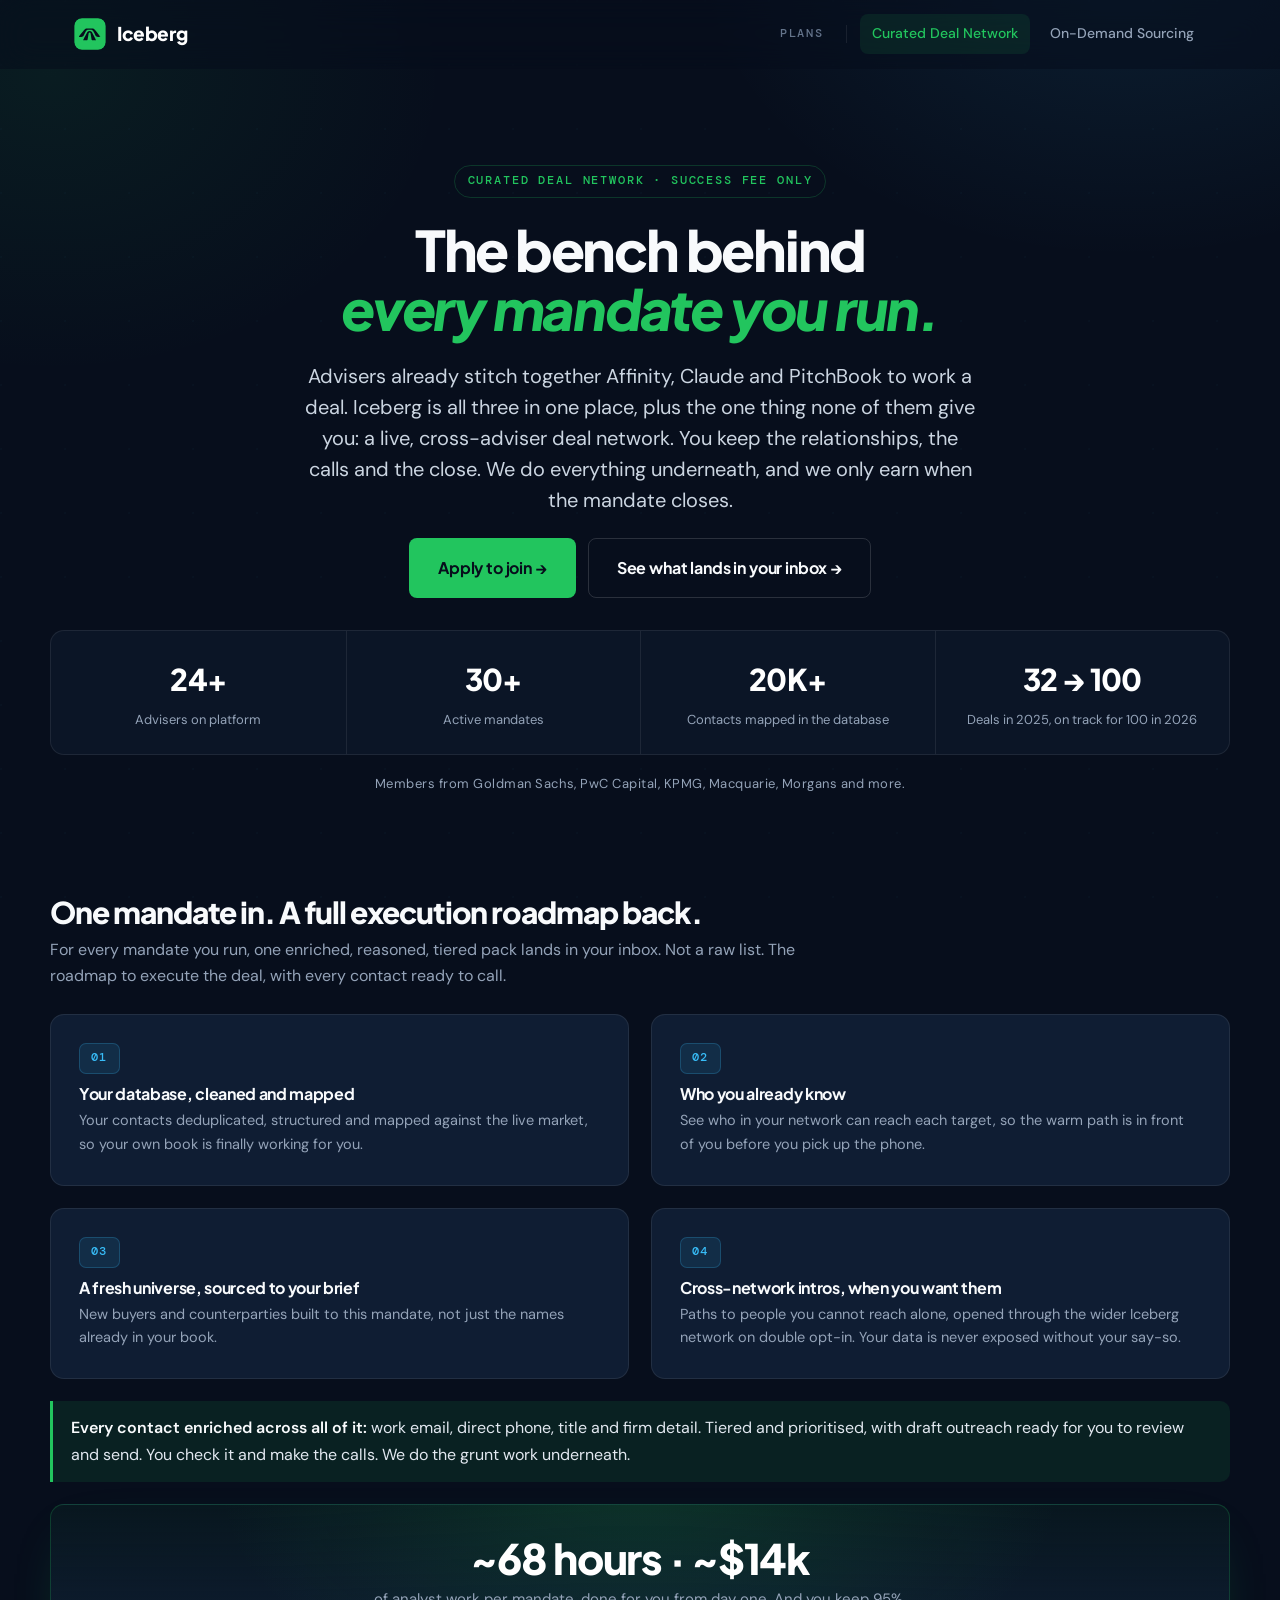
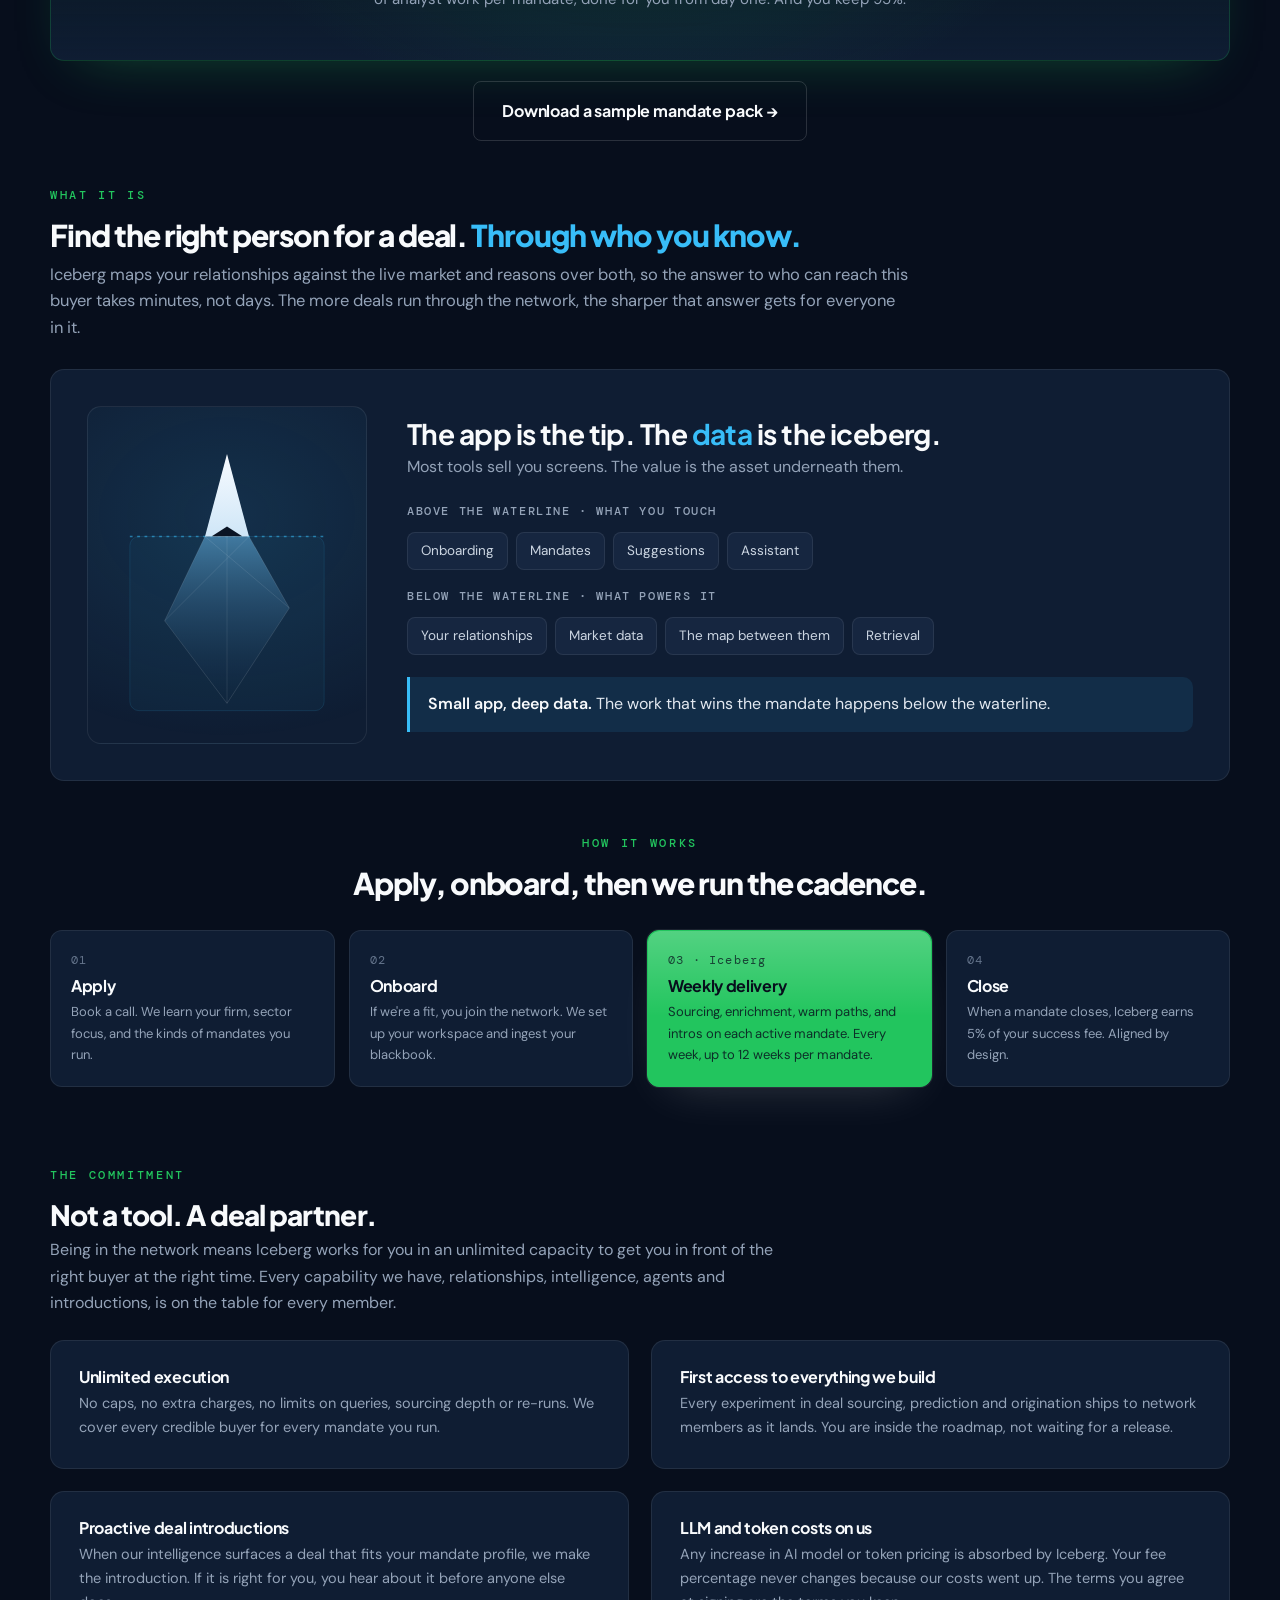
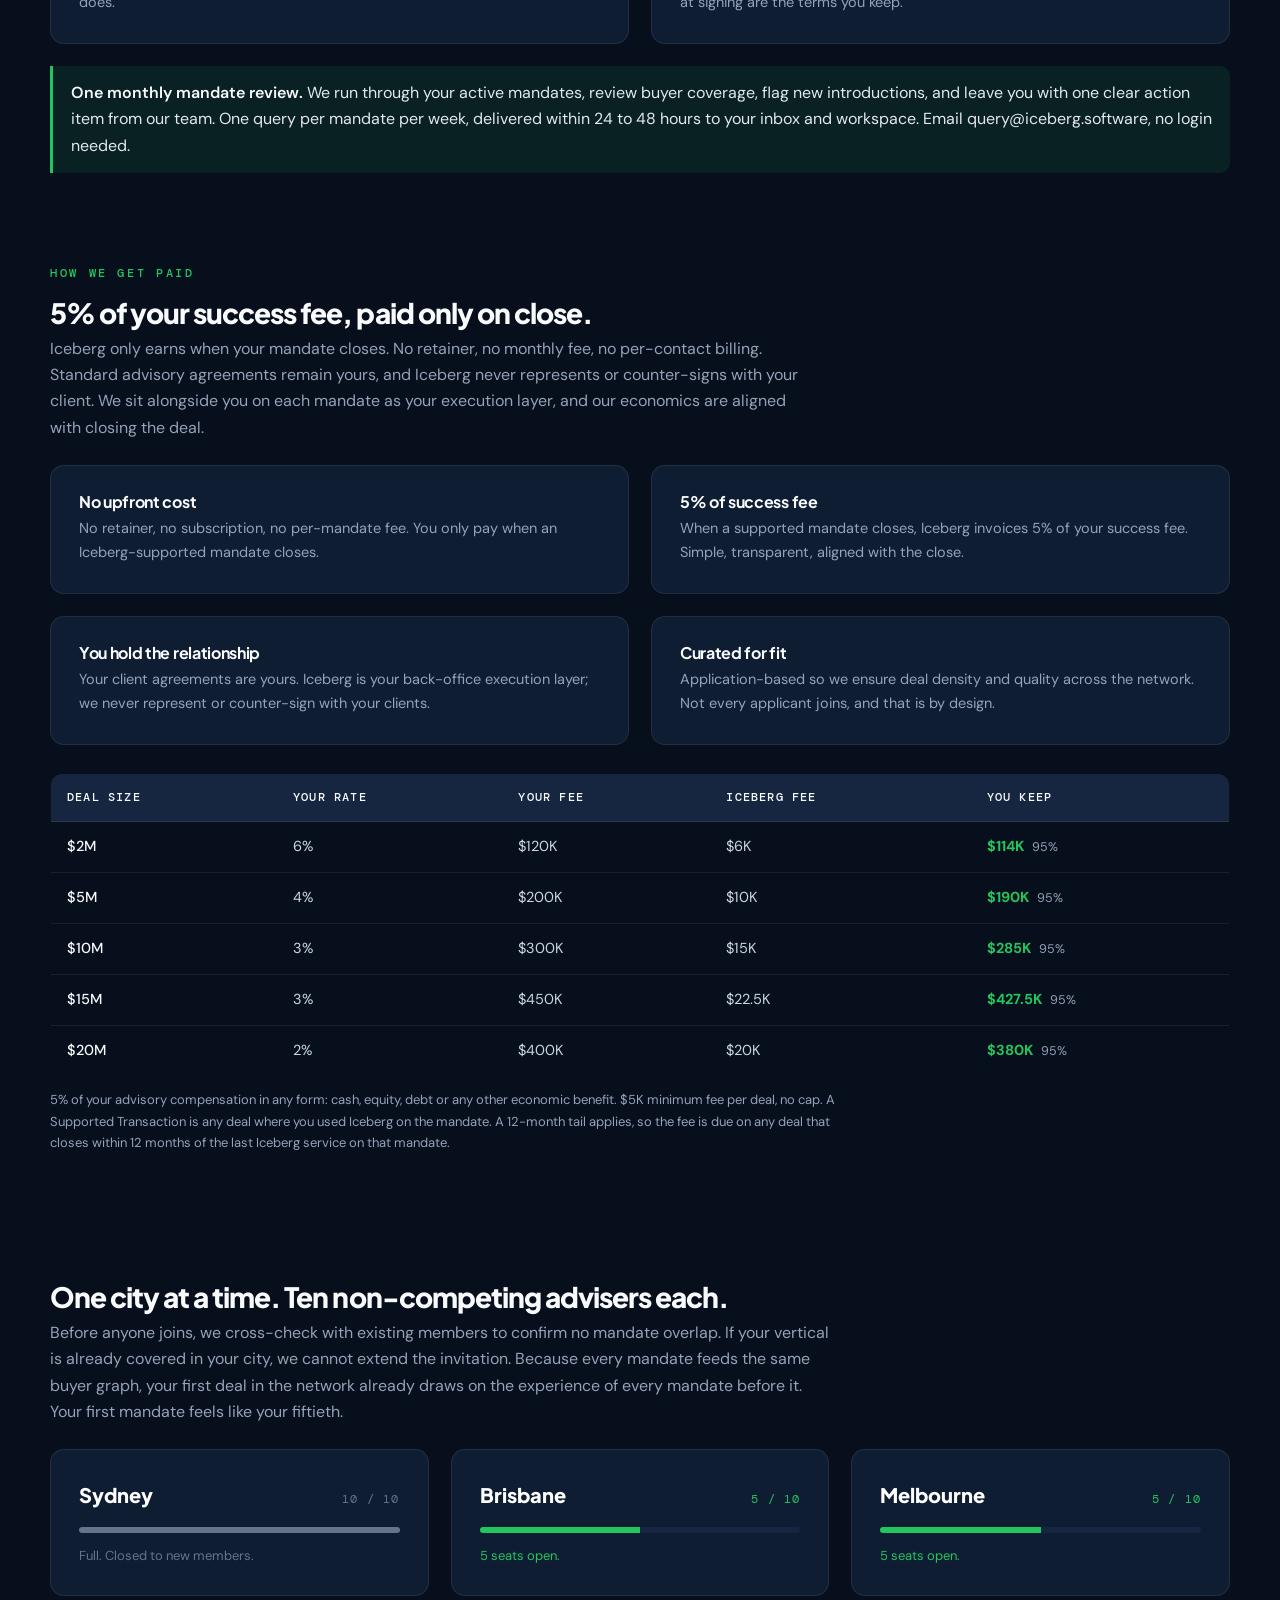
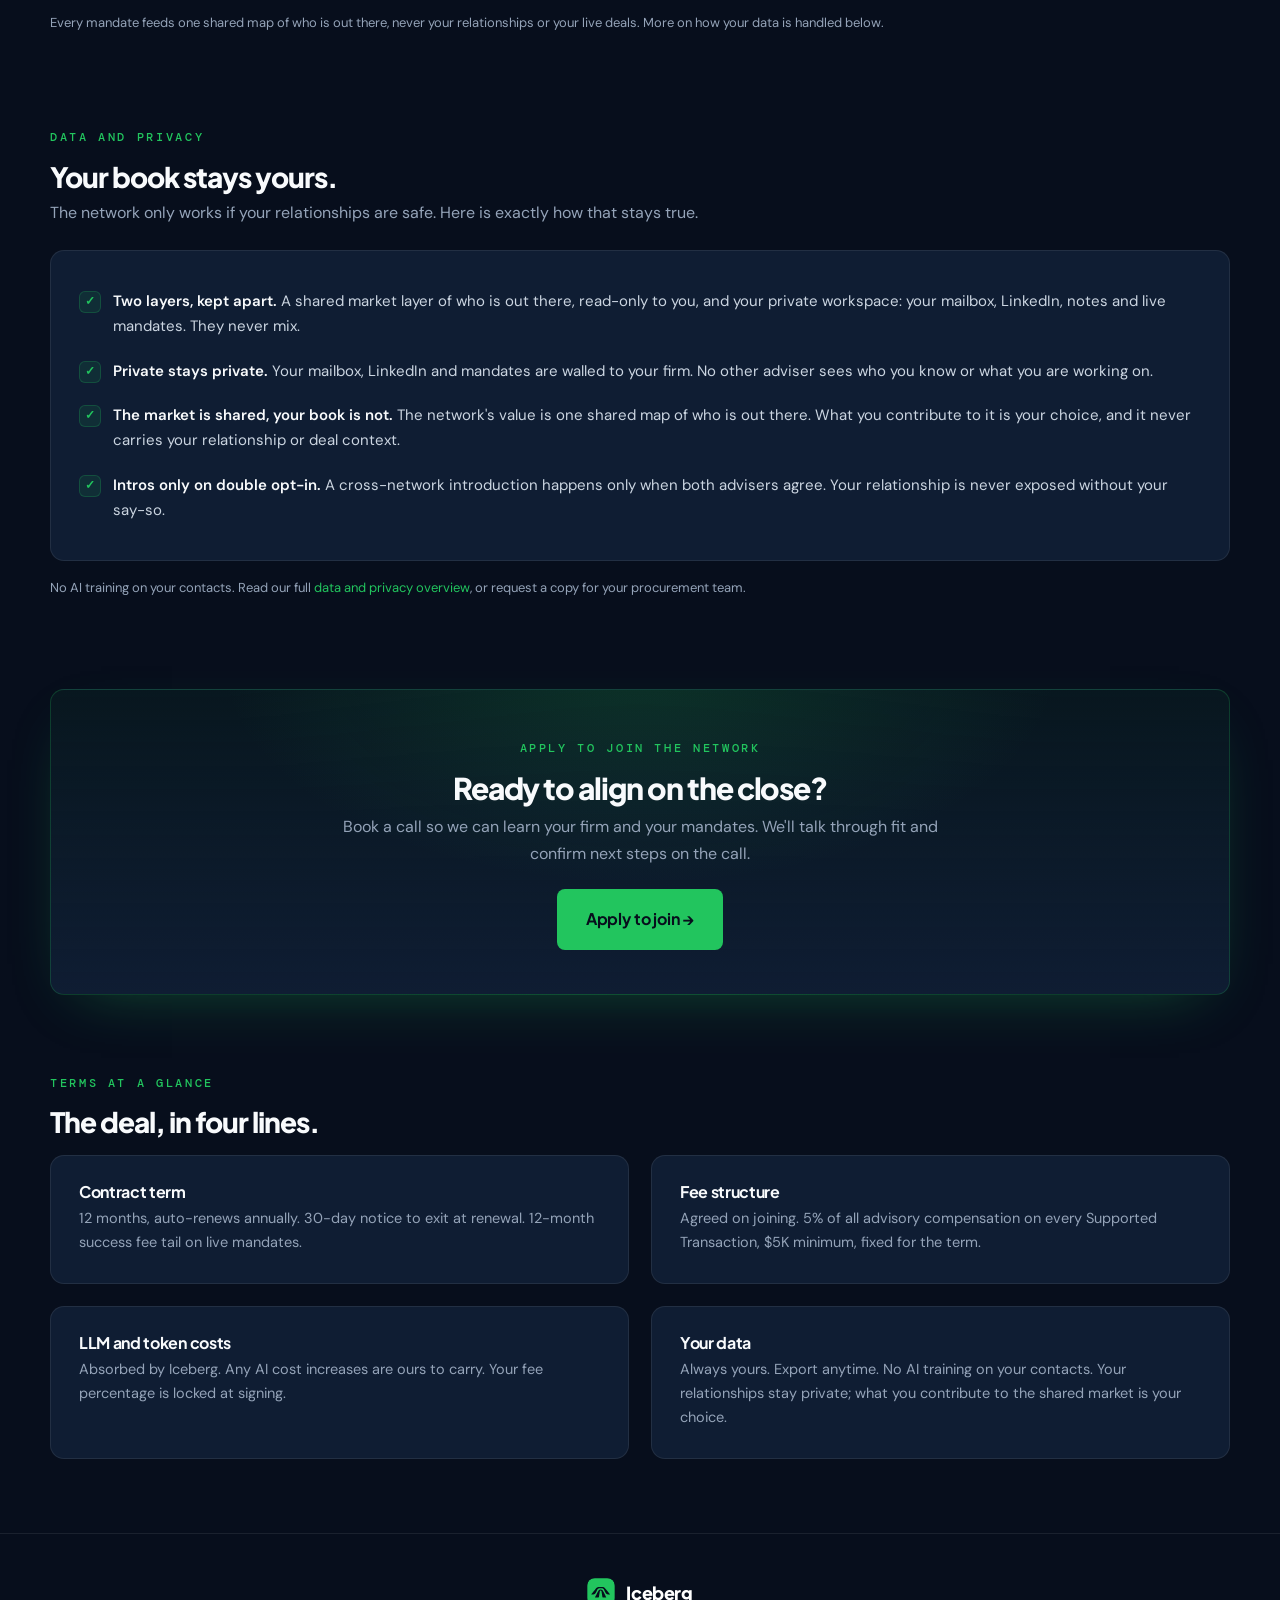
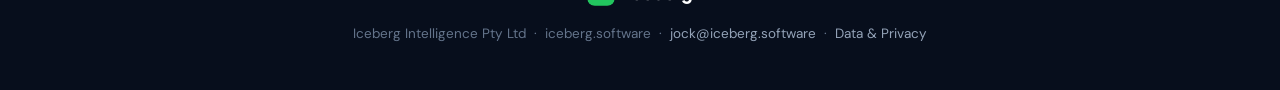
<file: curated-deal-network.html>
<!doctype html>
<html lang="en">
<head>
<meta charset="utf-8">
<meta name="viewport" content="width=device-width, initial-scale=1">
<title>Iceberg · Curated Deal Network</title>
<meta name="description" content="Curated Deal Network. Application-based. Iceberg delivers sourcing, enrichment, warm paths, and intros weekly across your mandates. Success fee only.">
<style>
/* ============================================================
   Iceberg — design system (per brand spec, March 2026)
   Navy dark theme · green primary · sky-blue secondary
   ============================================================ */

@import url('https://fonts.googleapis.com/css2?family=Plus+Jakarta+Sans:ital,wght@0,400;0,500;0,600;0,700;0,800;1,700&family=DM+Sans:wght@300;400;500&family=DM+Mono:wght@400;500&display=swap');

:root{
  /* background layers */
  --bg:#070E1C;
  --bg-2:#0B1526;
  --bg-3:#0F1D33;
  --panel:#0F1D33;
  --panel-2:#162640;
  --panel-3:#1E334F;
  /* accents */
  --green:#22C55E;
  --green-2:#4ADE80;
  --green-dim:rgba(34,197,94,.10);
  --green-border:rgba(34,197,94,.22);
  --cyan:#38BDF8;
  --blue:#38BDF8;
  --cyan-dim:rgba(56,189,248,.10);
  --lime:#DCFF8C;
  --red:#EF4444;
  --red-dim:rgba(239,68,68,.10);
  --red-border:rgba(239,68,68,.28);
  /* text */
  --text:#F8FAFC;
  --text-2:#E2E8F0;
  --text-3:#CBD5E1;
  --muted:#94A3B8;
  --muted-2:#64748B;
  /* lines */
  --line:rgba(255,255,255,.08);
  --line-2:rgba(255,255,255,.14);
  /* type */
  --font-head:'Plus Jakarta Sans',-apple-system,sans-serif;
  --font-body:'DM Sans',-apple-system,sans-serif;
  --font-mono:'DM Mono',ui-monospace,monospace;
  --radius:14px;
  --radius-sm:10px;
  --maxw:1180px;
}

*{box-sizing:border-box}
html{scroll-behavior:smooth}
body{
  margin:0;
  background:var(--bg);
  color:var(--text-2);
  font-family:var(--font-body);
  font-weight:400;
  font-size:16px;
  line-height:1.65;
  -webkit-font-smoothing:antialiased;
  background-image:
    radial-gradient(circle at 1px 1px, rgba(56,189,248,.025) 1px, transparent 0),
    radial-gradient(720px 520px at 88% -6%, rgba(56,189,248,.10), transparent 60%),
    radial-gradient(680px 520px at 4% 8%, rgba(34,197,94,.08), transparent 58%);
  background-size:64px 64px, 100% 100%, 100% 100%;
  background-attachment:fixed;
}

h1,h2,h3,h4{font-family:var(--font-head);color:var(--text);font-weight:800;line-height:1.06;letter-spacing:-.03em;margin:0}
h2{font-weight:800;letter-spacing:-.035em}
h3,h4{font-weight:700;letter-spacing:-.02em}
a{color:inherit;text-decoration:none}
p{margin:0 0 1rem}
strong{color:var(--text);font-weight:600}
.muted{color:var(--muted)}
.green{color:var(--green)}
.cyan,.blue{color:var(--cyan)}

.wrap{max-width:var(--maxw);margin:0 auto;padding:0 24px}
.section{padding:74px 0}
.center{text-align:center}

/* ---------- section label (DM Mono) ---------- */
.label{
  font-family:var(--font-mono);font-weight:500;font-size:12px;letter-spacing:.22em;text-transform:uppercase;
  color:var(--green);display:inline-block;margin-bottom:14px;
}
.eyebrow{
  display:inline-flex;align-items:center;gap:8px;font-family:var(--font-mono);font-weight:500;
  font-size:11.5px;letter-spacing:.16em;text-transform:uppercase;color:var(--green);
  padding:6px 13px;border:1px solid var(--green-border);border-radius:999px;background:transparent;
}

/* ---------- nav ---------- */
.nav{position:sticky;top:0;z-index:60;backdrop-filter:blur(16px);background:rgba(7,14,28,.55);border-bottom:1px solid transparent;transition:background .25s,border-color .25s}
body.scrolled .nav{background:rgba(7,14,28,.92);border-bottom-color:var(--line)}
.nav-inner{display:flex;align-items:center;justify-content:space-between;height:68px}
.brand{display:flex;align-items:center;gap:11px;font-family:var(--font-head);font-weight:800;font-size:19px;letter-spacing:-.02em;color:#fff}
.brand svg{display:block;border-radius:8px}
.nav-links{display:flex;align-items:center;gap:8px}
.nav-links a{color:var(--muted);font-weight:500;font-size:14px;padding:8px 12px;border-radius:8px;transition:.15s}
.nav-links a:hover{color:#fff}
.nav-cta{background:var(--green);color:#070E1C !important;font-weight:700 !important;padding:9px 16px !important}
.nav-cta:hover{background:var(--green-2)}
@media(max-width:820px){.nav-links a:not(.nav-cta){display:none}}

/* ---------- buttons (radius 8, green primary, navy text) ---------- */
.btn{
  display:inline-flex;align-items:center;justify-content:center;gap:8px;
  padding:13px 24px;border-radius:8px;font-family:var(--font-head);font-weight:700;font-size:15px;letter-spacing:-.01em;
  cursor:pointer;border:1px solid transparent;transition:transform .1s, background .15s, box-shadow .2s, border-color .15s;
}
.btn:active{transform:translateY(1px)}
.btn-primary{background:var(--green);color:#070E1C}
.btn-primary:hover{background:var(--green-2);box-shadow:0 12px 30px -10px rgba(34,197,94,.55)}
.btn-ghost{background:transparent;color:var(--text);border-color:var(--line-2)}
.btn-ghost:hover{border-color:var(--green);color:var(--green)}
.btn-block{width:100%}
.btn-lg{padding:16px 28px;font-size:16px}

/* ---------- tags / chips ---------- */
.tag{display:inline-block;font-family:var(--font-mono);font-size:11.5px;font-weight:500;letter-spacing:.12em;text-transform:uppercase;color:var(--green);background:var(--green-dim);border:1px solid var(--green-border);padding:5px 11px;border-radius:7px}
.tag-blue{color:var(--cyan);background:var(--cyan-dim);border-color:rgba(56,189,248,.22)}
.soon{font-family:var(--font-mono);font-size:10.5px;font-weight:500;letter-spacing:.1em;text-transform:uppercase;color:var(--muted-2);border:1px solid var(--line);padding:2px 7px;border-radius:6px;vertical-align:middle}
.badge-pop{position:absolute;top:-12px;left:50%;transform:translateX(-50%);font-family:var(--font-mono);font-size:11px;font-weight:500;letter-spacing:.12em;text-transform:uppercase;color:#070E1C;background:var(--green);padding:5px 14px;border-radius:999px;white-space:nowrap}

/* ---------- cards ---------- */
.card{background:var(--panel);border:1px solid var(--line);border-radius:var(--radius);padding:28px}
.card-2{background:var(--panel-2)}
.card-hl{border-color:var(--green-border);background:radial-gradient(600px 320px at 50% -10%,rgba(34,197,94,.16),transparent 70%),linear-gradient(180deg,rgba(34,197,94,.05),var(--panel));box-shadow:0 20px 60px -30px rgba(34,197,94,.4)}

/* accent line (3px green border) */
.accent{border-left:3px solid var(--green);background:var(--green-dim);border-radius:0 10px 10px 0;padding:14px 18px;margin:12px 0}
.accent.cyan-accent{border-left-color:var(--cyan);background:var(--cyan-dim)}

/* ---------- region toggle ---------- */
.region{display:inline-flex;background:var(--panel-2);border:1px solid var(--line);border-radius:10px;padding:4px;gap:3px}
.region button{appearance:none;border:0;cursor:pointer;background:transparent;color:var(--muted);font-family:var(--font-mono);font-weight:500;font-size:12.5px;letter-spacing:.04em;padding:7px 16px;border-radius:7px;transition:.15s}
.region button.active{background:var(--green);color:#070E1C}

/* ---------- tables ---------- */
.tbl{width:100%;border-collapse:collapse;border:1px solid var(--line);border-radius:12px;overflow:hidden;font-size:14.5px}
.tbl thead th{background:var(--panel-2);color:var(--text);font-family:var(--font-mono);font-weight:500;font-size:12px;letter-spacing:.1em;text-transform:uppercase;text-align:left;padding:14px 16px}
.tbl td{padding:13px 16px;border-top:1px solid var(--line);vertical-align:top;color:var(--text-3)}
.tbl tr td:first-child{color:var(--text);font-weight:500}
.tbl .note{font-size:12.5px;color:var(--muted)}
.tbl .yes{color:var(--green);font-weight:700}
.tbl .no{color:var(--muted-2)}

/* ---------- callout ---------- */
.callout{border:1px solid var(--cyan-dim);border-radius:12px;overflow:hidden;margin:22px 0;background:var(--bg-2)}
.callout .head{font-family:var(--font-mono);font-weight:500;letter-spacing:.12em;text-transform:uppercase;font-size:12px;background:var(--cyan-dim);color:var(--cyan);padding:11px 16px;border-bottom:1px solid var(--cyan-dim)}
.callout .body{padding:16px;font-size:14.5px;color:var(--muted)}

/* ---------- feature rows ---------- */
.feature{display:grid;grid-template-columns:210px 1fr;gap:18px;padding:18px 0;border-top:1px solid var(--line)}
.feature:first-child{border-top:0}
.feature h4{font-size:16px;margin:0 0 2px;color:var(--text)}
.feature p{margin:0;color:var(--muted);font-size:14.5px}
@media(max-width:640px){.feature{grid-template-columns:1fr;gap:4px}}

/* ---------- list with marks ---------- */
.marks{list-style:none;margin:0;padding:0}
.marks li{display:flex;gap:12px;padding:10px 0;color:var(--text-3);font-size:15px;align-items:flex-start}
.marks li .m{flex:0 0 auto;width:22px;height:22px;border-radius:6px;display:grid;place-items:center;font-size:12px;font-weight:700;margin-top:2px}
.marks li .m.ok{background:var(--green-dim);color:var(--green);border:1px solid var(--green-border)}
.marks li .m.no{background:var(--red-dim);color:var(--red);border:1px solid var(--red-border)}
.marks li strong{color:var(--text)}

/* ---------- pipeline (where Iceberg fits) ---------- */
.pipe{display:grid;grid-template-columns:repeat(4,1fr);gap:14px}
.pipe .step{background:var(--panel);border:1px solid var(--line);border-radius:12px;padding:20px;position:relative}
.pipe .step .n{font-family:var(--font-mono);font-size:12px;color:var(--muted-2);letter-spacing:.1em}
.pipe .step h4{font-size:16px;margin:8px 0 6px}
.pipe .step p{font-size:13px;color:var(--muted);margin:0}
.pipe .step.on{border-color:var(--green);background:var(--green);position:relative;overflow:hidden;box-shadow:0 18px 50px -22px rgba(255,255,255,.20),0 0 0 1px rgba(255,255,255,.08)}
.pipe .step.on::before{content:"";position:absolute;inset:0;background:linear-gradient(180deg,rgba(255,255,255,.22),rgba(255,255,255,0) 55%);pointer-events:none;border-radius:inherit}
.pipe .step.on>*{position:relative;z-index:1}
.pipe .step.on .n{color:rgba(7,14,28,.72)}
.pipe .step.on h4{color:#070E1C}
.pipe .step.on p{color:rgba(7,14,28,.82)}
@media(max-width:860px){.pipe{grid-template-columns:1fr 1fr}}
@media(max-width:520px){.pipe{grid-template-columns:1fr}}

/* ---------- stats ---------- */
.stats{display:grid;grid-template-columns:repeat(4,1fr);gap:0;border:1px solid var(--line);border-radius:14px;overflow:hidden;background:var(--bg-2)}
.stats .stat{padding:24px;text-align:center;border-left:1px solid var(--line)}
.stats .stat:first-child{border-left:0}
.stats .stat .v{font-family:var(--font-head);font-weight:800;font-size:30px;color:#fff;letter-spacing:-.02em}
.stats .stat .k{font-size:13px;color:var(--muted);margin-top:4px}
@media(max-width:760px){.stats{grid-template-columns:1fr 1fr}.stats .stat:nth-child(odd){border-left:0}.stats .stat:nth-child(n+3){border-top:1px solid var(--line)}}

/* ---------- pricing cards ---------- */
.price-grid{display:grid;grid-template-columns:1fr 1fr;gap:24px;max-width:880px;margin:0 auto}
@media(max-width:720px){.price-grid{grid-template-columns:1fr}}
.pcard{background:var(--panel);border:1px solid var(--line);border-radius:var(--radius);padding:26px;display:flex;flex-direction:column;position:relative}
.pcard.pop{border-color:var(--green);background:var(--green);position:relative;overflow:hidden}
.pcard.pop::before{content:"";position:absolute;inset:0;background:linear-gradient(180deg,rgba(255,255,255,.20),rgba(255,255,255,0) 50%);pointer-events:none;border-radius:inherit}
.pcard.pop>*{position:relative;z-index:1}
.pcard.pop .pname{color:rgba(7,14,28,.78)}
.pcard.pop .pwho{color:rgba(7,14,28,.75)}
.pcard.pop .pprice{color:#070E1C}
.pcard.pop .pprice .per{color:rgba(7,14,28,.7)}
.pcard.pop .pfeat li{color:rgba(7,14,28,.88);border-top-color:rgba(7,14,28,.12)}
.pcard.pop .pfeat li:first-child{border-top:0}
.pcard.pop .pfeat li::before{background:#070E1C}
.pcard.pop .badge-pop{background:#070E1C;color:var(--green)}
.pcard.pop .btn-primary{background:#070E1C;color:var(--green)}
.pcard.pop .btn-primary:hover{background:#0B1526;box-shadow:0 12px 30px -10px rgba(0,0,0,.55)}
.pcard.pop .btn-ghost{color:#070E1C;border-color:rgba(7,14,28,.3)}
.pcard.pop .btn-ghost:hover{border-color:#070E1C;color:#070E1C}
.pcard .pname{font-family:var(--font-mono);font-size:12px;letter-spacing:.14em;text-transform:uppercase;color:var(--green)}
.pcard .pwho{color:var(--muted);font-size:13px;min-height:34px;margin-top:6px}
.pcard .pprice{font-family:var(--font-head);font-weight:800;font-size:38px;color:#fff;letter-spacing:-.03em;margin-top:10px}
.pcard .pprice .per{font-size:15px;color:var(--muted);font-weight:500;letter-spacing:0}
.pcard .pfeat{list-style:none;margin:18px 0;padding:0;flex:1}
.pcard .pfeat li{display:flex;gap:10px;font-size:14px;color:var(--text-3);padding:7px 0;border-top:1px solid var(--line)}
.pcard .pfeat li:first-child{border-top:0}
.pcard .pfeat li::before{content:'';flex:0 0 auto;width:7px;height:7px;border-radius:2px;background:var(--green);margin-top:7px}

/* ---------- hero ---------- */
.hero{padding:96px 0 56px;text-align:center;position:relative}
.hero h1{font-size:clamp(38px,6vw,64px);letter-spacing:-.04em;margin:22px 0 0;font-weight:800}
.hero .sub{font-size:clamp(17px,2.2vw,20px);color:var(--text-3);max-width:680px;margin:22px auto 0;line-height:1.55}

/* ---------- footer ---------- */
.footer{border-top:1px solid var(--line);padding:44px 0;text-align:center;color:var(--muted-2);font-size:13.5px;background:var(--bg)}
.footer .brand{justify-content:center;margin-bottom:16px;font-size:18px;color:#fff}
.footer a{color:var(--muted)}
.footer a:hover{color:var(--green)}

/* ---------- layout helpers ---------- */
.grid{display:grid;gap:22px}
.grid-2{grid-template-columns:1fr 1fr}
@media(max-width:760px){.grid-2{grid-template-columns:1fr}}
hr.div{border:0;border-top:1px solid var(--line);margin:40px 0}
.price-big{font-family:var(--font-head);font-weight:800;font-size:42px;color:#fff;line-height:1;letter-spacing:-.03em}
.price-sub{color:var(--muted);font-size:14px;margin-top:6px}

/* ---------- reveal ---------- */
.reveal{opacity:0;transform:translateY(18px);transition:opacity .7s cubic-bezier(.2,.7,.2,1), transform .7s cubic-bezier(.2,.7,.2,1)}
.reveal.in{opacity:1;transform:none}

/* details / terms */
details.terms{border:1px solid var(--line);border-radius:12px;padding:0 18px;background:var(--bg-2);margin-top:10px}
details.terms summary{cursor:pointer;padding:16px 0;font-family:var(--font-head);font-weight:700;color:var(--text);list-style:none}
details.terms summary::-webkit-details-marker{display:none}
details.terms summary::after{content:'+';float:right;color:var(--green);font-size:20px;line-height:1}
details.terms[open] summary::after{content:'–'}
details.terms .terms-body{padding-bottom:18px;color:var(--muted);font-size:14px}
details.terms .terms-body p{margin-bottom:12px}
details.terms .terms-body strong{color:var(--text-3)}

.problem-col strong{color:var(--red)}
.answer-col strong{color:var(--green)}

.nav-links a.active{color:var(--green);background:rgba(34,197,94,.10)}

.nav-links a.nav-plans{font-family:var(--font-mono);font-size:11.5px;letter-spacing:.16em;text-transform:uppercase;color:var(--muted-2);padding:7px 14px;margin-right:14px;border-radius:7px;position:relative;transition:.15s}
.nav-links a.nav-plans::after{content:"";position:absolute;right:-9px;top:50%;transform:translateY(-50%);width:1px;height:18px;background:var(--line)}
.nav-links a.nav-plans:hover{color:var(--green);background:transparent}
.nav-links a.nav-plans.active{color:#070E1C;background:var(--green)}
.nav-links a.nav-plans.active:hover{color:#070E1C;background:var(--green-2)}
.pcard{transition:background .3s ease,border-color .3s ease,transform .2s ease,box-shadow .3s ease;cursor:pointer}
.pcard:hover{transform:translateY(-3px);border-color:var(--line-2);box-shadow:0 12px 32px -16px rgba(0,0,0,.55)}
.pcard.pop:hover{transform:translateY(-3px);box-shadow:0 14px 36px -14px rgba(34,197,94,.35)}
.pcard .pname,.pcard .pwho,.pcard .pprice,.pcard .pprice .per,.pcard .pfeat li{transition:color .3s ease,border-top-color .3s ease}
.pcard .pfeat li::before{transition:background .3s ease}
.pcard .badge-pop{transition:background .3s ease,color .3s ease}
.pcard .btn-primary,.pcard .btn-ghost{transition:background .15s ease,color .15s ease,border-color .15s ease,box-shadow .2s ease,transform .12s ease}
.pipe .step{transition:background .3s ease,border-color .3s ease,transform .2s ease,box-shadow .3s ease}
.pipe .step:hover{transform:translateY(-2px);border-color:var(--line-2)}
.pipe .step.on:hover{transform:translateY(-2px);box-shadow:0 22px 56px -22px rgba(255,255,255,.22),0 0 0 1px rgba(255,255,255,.08)}
@keyframes pulse-pop{0%{transform:scale(1)}50%{transform:scale(1.07)}100%{transform:scale(1)}}
.pulse-anim{animation:pulse-pop .26s ease}

.pcard .pfrom{font-size:17px;font-weight:500;color:var(--muted);margin-right:2px}
.pcard .prate{font-family:var(--font-body);font-size:17px;font-weight:500;color:var(--muted);letter-spacing:0;margin-left:6px}
.pcard .punit-bot{font-family:var(--font-body);font-size:14px;font-weight:500;color:var(--muted);letter-spacing:0;line-height:1.35;margin-top:8px}
.pcard.pop .pfrom{color:rgba(7,14,28,.65)}
.pcard.pop .prate{color:rgba(7,14,28,.65)}
.pcard.pop .punit-bot{color:rgba(7,14,28,.7)}
.pcard .pfeat{margin-top:20px}

/* ---------- iceberg block ---------- */
.ice{display:grid;grid-template-columns:280px 1fr;gap:40px;align-items:center}
@media(max-width:760px){.ice{grid-template-columns:1fr;gap:28px;text-align:center}}
.ice-vis{background:radial-gradient(420px 320px at 50% 32%,rgba(56,189,248,.12),transparent 70%);border:1px solid var(--line);border-radius:14px;padding:18px;display:grid;place-items:center}
.ice-zone{margin-top:18px}
.ice-zone:first-of-type{margin-top:0}
.ice-cap{display:block;font-family:var(--font-mono);font-weight:500;font-size:11.5px;letter-spacing:.14em;text-transform:uppercase;color:var(--muted);margin-bottom:10px}
.ice-chips{display:flex;flex-wrap:wrap;gap:8px}
@media(max-width:760px){.ice-chips{justify-content:center}}
.ice-chip{font-size:13.5px;color:var(--text-3);background:var(--panel-2);border:1px solid var(--line);border-radius:8px;padding:7px 13px}
.ice-h{font-size:clamp(22px,2.6vw,28px);margin:0 0 6px}

/* ---------- enterprise grid (match on-demand) ---------- */
.ent-grid{display:grid;grid-template-columns:1fr 1fr;gap:28px 38px}
.ent-item h4{font-family:var(--font-head);font-size:15.5px;color:var(--text);margin:0 0 6px;letter-spacing:-.01em}
.ent-item p{font-size:14px;color:var(--muted);margin:0;line-height:1.6}
@media(max-width:760px){.ent-grid{grid-template-columns:1fr;gap:22px}}
</style>
</head>
<body>

<nav class="nav">
  <div class="wrap nav-inner">
    <a class="brand" href="index.html">
      <svg width="32" height="32" viewBox="0 0 42 43" fill="none" xmlns="http://www.w3.org/2000/svg"><rect y="0.5" width="42" height="42" rx="10" fill="#22C55E"/><path fill-rule="evenodd" clip-rule="evenodd" d="M31.0736 20.271C28.9146 17.5524 26.847 15.1037 26.4795 14.8296C26.1118 14.5554 25.4715 14.2557 25.0563 14.1636C24.0704 13.9447 16.8718 13.9458 15.8844 14.165C15.4659 14.2579 14.7919 14.5929 14.3866 14.9094C13.7597 15.399 6.34604 24.5298 6.01428 25.2207C5.91534 25.4271 6.27773 25.4523 8.79424 25.4144L9.24488 25.4076C10.7448 25.3851 12.1061 24.5252 12.7707 23.1804L14.0342 20.6241L15.2793 18.105C15.9535 16.7408 17.3434 15.8773 18.8652 15.8773L20.4736 15.8773L22.082 15.8773C23.6037 15.8773 24.9936 16.7408 25.6679 18.105L26.913 20.6241L28.1766 23.1807C28.8412 24.5253 30.2022 25.3852 31.7019 25.4079L32.1297 25.4144C33.7087 25.4382 35.0004 25.4029 35 25.3359C34.9996 25.2689 33.2328 22.9897 31.0736 20.271ZM26.4993 24.4016C25.0747 21.5383 23.7015 18.9719 23.4479 18.6987C22.1165 17.264 18.8314 17.278 17.4824 18.724C17.0505 19.1869 11.8359 29.4621 11.8359 29.8501C11.8359 29.9383 13.0012 30 14.6692 30C17.1997 30 17.5128 29.9707 17.5994 29.7254C17.6528 29.5744 18.0758 27.1734 18.5393 24.3902L19.203 20.406C19.3064 19.7848 19.8438 19.3295 20.4736 19.3295C21.1033 19.3295 21.6407 19.7848 21.7442 20.406L22.4078 24.3902C22.8713 27.1734 23.2944 29.5744 23.3478 29.7254C23.4343 29.9707 23.7474 30 26.2779 30C28.4195 30 29.1087 29.9521 29.1005 29.8039C29.0946 29.6961 27.924 27.2649 26.4993 24.4016Z" fill="#070E1C"/></svg>
      Iceberg
    </a>
    <div class="nav-links">
      <a href="pricing.html" class="nav-plans">Plans</a>
      <a href="curated-deal-network.html" class="active">Curated Deal Network</a>
      <a href="on-demand.html">On-Demand Sourcing</a>
    </div>
  </div>
</nav>

<header class="hero wrap" style="padding-bottom:24px">
  <span class="eyebrow reveal">Curated Deal Network · Success fee only</span>
  <h1 class="reveal" style="font-size:clamp(34px,5.6vw,56px)">The bench behind<br><em style="color:var(--green);font-style:italic">every mandate you run.</em></h1>
  <p class="sub reveal">Advisers already stitch together Affinity, Claude and PitchBook to work a deal. Iceberg is all three in one place, plus the one thing none of them give you: a live, cross-adviser deal network. You keep the relationships, the calls and the close. We do everything underneath, and we only earn when the mandate closes.</p>
  <div class="reveal" style="display:flex;gap:12px;justify-content:center;align-items:center;flex-wrap:wrap;margin-top:22px">
    <a class="btn btn-primary btn-lg" href="https://meetings.hubspot.com/jfairweather" target="_blank" rel="noopener">Apply to join →</a>
    <a class="btn btn-ghost btn-lg" href="#pack">See what lands in your inbox →</a>
  </div>
</header>

<section class="section wrap" style="padding-top:8px;padding-bottom:0">
  <div class="stats reveal">
    <div class="stat"><div class="v">24+</div><div class="k">Advisers on platform</div></div>
    <div class="stat"><div class="v">30+</div><div class="k">Active mandates</div></div>
    <div class="stat"><div class="v">20K+</div><div class="k">Contacts mapped in the database</div></div>
    <div class="stat"><div class="v">32 → 100</div><div class="k">Deals in 2025, on track for 100 in 2026</div></div>
  </div>
  <p class="muted center reveal" style="font-size:13px;letter-spacing:.04em;margin-top:18px">Members from Goldman Sachs, PwC Capital, KPMG, Macquarie, Morgans and more.</p>
</section>

<section class="section wrap" id="pack" style="padding-top:48px;padding-bottom:0">
  <span class="label reveal">What you get back</span>
  <h2 class="reveal" style="font-size:30px;margin-bottom:8px">One mandate in. A full execution roadmap back.</h2>
  <p class="muted reveal" style="max-width:780px">For every mandate you run, one enriched, reasoned, tiered pack lands in your inbox. Not a raw list. The roadmap to execute the deal, with every contact ready to call.</p>

  <div class="grid grid-2 reveal" style="margin-top:24px">
    <div class="card">
      <span class="tag tag-blue" style="margin-bottom:12px">01</span>
      <h4 style="margin-bottom:6px">Your database, cleaned and mapped</h4>
      <p class="muted" style="font-size:14.5px;margin:0">Your contacts deduplicated, structured and mapped against the live market, so your own book is finally working for you.</p>
    </div>
    <div class="card">
      <span class="tag tag-blue" style="margin-bottom:12px">02</span>
      <h4 style="margin-bottom:6px">Who you already know</h4>
      <p class="muted" style="font-size:14.5px;margin:0">See who in your network can reach each target, so the warm path is in front of you before you pick up the phone.</p>
    </div>
    <div class="card">
      <span class="tag tag-blue" style="margin-bottom:12px">03</span>
      <h4 style="margin-bottom:6px">A fresh universe, sourced to your brief</h4>
      <p class="muted" style="font-size:14.5px;margin:0">New buyers and counterparties built to this mandate, not just the names already in your book.</p>
    </div>
    <div class="card">
      <span class="tag tag-blue" style="margin-bottom:12px">04</span>
      <h4 style="margin-bottom:6px">Cross-network intros, when you want them</h4>
      <p class="muted" style="font-size:14.5px;margin:0">Paths to people you cannot reach alone, opened through the wider Iceberg network on double opt-in. Your data is never exposed without your say-so.</p>
    </div>
  </div>

  <div class="accent reveal" style="margin-top:22px">
    <strong>Every contact enriched across all of it:</strong> work email, direct phone, title and firm detail. Tiered and prioritised, with draft outreach ready for you to review and send. You check it and make the calls. We do the grunt work underneath.
  </div>

  <div class="card card-hl reveal" style="margin-top:22px;text-align:center;padding:32px 28px">
    <div class="price-big">~68 hours · ~$14k</div>
    <p class="price-sub" style="font-size:15px;margin-top:8px">of analyst work per mandate, done for you from day one. And you keep 95%.</p>
  </div>
  <div class="reveal" style="text-align:center;margin-top:20px"><a class="btn btn-ghost btn-lg" href="Iceberg-Sample-Mandate-Pack.xlsx" download>Download a sample mandate pack →</a></div>
</section>

<section class="section wrap" style="padding-top:40px;padding-bottom:0">
  <span class="label reveal">What it is</span>
  <h2 class="reveal" style="font-size:30px;margin-bottom:10px">Find the right person for a deal. <span class="cyan">Through who you know.</span></h2>
  <p class="muted reveal" style="max-width:860px;font-size:16.5px;line-height:1.6">Iceberg maps your relationships against the live market and reasons over both, so the answer to who can reach this buyer takes minutes, not days. The more deals run through the network, the sharper that answer gets for everyone in it.</p>

  <div class="card reveal" style="margin-top:28px;padding:36px">
    <div class="ice">
      <div class="ice-vis">
        <svg width="220" height="300" viewBox="0 0 240 320" fill="none" xmlns="http://www.w3.org/2000/svg" role="img" aria-label="Iceberg: a small tip above the waterline, a large mass below">
          <defs>
            <linearGradient id="iceTip" x1="0" y1="0" x2="0" y2="1">
              <stop offset="0" stop-color="#F8FBFF"/>
              <stop offset="1" stop-color="#CFE6F7"/>
            </linearGradient>
            <linearGradient id="iceBody" x1="0" y1="0" x2="0" y2="1">
              <stop offset="0" stop-color="#5FA8D6" stop-opacity="0.6"/>
              <stop offset="1" stop-color="#0B1F3A" stop-opacity="0.12"/>
            </linearGradient>
          </defs>
          <rect x="14" y="118" width="212" height="190" rx="10" fill="rgba(56,189,248,0.04)" stroke="rgba(56,189,248,0.14)"/>
          <line x1="14" y1="118" x2="226" y2="118" stroke="rgba(56,189,248,0.55)" stroke-width="1.5" stroke-dasharray="3 5"/>
          <polygon points="120,28 96,118 144,118" fill="url(#iceTip)"/>
          <polygon points="103,118 120,107 137,118" fill="#0B1424"/>
          <polygon points="96,118 144,118 188,196 120,300 52,210" fill="url(#iceBody)" stroke="rgba(255,255,255,0.12)" stroke-width="1"/>
          <path d="M120 118 L120 300 M96 118 L188 196 M144 118 L52 210" stroke="rgba(255,255,255,0.10)" stroke-width="1" fill="none"/>
        </svg>
      </div>
      <div>
        <h3 class="ice-h">The app is the tip. The <span class="cyan">data</span> is the iceberg.</h3>
        <p class="muted" style="margin:0 0 22px;max-width:560px">Most tools sell you screens. The value is the asset underneath them.</p>
        <div class="ice-zone">
          <span class="ice-cap">Above the waterline · what you touch</span>
          <div class="ice-chips">
            <span class="ice-chip">Onboarding</span>
            <span class="ice-chip">Mandates</span>
            <span class="ice-chip">Suggestions</span>
            <span class="ice-chip">Assistant</span>
          </div>
        </div>
        <div class="ice-zone">
          <span class="ice-cap">Below the waterline · what powers it</span>
          <div class="ice-chips">
            <span class="ice-chip">Your relationships</span>
            <span class="ice-chip">Market data</span>
            <span class="ice-chip">The map between them</span>
            <span class="ice-chip">Retrieval</span>
          </div>
        </div>
        <div class="accent cyan-accent" style="margin:22px 0 0"><strong>Small app, deep data.</strong> The work that wins the mandate happens below the waterline.</div>
      </div>
    </div>
  </div>
</section>

<section class="section wrap" id="how" style="padding-top:48px">
  <div class="center" style="margin-bottom:30px">
    <span class="label reveal">How it works</span>
    <h2 class="reveal" style="font-size:30px">Apply, onboard, then we run the cadence.</h2>
  </div>
  <div class="pipe reveal" style="grid-template-columns:repeat(4,1fr)">
    <div class="step"><div class="n">01</div><h4>Apply</h4><p>Book a call. We learn your firm, sector focus, and the kinds of mandates you run.</p></div>
    <div class="step"><div class="n">02</div><h4>Onboard</h4><p>If we're a fit, you join the network. We set up your workspace and ingest your blackbook.</p></div>
    <div class="step on"><div class="n">03 · Iceberg</div><h4>Weekly delivery</h4><p>Sourcing, enrichment, warm paths, and intros on each active mandate. Every week, up to 12 weeks per mandate.</p></div>
    <div class="step"><div class="n">04</div><h4>Close</h4><p>When a mandate closes, Iceberg earns 5% of your success fee. Aligned by design.</p></div>
  </div>
</section>

<section class="section wrap" style="padding-top:0">
  <span class="label reveal">The commitment</span>
  <h2 class="reveal" style="font-size:28px;margin-bottom:8px">Not a tool. A deal partner.</h2>
  <p class="muted reveal" style="max-width:760px">Being in the network means Iceberg works for you in an unlimited capacity to get you in front of the right buyer at the right time. Every capability we have, relationships, intelligence, agents and introductions, is on the table for every member.</p>
  <div class="grid grid-2 reveal" style="margin-top:24px">
    <div class="card">
      <h4 style="margin-bottom:6px">Unlimited execution</h4>
      <p class="muted" style="font-size:14.5px;margin:0">No caps, no extra charges, no limits on queries, sourcing depth or re-runs. We cover every credible buyer for every mandate you run.</p>
    </div>
    <div class="card">
      <h4 style="margin-bottom:6px">First access to everything we build</h4>
      <p class="muted" style="font-size:14.5px;margin:0">Every experiment in deal sourcing, prediction and origination ships to network members as it lands. You are inside the roadmap, not waiting for a release.</p>
    </div>
    <div class="card">
      <h4 style="margin-bottom:6px">Proactive deal introductions</h4>
      <p class="muted" style="font-size:14.5px;margin:0">When our intelligence surfaces a deal that fits your mandate profile, we make the introduction. If it is right for you, you hear about it before anyone else does.</p>
    </div>
    <div class="card">
      <h4 style="margin-bottom:6px">LLM and token costs on us</h4>
      <p class="muted" style="font-size:14.5px;margin:0">Any increase in AI model or token pricing is absorbed by Iceberg. Your fee percentage never changes because our costs went up. The terms you agree at signing are the terms you keep.</p>
    </div>
  </div>
  <div class="accent reveal" style="margin-top:22px">
    <strong>One monthly mandate review.</strong> We run through your active mandates, review buyer coverage, flag new introductions, and leave you with one clear action item from our team. One query per mandate per week, delivered within 24 to 48 hours to your inbox and workspace. Email query@iceberg.software, no login needed.
  </div>
</section>

<section class="section wrap" style="padding-top:0">
  <span class="label reveal">How we get paid</span>
  <h2 class="reveal" style="font-size:28px;margin-bottom:8px">5% of your success fee, paid only on close.</h2>
  <p class="muted reveal" style="max-width:760px">Iceberg only earns when your mandate closes. No retainer, no monthly fee, no per-contact billing. Standard advisory agreements remain yours, and Iceberg never represents or counter-signs with your client. We sit alongside you on each mandate as your execution layer, and our economics are aligned with closing the deal.</p>
  <div class="grid grid-2 reveal" style="margin-top:24px">
    <div class="card">
      <h4 style="margin-bottom:6px">No upfront cost</h4>
      <p class="muted" style="font-size:14.5px;margin:0">No retainer, no subscription, no per-mandate fee. You only pay when an Iceberg-supported mandate closes.</p>
    </div>
    <div class="card">
      <h4 style="margin-bottom:6px">5% of success fee</h4>
      <p class="muted" style="font-size:14.5px;margin:0">When a supported mandate closes, Iceberg invoices 5% of your success fee. Simple, transparent, aligned with the close.</p>
    </div>
    <div class="card">
      <h4 style="margin-bottom:6px">You hold the relationship</h4>
      <p class="muted" style="font-size:14.5px;margin:0">Your client agreements are yours. Iceberg is your back-office execution layer; we never represent or counter-sign with your clients.</p>
    </div>
    <div class="card">
      <h4 style="margin-bottom:6px">Curated for fit</h4>
      <p class="muted" style="font-size:14.5px;margin:0">Application-based so we ensure deal density and quality across the network. Not every applicant joins, and that is by design.</p>
    </div>
  </div>

  <div class="reveal" style="margin-top:28px">
    <table class="tbl">
      <thead>
        <tr><th>Deal size</th><th>Your rate</th><th>Your fee</th><th>Iceberg fee</th><th>You keep</th></tr>
      </thead>
      <tbody>
        <tr><td>$2M</td><td>6%</td><td>$120K</td><td>$6K</td><td><span class="yes">$114K</span> &nbsp;<span class="note">95%</span></td></tr>
        <tr><td>$5M</td><td>4%</td><td>$200K</td><td>$10K</td><td><span class="yes">$190K</span> &nbsp;<span class="note">95%</span></td></tr>
        <tr><td>$10M</td><td>3%</td><td>$300K</td><td>$15K</td><td><span class="yes">$285K</span> &nbsp;<span class="note">95%</span></td></tr>
        <tr><td>$15M</td><td>3%</td><td>$450K</td><td>$22.5K</td><td><span class="yes">$427.5K</span> &nbsp;<span class="note">95%</span></td></tr>
        <tr><td>$20M</td><td>2%</td><td>$400K</td><td>$20K</td><td><span class="yes">$380K</span> &nbsp;<span class="note">95%</span></td></tr>
      </tbody>
    </table>
    <p class="muted reveal" style="font-size:13px;margin-top:12px;max-width:820px">5% of your advisory compensation in any form: cash, equity, debt or any other economic benefit. $5K minimum fee per deal, no cap. A Supported Transaction is any deal where you used Iceberg on the mandate. A 12-month tail applies, so the fee is due on any deal that closes within 12 months of the last Iceberg service on that mandate.</p>
  </div>
</section>

<section class="section wrap" style="padding-top:0">
  <span class="label reveal">The network</span>
  <h2 class="reveal" style="font-size:28px;margin-bottom:8px">One city at a time. Ten non-competing advisers each.</h2>
  <p class="muted reveal" style="max-width:780px">Before anyone joins, we cross-check with existing members to confirm no mandate overlap. If your vertical is already covered in your city, we cannot extend the invitation. Because every mandate feeds the same buyer graph, your first deal in the network already draws on the experience of every mandate before it. Your first mandate feels like your fiftieth.</p>
  <div class="grid reveal" style="grid-template-columns:repeat(3,1fr);margin-top:24px">
    <div class="card">
      <div style="display:flex;align-items:baseline;justify-content:space-between">
        <div style="font-family:var(--font-head);font-weight:800;font-size:20px;color:#fff">Sydney</div>
        <div style="font-family:var(--font-mono);font-size:12px;letter-spacing:.1em;color:var(--muted-2)">10 / 10</div>
      </div>
      <div style="height:6px;border-radius:999px;background:var(--panel-2);margin-top:16px;overflow:hidden"><div style="height:100%;width:100%;background:var(--muted-2)"></div></div>
      <div style="font-size:13px;color:var(--muted-2);margin-top:12px">Full. Closed to new members.</div>
    </div>
    <div class="card">
      <div style="display:flex;align-items:baseline;justify-content:space-between">
        <div style="font-family:var(--font-head);font-weight:800;font-size:20px;color:#fff">Brisbane</div>
        <div style="font-family:var(--font-mono);font-size:12px;letter-spacing:.1em;color:var(--green)">5 / 10</div>
      </div>
      <div style="height:6px;border-radius:999px;background:var(--panel-2);margin-top:16px;overflow:hidden"><div style="height:100%;width:50%;background:var(--green)"></div></div>
      <div style="font-size:13px;color:var(--green);margin-top:12px">5 seats open.</div>
    </div>
    <div class="card">
      <div style="display:flex;align-items:baseline;justify-content:space-between">
        <div style="font-family:var(--font-head);font-weight:800;font-size:20px;color:#fff">Melbourne</div>
        <div style="font-family:var(--font-mono);font-size:12px;letter-spacing:.1em;color:var(--green)">5 / 10</div>
      </div>
      <div style="height:6px;border-radius:999px;background:var(--panel-2);margin-top:16px;overflow:hidden"><div style="height:100%;width:50%;background:var(--green)"></div></div>
      <div style="font-size:13px;color:var(--green);margin-top:12px">5 seats open.</div>
    </div>
  </div>
  <p class="muted reveal" style="font-size:13px;margin-top:16px">Every mandate feeds one shared map of who is out there, never your relationships or your live deals. More on how your data is handled below.</p>
</section>

<section class="section wrap" id="data" style="padding-top:0">
  <span class="label reveal">Data and privacy</span>
  <h2 class="reveal" style="font-size:28px;margin-bottom:8px">Your book stays yours.</h2>
  <p class="muted reveal" style="max-width:780px">The network only works if your relationships are safe. Here is exactly how that stays true.</p>
  <div class="card reveal" style="margin-top:24px">
    <ul class="marks">
      <li><span class="m ok">✓</span><div><strong>Two layers, kept apart.</strong> A shared market layer of who is out there, read-only to you, and your private workspace: your mailbox, LinkedIn, notes and live mandates. They never mix.</div></li>
      <li><span class="m ok">✓</span><div><strong>Private stays private.</strong> Your mailbox, LinkedIn and mandates are walled to your firm. No other adviser sees who you know or what you are working on.</div></li>
      <li><span class="m ok">✓</span><div><strong>The market is shared, your book is not.</strong> The network's value is one shared map of who is out there. What you contribute to it is your choice, and it never carries your relationship or deal context.</div></li>
      <li><span class="m ok">✓</span><div><strong>Intros only on double opt-in.</strong> A cross-network introduction happens only when both advisers agree. Your relationship is never exposed without your say-so.</div></li>
    </ul>
  </div>
  <p class="muted reveal" style="font-size:13px;margin-top:16px">No AI training on your contacts. Read our full <a href="data-privacy.html" style="color:var(--green)">data and privacy overview</a>, or request a copy for your procurement team.</p>
</section>

<section class="section wrap" style="padding-top:0">
  <div class="card card-hl reveal" style="padding:44px 28px;text-align:center">
    <span class="label">Apply to join the network</span>
    <h2 style="font-size:30px;margin-bottom:10px">Ready to align on the close?</h2>
    <p class="muted" style="max-width:600px;margin:0 auto 22px">Book a call so we can learn your firm and your mandates. We'll talk through fit and confirm next steps on the call.</p>
    <a class="btn btn-primary btn-lg" href="https://meetings.hubspot.com/jfairweather" target="_blank" rel="noopener">Apply to join →</a>
  </div>
</section>

<section class="section wrap" style="padding-top:0">
  <span class="label reveal">Terms at a glance</span>
  <h2 class="reveal" style="font-size:28px;margin-bottom:18px">The deal, in four lines.</h2>
  <div class="grid grid-2 reveal">
    <div class="card">
      <h4 style="margin-bottom:6px">Contract term</h4>
      <p class="muted" style="font-size:14.5px;margin:0">12 months, auto-renews annually. 30-day notice to exit at renewal. 12-month success fee tail on live mandates.</p>
    </div>
    <div class="card">
      <h4 style="margin-bottom:6px">Fee structure</h4>
      <p class="muted" style="font-size:14.5px;margin:0">Agreed on joining. 5% of all advisory compensation on every Supported Transaction, $5K minimum, fixed for the term.</p>
    </div>
    <div class="card">
      <h4 style="margin-bottom:6px">LLM and token costs</h4>
      <p class="muted" style="font-size:14.5px;margin:0">Absorbed by Iceberg. Any AI cost increases are ours to carry. Your fee percentage is locked at signing.</p>
    </div>
    <div class="card">
      <h4 style="margin-bottom:6px">Your data</h4>
      <p class="muted" style="font-size:14.5px;margin:0">Always yours. Export anytime. No AI training on your contacts. Your relationships stay private; what you contribute to the shared market is your choice.</p>
    </div>
  </div>
</section>

<footer class="footer">
  <div class="wrap">
    <div class="brand">
      <svg width="28" height="28" viewBox="0 0 42 43" fill="none" xmlns="http://www.w3.org/2000/svg"><rect y="0.5" width="42" height="42" rx="10" fill="#22C55E"/><path fill-rule="evenodd" clip-rule="evenodd" d="M31.0736 20.271C28.9146 17.5524 26.847 15.1037 26.4795 14.8296C26.1118 14.5554 25.4715 14.2557 25.0563 14.1636C24.0704 13.9447 16.8718 13.9458 15.8844 14.165C15.4659 14.2579 14.7919 14.5929 14.3866 14.9094C13.7597 15.399 6.34604 24.5298 6.01428 25.2207C5.91534 25.4271 6.27773 25.4523 8.79424 25.4144L9.24488 25.4076C10.7448 25.3851 12.1061 24.5252 12.7707 23.1804L14.0342 20.6241L15.2793 18.105C15.9535 16.7408 17.3434 15.8773 18.8652 15.8773L20.4736 15.8773L22.082 15.8773C23.6037 15.8773 24.9936 16.7408 25.6679 18.105L26.913 20.6241L28.1766 23.1807C28.8412 24.5253 30.2022 25.3852 31.7019 25.4079L32.1297 25.4144C33.7087 25.4382 35.0004 25.4029 35 25.3359C34.9996 25.2689 33.2328 22.9897 31.0736 20.271ZM26.4993 24.4016C25.0747 21.5383 23.7015 18.9719 23.4479 18.6987C22.1165 17.264 18.8314 17.278 17.4824 18.724C17.0505 19.1869 11.8359 29.4621 11.8359 29.8501C11.8359 29.9383 13.0012 30 14.6692 30C17.1997 30 17.5128 29.9707 17.5994 29.7254C17.6528 29.5744 18.0758 27.1734 18.5393 24.3902L19.203 20.406C19.3064 19.7848 19.8438 19.3295 20.4736 19.3295C21.1033 19.3295 21.6407 19.7848 21.7442 20.406L22.4078 24.3902C22.8713 27.1734 23.2944 29.5744 23.3478 29.7254C23.4343 29.9707 23.7474 30 26.2779 30C28.4195 30 29.1087 29.9521 29.1005 29.8039C29.0946 29.6961 27.924 27.2649 26.4993 24.4016Z" fill="#070E1C"/></svg>
      Iceberg
    </div>
    Iceberg Intelligence Pty Ltd &nbsp;·&nbsp; iceberg.software &nbsp;·&nbsp; <a href="mailto:jock@iceberg.software">jock@iceberg.software</a> &nbsp;·&nbsp; <a href="data-privacy.html">Data &amp; Privacy</a>
  </div>
</footer>

<script>
// app.js — shared interactions

// 0) Nav fill on scroll (brief: transparent-to-filled)
(function(){
  function onScroll(){ document.body.classList.toggle('scrolled', window.scrollY > 24); }
  window.addEventListener('scroll', onScroll, { passive:true });
  document.addEventListener('DOMContentLoaded', onScroll);
})();

// 1) Fade-up on scroll (IntersectionObserver), staggered per section
(function () {
  function run() {
    var els = document.querySelectorAll('.reveal');
    if (!('IntersectionObserver' in window)) {
      els.forEach(function (e) { e.classList.add('in'); });
      return;
    }
    var io = new IntersectionObserver(function (entries) {
      entries.forEach(function (en) {
        if (en.isIntersecting) {
          var sibs = Array.prototype.slice.call(
            en.target.parentElement.querySelectorAll(':scope > .reveal')
          );
          var i = Math.max(0, sibs.indexOf(en.target));
          en.target.style.transitionDelay = (i * 70) + 'ms';
          en.target.classList.add('in');
          io.unobserve(en.target);
        }
      });
    }, { threshold: 0.12, rootMargin: '0px 0px -8% 0px' });
    els.forEach(function (e) { io.observe(e); });
  }
  if (document.readyState !== 'loading') run();
  else document.addEventListener('DOMContentLoaded', run);
})();

// 2) AU / US region switch. Swaps [data-region] text between data-au / data-us.
(function () {
  function setRegion(region) {
    document.querySelectorAll('[data-region]').forEach(function (el) {
      el.textContent = el.getAttribute('data-' + region) || el.textContent;
    });
    document.querySelectorAll('.region button').forEach(function (b) {
      b.classList.toggle('active', b.dataset.r === region);
    });
    try { localStorage.setItem('iceberg-region', region); } catch (e) {}
  }
  document.addEventListener('DOMContentLoaded', function () {
    var saved = 'au';
    try { saved = localStorage.getItem('iceberg-region') || 'au'; } catch (e) {}
    setRegion(saved);
    document.querySelectorAll('.region button').forEach(function (b) {
      b.addEventListener('click', function () { setRegion(b.dataset.r); });
    });
  });
})();
</script>
</body>
</html>
</file>
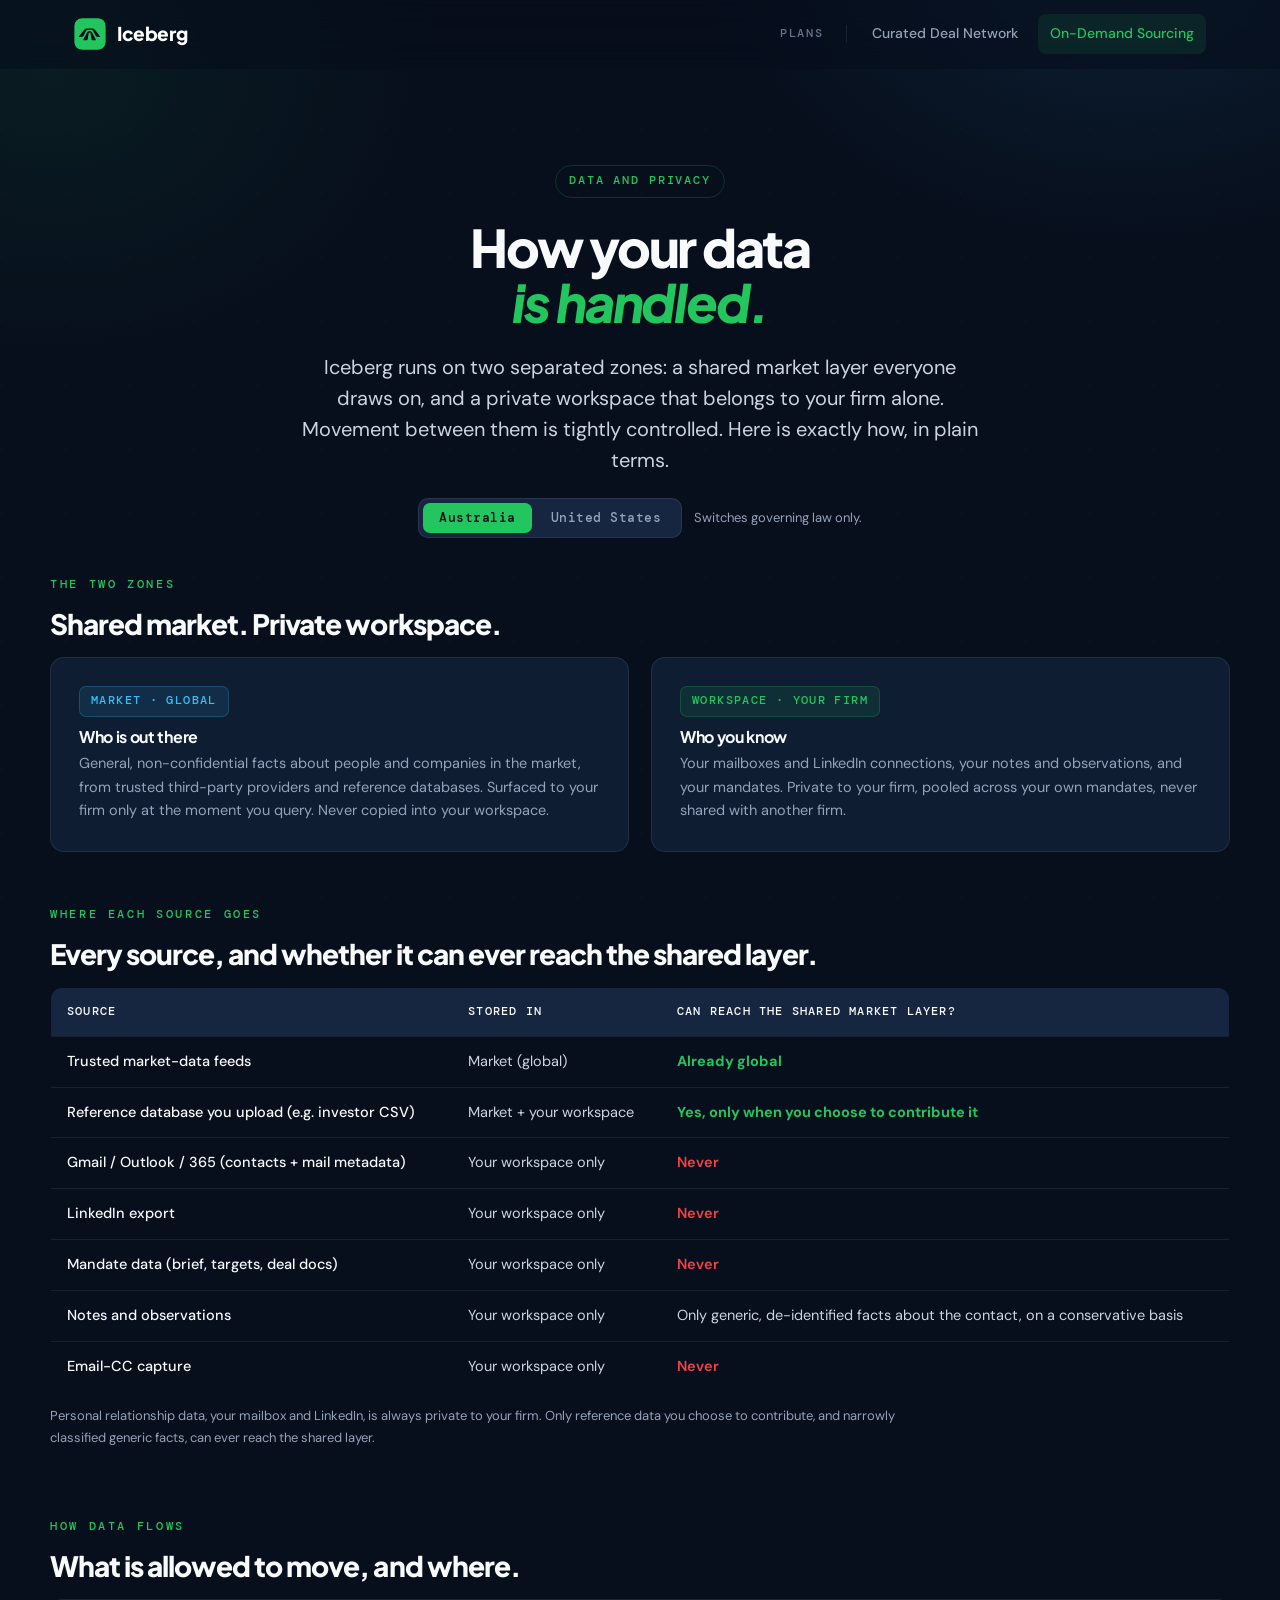
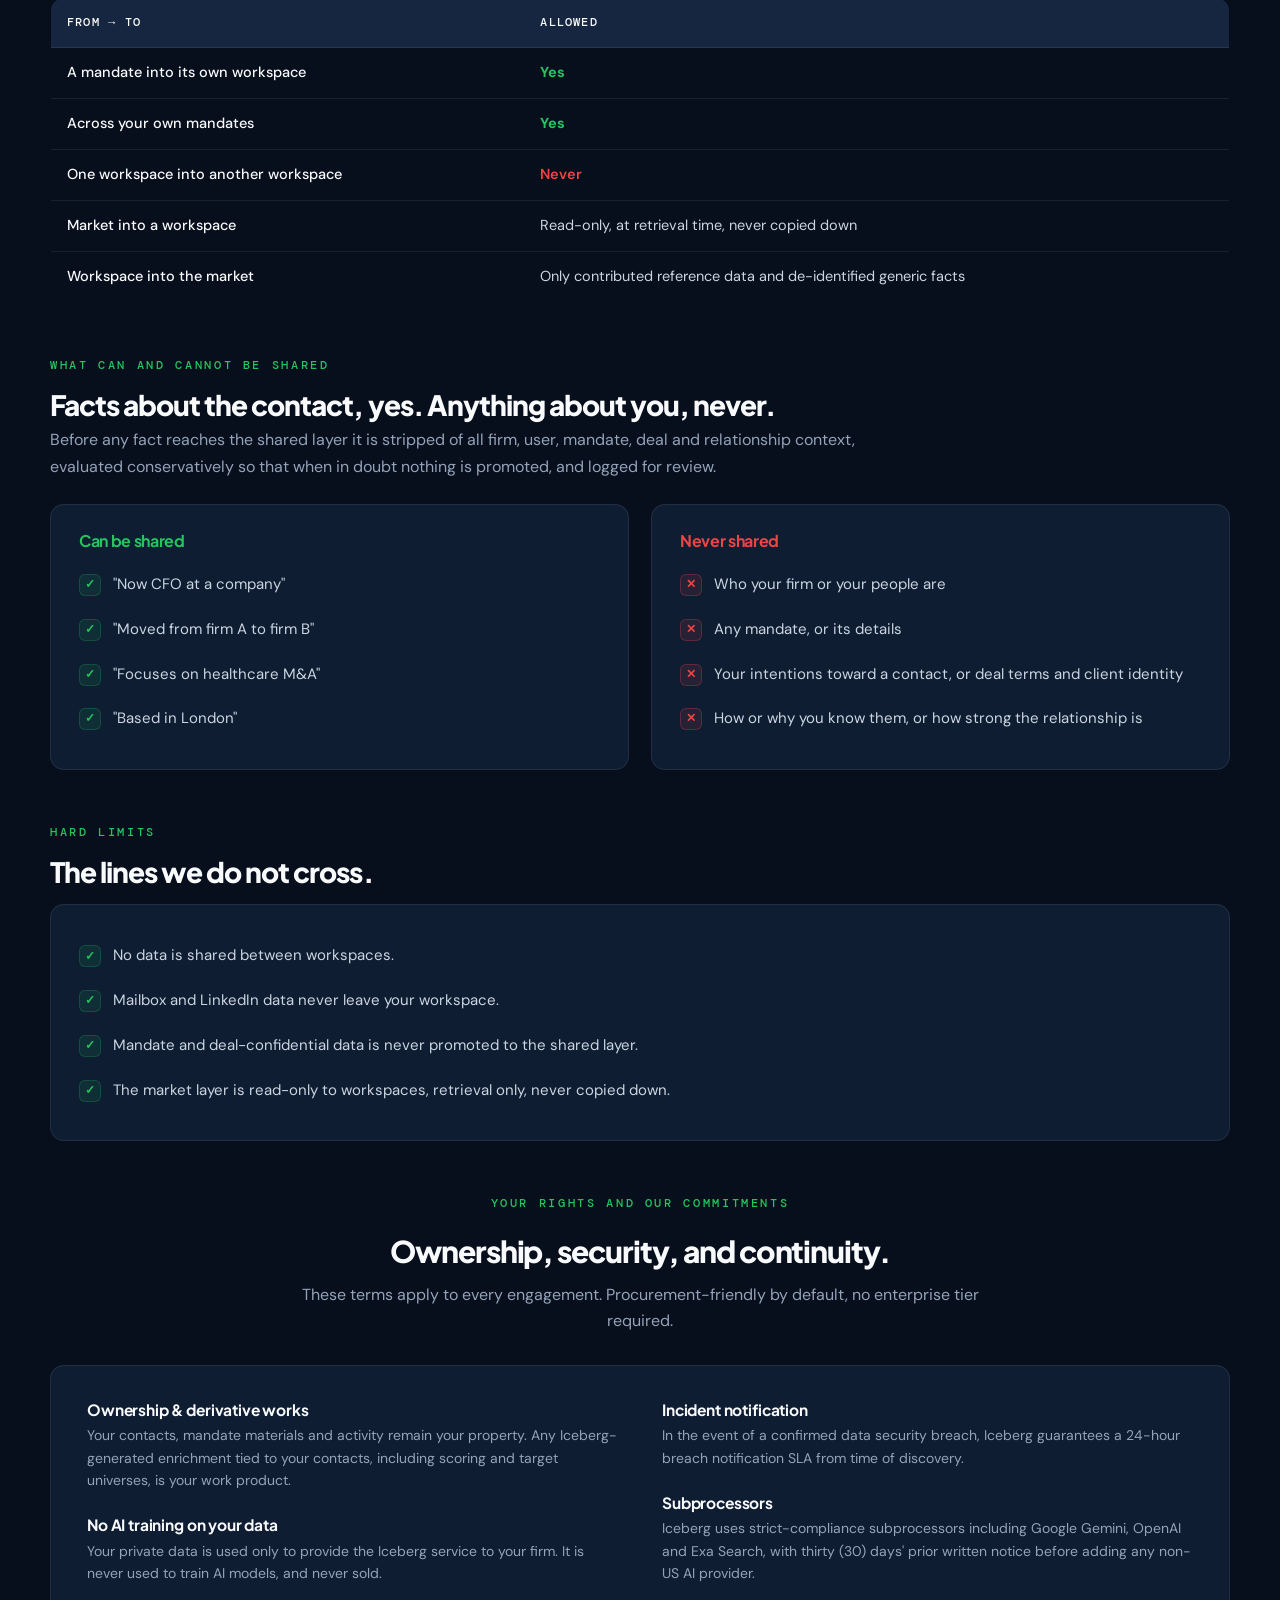
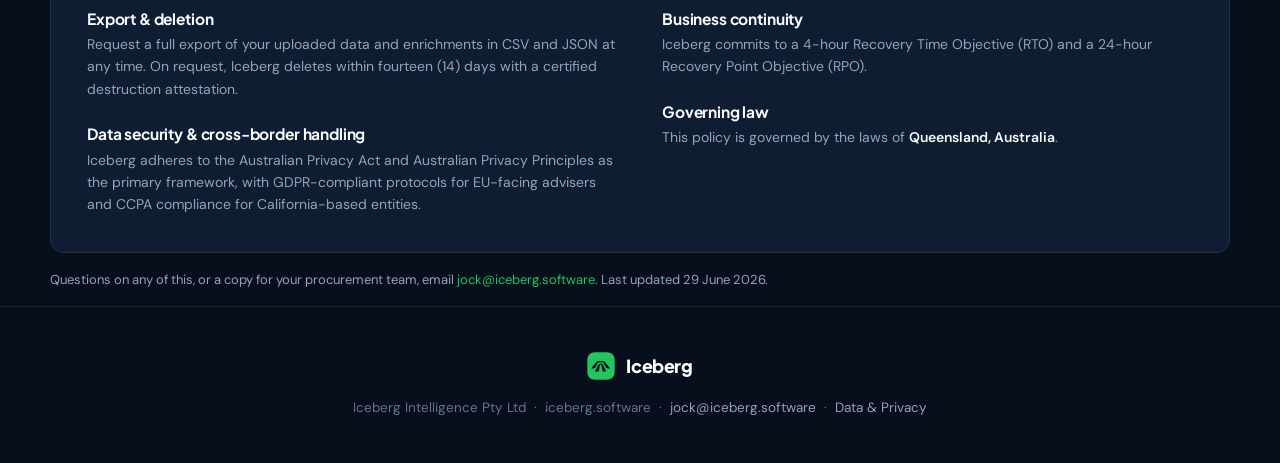
<file: data-privacy.html>
<!doctype html>
<html lang="en">
<head>
<meta charset="utf-8">
<meta name="viewport" content="width=device-width, initial-scale=1">
<title>Iceberg · Data and Privacy</title>
<meta name="description" content="How Iceberg handles adviser data: two separated zones, what stays private, what can reach the shared market layer, and our security, ownership and deletion commitments.">
<style>
/* ============================================================
   Iceberg — design system (per brand spec, March 2026)
   Navy dark theme · green primary · sky-blue secondary
   ============================================================ */

@import url('https://fonts.googleapis.com/css2?family=Plus+Jakarta+Sans:ital,wght@0,400;0,500;0,600;0,700;0,800;1,700&family=DM+Sans:wght@300;400;500&family=DM+Mono:wght@400;500&display=swap');

:root{
  /* background layers */
  --bg:#070E1C;
  --bg-2:#0B1526;
  --bg-3:#0F1D33;
  --panel:#0F1D33;
  --panel-2:#162640;
  --panel-3:#1E334F;
  /* accents */
  --green:#22C55E;
  --green-2:#4ADE80;
  --green-dim:rgba(34,197,94,.10);
  --green-border:rgba(34,197,94,.22);
  --cyan:#38BDF8;
  --blue:#38BDF8;
  --cyan-dim:rgba(56,189,248,.10);
  --lime:#DCFF8C;
  --red:#EF4444;
  --red-dim:rgba(239,68,68,.10);
  --red-border:rgba(239,68,68,.28);
  /* text */
  --text:#F8FAFC;
  --text-2:#E2E8F0;
  --text-3:#CBD5E1;
  --muted:#94A3B8;
  --muted-2:#64748B;
  /* lines */
  --line:rgba(255,255,255,.08);
  --line-2:rgba(255,255,255,.14);
  /* type */
  --font-head:'Plus Jakarta Sans',-apple-system,sans-serif;
  --font-body:'DM Sans',-apple-system,sans-serif;
  --font-mono:'DM Mono',ui-monospace,monospace;
  --radius:14px;
  --radius-sm:10px;
  --maxw:1180px;
}

*{box-sizing:border-box}
html{scroll-behavior:smooth}
body{
  margin:0;
  background:var(--bg);
  color:var(--text-2);
  font-family:var(--font-body);
  font-weight:400;
  font-size:16px;
  line-height:1.65;
  -webkit-font-smoothing:antialiased;
  background-image:
    radial-gradient(circle at 1px 1px, rgba(56,189,248,.025) 1px, transparent 0),
    radial-gradient(720px 520px at 88% -6%, rgba(56,189,248,.10), transparent 60%),
    radial-gradient(680px 520px at 4% 8%, rgba(34,197,94,.08), transparent 58%);
  background-size:64px 64px, 100% 100%, 100% 100%;
  background-attachment:fixed;
}

h1,h2,h3,h4{font-family:var(--font-head);color:var(--text);font-weight:800;line-height:1.06;letter-spacing:-.03em;margin:0}
h2{font-weight:800;letter-spacing:-.035em}
h3,h4{font-weight:700;letter-spacing:-.02em}
a{color:inherit;text-decoration:none}
p{margin:0 0 1rem}
strong{color:var(--text);font-weight:600}
.muted{color:var(--muted)}
.green{color:var(--green)}
.cyan,.blue{color:var(--cyan)}

.wrap{max-width:var(--maxw);margin:0 auto;padding:0 24px}
.section{padding:74px 0}
.center{text-align:center}

/* ---------- section label (DM Mono) ---------- */
.label{
  font-family:var(--font-mono);font-weight:500;font-size:12px;letter-spacing:.22em;text-transform:uppercase;
  color:var(--green);display:inline-block;margin-bottom:14px;
}
.eyebrow{
  display:inline-flex;align-items:center;gap:8px;font-family:var(--font-mono);font-weight:500;
  font-size:11.5px;letter-spacing:.16em;text-transform:uppercase;color:var(--green);
  padding:6px 13px;border:1px solid var(--green-border);border-radius:999px;background:transparent;
}

/* ---------- nav ---------- */
.nav{position:sticky;top:0;z-index:60;backdrop-filter:blur(16px);background:rgba(7,14,28,.55);border-bottom:1px solid transparent;transition:background .25s,border-color .25s}
body.scrolled .nav{background:rgba(7,14,28,.92);border-bottom-color:var(--line)}
.nav-inner{display:flex;align-items:center;justify-content:space-between;height:68px}
.brand{display:flex;align-items:center;gap:11px;font-family:var(--font-head);font-weight:800;font-size:19px;letter-spacing:-.02em;color:#fff}
.brand svg{display:block;border-radius:8px}
.nav-links{display:flex;align-items:center;gap:8px}
.nav-links a{color:var(--muted);font-weight:500;font-size:14px;padding:8px 12px;border-radius:8px;transition:.15s}
.nav-links a:hover{color:#fff}
.nav-cta{background:var(--green);color:#070E1C !important;font-weight:700 !important;padding:9px 16px !important}
.nav-cta:hover{background:var(--green-2)}
@media(max-width:820px){.nav-links a:not(.nav-cta){display:none}}

/* ---------- buttons (radius 8, green primary, navy text) ---------- */
.btn{
  display:inline-flex;align-items:center;justify-content:center;gap:8px;
  padding:13px 24px;border-radius:8px;font-family:var(--font-head);font-weight:700;font-size:15px;letter-spacing:-.01em;
  cursor:pointer;border:1px solid transparent;transition:transform .1s, background .15s, box-shadow .2s, border-color .15s;
}
.btn:active{transform:translateY(1px)}
.btn-primary{background:var(--green);color:#070E1C}
.btn-primary:hover{background:var(--green-2);box-shadow:0 12px 30px -10px rgba(34,197,94,.55)}
.btn-ghost{background:transparent;color:var(--text);border-color:var(--line-2)}
.btn-ghost:hover{border-color:var(--green);color:var(--green)}
.btn-block{width:100%}
.btn-lg{padding:16px 28px;font-size:16px}

/* ---------- tags / chips ---------- */
.tag{display:inline-block;font-family:var(--font-mono);font-size:11.5px;font-weight:500;letter-spacing:.12em;text-transform:uppercase;color:var(--green);background:var(--green-dim);border:1px solid var(--green-border);padding:5px 11px;border-radius:7px}
.tag-blue{color:var(--cyan);background:var(--cyan-dim);border-color:rgba(56,189,248,.22)}
.soon{font-family:var(--font-mono);font-size:10.5px;font-weight:500;letter-spacing:.1em;text-transform:uppercase;color:var(--muted-2);border:1px solid var(--line);padding:2px 7px;border-radius:6px;vertical-align:middle}
.badge-pop{position:absolute;top:-12px;left:50%;transform:translateX(-50%);font-family:var(--font-mono);font-size:11px;font-weight:500;letter-spacing:.12em;text-transform:uppercase;color:#070E1C;background:var(--green);padding:5px 14px;border-radius:999px;white-space:nowrap}

/* ---------- cards ---------- */
.card{background:var(--panel);border:1px solid var(--line);border-radius:var(--radius);padding:28px}
.card-2{background:var(--panel-2)}
.card-hl{border-color:var(--green-border);background:radial-gradient(600px 320px at 50% -10%,rgba(34,197,94,.16),transparent 70%),linear-gradient(180deg,rgba(34,197,94,.05),var(--panel));box-shadow:0 20px 60px -30px rgba(34,197,94,.4)}

/* accent line (3px green border) */
.accent{border-left:3px solid var(--green);background:var(--green-dim);border-radius:0 10px 10px 0;padding:14px 18px;margin:12px 0}
.accent.cyan-accent{border-left-color:var(--cyan);background:var(--cyan-dim)}

/* ---------- region toggle ---------- */
.region{display:inline-flex;background:var(--panel-2);border:1px solid var(--line);border-radius:10px;padding:4px;gap:3px}
.region button{appearance:none;border:0;cursor:pointer;background:transparent;color:var(--muted);font-family:var(--font-mono);font-weight:500;font-size:12.5px;letter-spacing:.04em;padding:7px 16px;border-radius:7px;transition:.15s}
.region button.active{background:var(--green);color:#070E1C}

/* ---------- tables ---------- */
.tbl{width:100%;border-collapse:collapse;border:1px solid var(--line);border-radius:12px;overflow:hidden;font-size:14.5px}
.tbl thead th{background:var(--panel-2);color:var(--text);font-family:var(--font-mono);font-weight:500;font-size:12px;letter-spacing:.1em;text-transform:uppercase;text-align:left;padding:14px 16px}
.tbl td{padding:13px 16px;border-top:1px solid var(--line);vertical-align:top;color:var(--text-3)}
.tbl tr td:first-child{color:var(--text);font-weight:500}
.tbl .note{font-size:12.5px;color:var(--muted)}
.tbl .yes{color:var(--green);font-weight:700}
.tbl .no{color:var(--red);font-weight:600}

/* ---------- callout ---------- */
.callout{border:1px solid var(--cyan-dim);border-radius:12px;overflow:hidden;margin:22px 0;background:var(--bg-2)}
.callout .head{font-family:var(--font-mono);font-weight:500;letter-spacing:.12em;text-transform:uppercase;font-size:12px;background:var(--cyan-dim);color:var(--cyan);padding:11px 16px;border-bottom:1px solid var(--cyan-dim)}
.callout .body{padding:16px;font-size:14.5px;color:var(--muted)}

/* ---------- feature rows ---------- */
.feature{display:grid;grid-template-columns:210px 1fr;gap:18px;padding:18px 0;border-top:1px solid var(--line)}
.feature:first-child{border-top:0}
.feature h4{font-size:16px;margin:0 0 2px;color:var(--text)}
.feature p{margin:0;color:var(--muted);font-size:14.5px}
@media(max-width:640px){.feature{grid-template-columns:1fr;gap:4px}}

/* ---------- list with marks ---------- */
.marks{list-style:none;margin:0;padding:0}
.marks li{display:flex;gap:12px;padding:10px 0;color:var(--text-3);font-size:15px;align-items:flex-start}
.marks li .m{flex:0 0 auto;width:22px;height:22px;border-radius:6px;display:grid;place-items:center;font-size:12px;font-weight:700;margin-top:2px}
.marks li .m.ok{background:var(--green-dim);color:var(--green);border:1px solid var(--green-border)}
.marks li .m.no{background:var(--red-dim);color:var(--red);border:1px solid var(--red-border)}
.marks li strong{color:var(--text)}

/* ---------- pipeline (where Iceberg fits) ---------- */
.pipe{display:grid;grid-template-columns:repeat(4,1fr);gap:14px}
.pipe .step{background:var(--panel);border:1px solid var(--line);border-radius:12px;padding:20px;position:relative}
.pipe .step .n{font-family:var(--font-mono);font-size:12px;color:var(--muted-2);letter-spacing:.1em}
.pipe .step h4{font-size:16px;margin:8px 0 6px}
.pipe .step p{font-size:13px;color:var(--muted);margin:0}
.pipe .step.on{border-color:var(--green-border);background:linear-gradient(180deg,rgba(34,197,94,.08),var(--panel));box-shadow:0 18px 40px -22px rgba(34,197,94,.5)}
@media(max-width:860px){.pipe{grid-template-columns:1fr 1fr}}
@media(max-width:520px){.pipe{grid-template-columns:1fr}}

/* ---------- stats ---------- */
.stats{display:grid;grid-template-columns:repeat(4,1fr);gap:0;border:1px solid var(--line);border-radius:14px;overflow:hidden;background:var(--bg-2)}
.stats .stat{padding:24px;text-align:center;border-left:1px solid var(--line)}
.stats .stat:first-child{border-left:0}
.stats .stat .v{font-family:var(--font-head);font-weight:800;font-size:30px;color:#fff;letter-spacing:-.02em}
.stats .stat .k{font-size:13px;color:var(--muted);margin-top:4px}
@media(max-width:760px){.stats{grid-template-columns:1fr 1fr}.stats .stat:nth-child(odd){border-left:0}.stats .stat:nth-child(n+3){border-top:1px solid var(--line)}}

/* ---------- pricing cards ---------- */
.price-grid{display:grid;grid-template-columns:repeat(4,1fr);gap:18px}
@media(max-width:1000px){.price-grid{grid-template-columns:1fr 1fr}}
@media(max-width:560px){.price-grid{grid-template-columns:1fr}}
.pcard{background:var(--panel);border:1px solid var(--line);border-radius:var(--radius);padding:26px;display:flex;flex-direction:column;position:relative}
.pcard.pop{border-color:var(--green-border);background:linear-gradient(180deg,rgba(34,197,94,.06),var(--panel))}
.pcard .pname{font-family:var(--font-mono);font-size:12px;letter-spacing:.14em;text-transform:uppercase;color:var(--green)}
.pcard .pwho{color:var(--muted);font-size:13px;min-height:34px;margin-top:6px}
.pcard .pprice{font-family:var(--font-head);font-weight:800;font-size:38px;color:#fff;letter-spacing:-.03em;margin-top:10px}
.pcard .pprice .per{font-size:15px;color:var(--muted);font-weight:500;letter-spacing:0}
.pcard .pfeat{list-style:none;margin:18px 0;padding:0;flex:1}
.pcard .pfeat li{display:flex;gap:10px;font-size:14px;color:var(--text-3);padding:7px 0;border-top:1px solid var(--line)}
.pcard .pfeat li:first-child{border-top:0}
.pcard .pfeat li::before{content:'';flex:0 0 auto;width:7px;height:7px;border-radius:2px;background:var(--green);margin-top:7px}

/* ---------- hero ---------- */
.hero{padding:96px 0 56px;text-align:center;position:relative}
.hero h1{font-size:clamp(38px,6vw,64px);letter-spacing:-.04em;margin:22px 0 0;font-weight:800}
.hero .sub{font-size:clamp(17px,2.2vw,20px);color:var(--text-3);max-width:680px;margin:22px auto 0;line-height:1.55}

/* ---------- footer ---------- */
.footer{border-top:1px solid var(--line);padding:44px 0;text-align:center;color:var(--muted-2);font-size:13.5px;background:var(--bg)}
.footer .brand{justify-content:center;margin-bottom:16px;font-size:18px;color:#fff}
.footer a{color:var(--muted)}
.footer a:hover{color:var(--green)}

/* ---------- layout helpers ---------- */
.grid{display:grid;gap:22px}
.grid-2{grid-template-columns:1fr 1fr}
@media(max-width:760px){.grid-2{grid-template-columns:1fr}}
hr.div{border:0;border-top:1px solid var(--line);margin:40px 0}
.price-big{font-family:var(--font-head);font-weight:800;font-size:42px;color:#fff;line-height:1;letter-spacing:-.03em}
.price-sub{color:var(--muted);font-size:14px;margin-top:6px}

/* ---------- reveal ---------- */
.reveal{opacity:0;transform:translateY(18px);transition:opacity .7s cubic-bezier(.2,.7,.2,1), transform .7s cubic-bezier(.2,.7,.2,1)}
.reveal.in{opacity:1;transform:none}

/* details / terms */
details.terms{border:1px solid var(--line);border-radius:12px;padding:0 18px;background:var(--bg-2);margin-top:10px}
details.terms summary{cursor:pointer;padding:16px 0;font-family:var(--font-head);font-weight:700;color:var(--text);list-style:none}
details.terms summary::-webkit-details-marker{display:none}
details.terms summary::after{content:'+';float:right;color:var(--green);font-size:20px;line-height:1}
details.terms[open] summary::after{content:'–'}
details.terms .terms-body{padding-bottom:18px;color:var(--muted);font-size:14px}
details.terms .terms-body p{margin-bottom:12px}
details.terms .terms-body strong{color:var(--text-3)}


.nav-links a.active{color:var(--green);background:rgba(34,197,94,.10)}

.nav-links a.nav-plans{font-family:var(--font-mono);font-size:11.5px;letter-spacing:.16em;text-transform:uppercase;color:var(--muted-2);padding:7px 14px;margin-right:14px;border-radius:7px;position:relative;transition:.15s}
.nav-links a.nav-plans::after{content:"";position:absolute;right:-9px;top:50%;transform:translateY(-50%);width:1px;height:18px;background:var(--line)}
.nav-links a.nav-plans:hover{color:var(--green);background:transparent}
.nav-links a.nav-plans.active{color:#070E1C;background:var(--green)}
.nav-links a.nav-plans.active:hover{color:#070E1C;background:var(--green-2)}
.pcard{transition:background .3s ease,border-color .3s ease,transform .2s ease,box-shadow .3s ease;cursor:pointer}
.pcard:hover{transform:translateY(-3px);border-color:var(--line-2);box-shadow:0 12px 32px -16px rgba(0,0,0,.55)}
.pcard.pop:hover{transform:translateY(-3px);box-shadow:0 14px 36px -14px rgba(34,197,94,.35)}
.pcard .pname,.pcard .pwho,.pcard .pprice,.pcard .pprice .per,.pcard .pfeat li{transition:color .3s ease,border-top-color .3s ease}
.pcard .pfeat li::before{transition:background .3s ease}
.pcard .badge-pop{transition:background .3s ease,color .3s ease}
.pcard .btn-primary,.pcard .btn-ghost{transition:background .15s ease,color .15s ease,border-color .15s ease,box-shadow .2s ease,transform .12s ease}
.pipe .step{transition:background .3s ease,border-color .3s ease,transform .2s ease,box-shadow .3s ease}
.pipe .step:hover{transform:translateY(-2px);border-color:var(--line-2)}
.pipe .step.on:hover{transform:translateY(-2px);box-shadow:0 22px 56px -22px rgba(255,255,255,.22),0 0 0 1px rgba(255,255,255,.08)}
@keyframes pulse-pop{0%{transform:scale(1)}50%{transform:scale(1.07)}100%{transform:scale(1)}}
.pulse-anim{animation:pulse-pop .26s ease}
</style>
<style>
  .stepper{display:flex;align-items:center;border:1px solid var(--line-2);border-radius:10px;overflow:hidden;width:fit-content;background:var(--bg-2)}
  .stepper button{appearance:none;border:0;background:var(--panel-2);color:#fff;font-size:20px;font-family:var(--font-head);width:46px;height:48px;cursor:pointer;transition:.12s}
  .stepper button:hover{background:var(--green);color:#070E1C}
  .stepper button:disabled{opacity:.3;cursor:not-allowed}
  .stepper .val{min-width:62px;text-align:center;font-family:var(--font-head);font-weight:800;font-size:21px;color:#fff}
  .cfg-grid{display:grid;grid-template-columns:1fr 1fr;gap:26px}
  @media(max-width:640px){.cfg-grid{grid-template-columns:1fr}}
  .field{margin-bottom:16px}
  .field label{display:block;font-family:var(--font-mono);font-size:11.5px;letter-spacing:.1em;text-transform:uppercase;color:var(--text-3);margin-bottom:7px}
  .field input,.field textarea{width:100%;background:var(--bg-2);border:1px solid var(--line-2);border-radius:9px;color:#fff;font-family:var(--font-body);font-size:15px;padding:12px 14px;transition:border .15s}
  .field input:focus,.field textarea:focus{outline:none;border-color:var(--green)}
  .field textarea{resize:vertical;min-height:98px}
  .field .hint{font-size:12.5px;color:var(--muted-2);margin-top:6px}
  .steplabel{font-family:var(--font-mono);font-size:11.5px;letter-spacing:.1em;text-transform:uppercase;color:var(--text-3);margin-bottom:9px;display:block}
  .total-line{display:flex;justify-content:space-between;align-items:baseline;gap:16px;padding:16px 0;border-top:1px solid var(--line)}
  .total-line .big{font-family:var(--font-head);font-weight:800;font-size:40px;color:var(--green);letter-spacing:-.03em}
  .banner{border-radius:11px;padding:15px 18px;margin-bottom:24px;font-size:14.5px;display:none}
  .banner.show{display:block}
  .banner.ok{background:var(--green-dim);border:1px solid var(--green-border);color:var(--green-2)}
  .banner.warn{background:rgba(56,189,248,.08);border:1px solid rgba(56,189,248,.25);color:var(--cyan)}
  .banner.err{background:rgba(251,113,133,.08);border:1px solid rgba(251,113,133,.3);color:#fda4af}
  .hide{position:absolute;left:-9999px}
  .toggle-grp button{appearance:none;cursor:pointer;background:var(--bg-2);border:1px solid var(--line-2);color:var(--text-3);font-family:var(--font-head);font-weight:600;font-size:13.5px;padding:9px 14px;border-radius:8px;transition:.15s}
  .toggle-grp button:hover{border-color:var(--green);color:var(--green)}
  .toggle-grp button.active{background:var(--green);color:#070E1C;border-color:var(--green)}

  .cat-grid{display:grid;grid-template-columns:repeat(auto-fit,minmax(240px,1fr));gap:12px 18px}
  .ent-grid{column-count:2;column-gap:44px}
  .ent-item{break-inside:avoid;-webkit-column-break-inside:avoid;margin:0 0 26px}
  .ent-item h4{font-family:var(--font-head);font-size:15.5px;color:var(--text);margin:0 0 6px;letter-spacing:-.01em}
  .ent-item p{font-size:14px;color:var(--muted);margin:0;line-height:1.6}
  @media(max-width:760px){.ent-grid{column-count:1}}

</style>
</head>
<body>

<nav class="nav">
  <div class="wrap nav-inner">
    <a class="brand" href="index.html">
      <svg width="32" height="32" viewBox="0 0 42 43" fill="none" xmlns="http://www.w3.org/2000/svg"><rect y="0.5" width="42" height="42" rx="10" fill="#22C55E"/><path fill-rule="evenodd" clip-rule="evenodd" d="M31.0736 20.271C28.9146 17.5524 26.847 15.1037 26.4795 14.8296C26.1118 14.5554 25.4715 14.2557 25.0563 14.1636C24.0704 13.9447 16.8718 13.9458 15.8844 14.165C15.4659 14.2579 14.7919 14.5929 14.3866 14.9094C13.7597 15.399 6.34604 24.5298 6.01428 25.2207C5.91534 25.4271 6.27773 25.4523 8.79424 25.4144L9.24488 25.4076C10.7448 25.3851 12.1061 24.5252 12.7707 23.1804L14.0342 20.6241L15.2793 18.105C15.9535 16.7408 17.3434 15.8773 18.8652 15.8773L20.4736 15.8773L22.082 15.8773C23.6037 15.8773 24.9936 16.7408 25.6679 18.105L26.913 20.6241L28.1766 23.1807C28.8412 24.5253 30.2022 25.3852 31.7019 25.4079L32.1297 25.4144C33.7087 25.4382 35.0004 25.4029 35 25.3359C34.9996 25.2689 33.2328 22.9897 31.0736 20.271ZM26.4993 24.4016C25.0747 21.5383 23.7015 18.9719 23.4479 18.6987C22.1165 17.264 18.8314 17.278 17.4824 18.724C17.0505 19.1869 11.8359 29.4621 11.8359 29.8501C11.8359 29.9383 13.0012 30 14.6692 30C17.1997 30 17.5128 29.9707 17.5994 29.7254C17.6528 29.5744 18.0758 27.1734 18.5393 24.3902L19.203 20.406C19.3064 19.7848 19.8438 19.3295 20.4736 19.3295C21.1033 19.3295 21.6407 19.7848 21.7442 20.406L22.4078 24.3902C22.8713 27.1734 23.2944 29.5744 23.3478 29.7254C23.4343 29.9707 23.7474 30 26.2779 30C28.4195 30 29.1087 29.9521 29.1005 29.8039C29.0946 29.6961 27.924 27.2649 26.4993 24.4016Z" fill="#070E1C"/></svg>
      Iceberg
    </a>
    <div class="nav-links">
      <a href="pricing.html" class="nav-plans">Plans</a>
      <a href="curated-deal-network.html">Curated Deal Network</a>
      <a href="on-demand.html" class="active">On-Demand Sourcing</a>
    </div>
  </div>
</nav>

<header class="hero wrap" style="padding-bottom:24px">
  <span class="eyebrow reveal">Data and privacy</span>
  <h1 class="reveal" style="font-size:clamp(34px,5.6vw,52px)">How your data<br><em style="color:var(--green);font-style:italic">is handled.</em></h1>
  <p class="sub reveal">Iceberg runs on two separated zones: a shared market layer everyone draws on, and a private workspace that belongs to your firm alone. Movement between them is tightly controlled. Here is exactly how, in plain terms.</p>
  <div class="reveal" style="display:flex;gap:12px;justify-content:center;align-items:center;flex-wrap:wrap;margin-top:22px">
    <div class="region" role="group" aria-label="Region">
      <button data-r="au">Australia</button>
      <button data-r="us">United States</button>
    </div>
    <span class="muted" style="font-size:13px">Switches governing law only.</span>
  </div>
</header>

<section class="section wrap" style="padding-top:8px;padding-bottom:0">
  <span class="label reveal">The two zones</span>
  <h2 class="reveal" style="font-size:28px;margin-bottom:18px">Shared market. Private workspace.</h2>
  <div class="grid grid-2 reveal">
    <div class="card">
      <span class="tag tag-blue" style="margin-bottom:12px">Market · global</span>
      <h4 style="margin-bottom:6px">Who is out there</h4>
      <p class="muted" style="font-size:14.5px;margin:0">General, non-confidential facts about people and companies in the market, from trusted third-party providers and reference databases. Surfaced to your firm only at the moment you query. Never copied into your workspace.</p>
    </div>
    <div class="card">
      <span class="tag" style="margin-bottom:12px">Workspace · your firm</span>
      <h4 style="margin-bottom:6px">Who you know</h4>
      <p class="muted" style="font-size:14.5px;margin:0">Your mailboxes and LinkedIn connections, your notes and observations, and your mandates. Private to your firm, pooled across your own mandates, never shared with another firm.</p>
    </div>
  </div>
</section>

<section class="section wrap" style="padding-top:48px;padding-bottom:0">
  <span class="label reveal">Where each source goes</span>
  <h2 class="reveal" style="font-size:28px;margin-bottom:18px">Every source, and whether it can ever reach the shared layer.</h2>
  <div class="reveal">
    <table class="tbl">
      <thead>
        <tr><th>Source</th><th>Stored in</th><th>Can reach the shared market layer?</th></tr>
      </thead>
      <tbody>
        <tr><td>Trusted market-data feeds</td><td>Market (global)</td><td><span class="yes">Already global</span></td></tr>
        <tr><td>Reference database you upload (e.g. investor CSV)</td><td>Market + your workspace</td><td><span class="yes">Yes, only when you choose to contribute it</span></td></tr>
        <tr><td>Gmail / Outlook / 365 (contacts + mail metadata)</td><td>Your workspace only</td><td><span class="no">Never</span></td></tr>
        <tr><td>LinkedIn export</td><td>Your workspace only</td><td><span class="no">Never</span></td></tr>
        <tr><td>Mandate data (brief, targets, deal docs)</td><td>Your workspace only</td><td><span class="no">Never</span></td></tr>
        <tr><td>Notes and observations</td><td>Your workspace only</td><td>Only generic, de-identified facts about the contact, on a conservative basis</td></tr>
        <tr><td>Email-CC capture</td><td>Your workspace only</td><td><span class="no">Never</span></td></tr>
      </tbody>
    </table>
    <p class="muted reveal" style="font-size:13px;margin-top:12px;max-width:860px">Personal relationship data, your mailbox and LinkedIn, is always private to your firm. Only reference data you choose to contribute, and narrowly classified generic facts, can ever reach the shared layer.</p>
  </div>
</section>

<section class="section wrap" style="padding-top:48px;padding-bottom:0">
  <span class="label reveal">How data flows</span>
  <h2 class="reveal" style="font-size:28px;margin-bottom:18px">What is allowed to move, and where.</h2>
  <div class="reveal">
    <table class="tbl">
      <thead>
        <tr><th>From → To</th><th>Allowed</th></tr>
      </thead>
      <tbody>
        <tr><td>A mandate into its own workspace</td><td><span class="yes">Yes</span></td></tr>
        <tr><td>Across your own mandates</td><td><span class="yes">Yes</span></td></tr>
        <tr><td>One workspace into another workspace</td><td><span class="no">Never</span></td></tr>
        <tr><td>Market into a workspace</td><td>Read-only, at retrieval time, never copied down</td></tr>
        <tr><td>Workspace into the market</td><td>Only contributed reference data and de-identified generic facts</td></tr>
      </tbody>
    </table>
  </div>
</section>

<section class="section wrap" style="padding-top:48px;padding-bottom:0">
  <span class="label reveal">What can and cannot be shared</span>
  <h2 class="reveal" style="font-size:28px;margin-bottom:8px">Facts about the contact, yes. Anything about you, never.</h2>
  <p class="muted reveal" style="max-width:820px">Before any fact reaches the shared layer it is stripped of all firm, user, mandate, deal and relationship context, evaluated conservatively so that when in doubt nothing is promoted, and logged for review.</p>
  <div class="grid grid-2 reveal" style="margin-top:24px">
    <div class="card">
      <h4 style="margin-bottom:12px;color:var(--green)">Can be shared</h4>
      <ul class="marks" style="margin:0">
        <li><span class="m ok">✓</span><span>"Now CFO at a company"</span></li>
        <li><span class="m ok">✓</span><span>"Moved from firm A to firm B"</span></li>
        <li><span class="m ok">✓</span><span>"Focuses on healthcare M&amp;A"</span></li>
        <li><span class="m ok">✓</span><span>"Based in London"</span></li>
      </ul>
    </div>
    <div class="card">
      <h4 style="margin-bottom:12px;color:var(--red)">Never shared</h4>
      <ul class="marks" style="margin:0">
        <li><span class="m no">✕</span><span>Who your firm or your people are</span></li>
        <li><span class="m no">✕</span><span>Any mandate, or its details</span></li>
        <li><span class="m no">✕</span><span>Your intentions toward a contact, or deal terms and client identity</span></li>
        <li><span class="m no">✕</span><span>How or why you know them, or how strong the relationship is</span></li>
      </ul>
    </div>
  </div>
</section>

<section class="section wrap" style="padding-top:48px;padding-bottom:0">
  <span class="label reveal">Hard limits</span>
  <h2 class="reveal" style="font-size:28px;margin-bottom:18px">The lines we do not cross.</h2>
  <div class="card reveal">
    <ul class="marks">
      <li><span class="m ok">✓</span><span>No data is shared between workspaces.</span></li>
      <li><span class="m ok">✓</span><span>Mailbox and LinkedIn data never leave your workspace.</span></li>
      <li><span class="m ok">✓</span><span>Mandate and deal-confidential data is never promoted to the shared layer.</span></li>
      <li><span class="m ok">✓</span><span>The market layer is read-only to workspaces, retrieval only, never copied down.</span></li>
    </ul>
  </div>
</section>

<section class="section wrap" style="padding-top:48px;padding-bottom:0">
  <div class="reveal" style="text-align:center;margin-bottom:30px">
    <span class="label">Your rights and our commitments</span>
    <h2 style="font-size:30px;margin-top:8px">Ownership, security, and continuity.</h2>
    <p class="muted" style="max-width:700px;margin:14px auto 0">These terms apply to every engagement. Procurement-friendly by default, no enterprise tier required.</p>
  </div>
  <div class="card reveal" style="padding:36px">
    <div class="ent-grid">
      <div class="ent-item">
        <h4>Ownership &amp; derivative works</h4>
        <p>Your contacts, mandate materials and activity remain your property. Any Iceberg-generated enrichment tied to your contacts, including scoring and target universes, is your work product.</p>
      </div>
      <div class="ent-item">
        <h4>No AI training on your data</h4>
        <p>Your private data is used only to provide the Iceberg service to your firm. It is never used to train AI models, and never sold.</p>
      </div>
      <div class="ent-item">
        <h4>Export &amp; deletion</h4>
        <p>Request a full export of your uploaded data and enrichments in CSV and JSON at any time. On request, Iceberg deletes within fourteen (14) days with a certified destruction attestation.</p>
      </div>
      <div class="ent-item">
        <h4>Data security &amp; cross-border handling</h4>
        <p>Iceberg adheres to the Australian Privacy Act and Australian Privacy Principles as the primary framework, with GDPR-compliant protocols for EU-facing advisers and CCPA compliance for California-based entities.</p>
      </div>
      <div class="ent-item">
        <h4>Incident notification</h4>
        <p>In the event of a confirmed data security breach, Iceberg guarantees a 24-hour breach notification SLA from time of discovery.</p>
      </div>
      <div class="ent-item">
        <h4>Subprocessors</h4>
        <p>Iceberg uses strict-compliance subprocessors including Google Gemini, OpenAI and Exa Search, with thirty (30) days' prior written notice before adding any non-US AI provider.</p>
      </div>
      <div class="ent-item">
        <h4>Business continuity</h4>
        <p>Iceberg commits to a 4-hour Recovery Time Objective (RTO) and a 24-hour Recovery Point Objective (RPO).</p>
      </div>
      <div class="ent-item">
        <h4>Governing law</h4>
        <p>This policy is governed by the laws of <strong data-region data-au="Queensland, Australia" data-us="the State of California">Queensland, Australia</strong>.</p>
      </div>
    </div>
  </div>
  <p class="muted reveal" style="font-size:13px;margin-top:16px">Questions on any of this, or a copy for your procurement team, email <a href="mailto:jock@iceberg.software" style="color:var(--green)">jock@iceberg.software</a>. Last updated 29 June 2026.</p>
</section>

<footer class="footer">
  <div class="wrap">
    <div class="brand">
      <svg width="28" height="28" viewBox="0 0 42 43" fill="none" xmlns="http://www.w3.org/2000/svg"><rect y="0.5" width="42" height="42" rx="10" fill="#22C55E"/><path fill-rule="evenodd" clip-rule="evenodd" d="M31.0736 20.271C28.9146 17.5524 26.847 15.1037 26.4795 14.8296C26.1118 14.5554 25.4715 14.2557 25.0563 14.1636C24.0704 13.9447 16.8718 13.9458 15.8844 14.165C15.4659 14.2579 14.7919 14.5929 14.3866 14.9094C13.7597 15.399 6.34604 24.5298 6.01428 25.2207C5.91534 25.4271 6.27773 25.4523 8.79424 25.4144L9.24488 25.4076C10.7448 25.3851 12.1061 24.5252 12.7707 23.1804L14.0342 20.6241L15.2793 18.105C15.9535 16.7408 17.3434 15.8773 18.8652 15.8773L20.4736 15.8773L22.082 15.8773C23.6037 15.8773 24.9936 16.7408 25.6679 18.105L26.913 20.6241L28.1766 23.1807C28.8412 24.5253 30.2022 25.3852 31.7019 25.4079L32.1297 25.4144C33.7087 25.4382 35.0004 25.4029 35 25.3359C34.9996 25.2689 33.2328 22.9897 31.0736 20.271ZM26.4993 24.4016C25.0747 21.5383 23.7015 18.9719 23.4479 18.6987C22.1165 17.264 18.8314 17.278 17.4824 18.724C17.0505 19.1869 11.8359 29.4621 11.8359 29.8501C11.8359 29.9383 13.0012 30 14.6692 30C17.1997 30 17.5128 29.9707 17.5994 29.7254C17.6528 29.5744 18.0758 27.1734 18.5393 24.3902L19.203 20.406C19.3064 19.7848 19.8438 19.3295 20.4736 19.3295C21.1033 19.3295 21.6407 19.7848 21.7442 20.406L22.4078 24.3902C22.8713 27.1734 23.2944 29.5744 23.3478 29.7254C23.4343 29.9707 23.7474 30 26.2779 30C28.4195 30 29.1087 29.9521 29.1005 29.8039C29.0946 29.6961 27.924 27.2649 26.4993 24.4016Z" fill="#070E1C"/></svg>
      Iceberg
    </div>
    Iceberg Intelligence Pty Ltd &nbsp;·&nbsp; iceberg.software &nbsp;·&nbsp; <a href="mailto:jock@iceberg.software">jock@iceberg.software</a> &nbsp;·&nbsp; <a href="data-privacy.html">Data &amp; Privacy</a>
  </div>
</footer>

<script>
(function(){
  function onScroll(){ document.body.classList.toggle('scrolled', window.scrollY > 24); }
  window.addEventListener('scroll', onScroll, { passive:true });
  document.addEventListener('DOMContentLoaded', onScroll);
})();
(function () {
  function run() {
    var els = document.querySelectorAll('.reveal');
    if (!('IntersectionObserver' in window)) { els.forEach(function (e) { e.classList.add('in'); }); return; }
    var io = new IntersectionObserver(function (entries) {
      entries.forEach(function (en) {
        if (en.isIntersecting) {
          var sibs = Array.prototype.slice.call(en.target.parentElement.querySelectorAll(':scope > .reveal'));
          var i = Math.max(0, sibs.indexOf(en.target));
          en.target.style.transitionDelay = (i * 70) + 'ms';
          en.target.classList.add('in'); io.unobserve(en.target);
        }
      });
    }, { threshold: 0.12, rootMargin: '0px 0px -8% 0px' });
    els.forEach(function (e) { io.observe(e); });
  }
  if (document.readyState !== 'loading') run(); else document.addEventListener('DOMContentLoaded', run);
})();
(function () {
  function setRegion(region) {
    document.querySelectorAll('[data-region]').forEach(function (el) {
      el.textContent = el.getAttribute('data-' + region) || el.textContent;
    });
    document.querySelectorAll('.region button').forEach(function (b) {
      b.classList.toggle('active', b.dataset.r === region);
    });
    try { localStorage.setItem('iceberg-region', region); } catch (e) {}
  }
  document.addEventListener('DOMContentLoaded', function () {
    var saved = 'au';
    try { saved = localStorage.getItem('iceberg-region') || 'au'; } catch (e) {}
    setRegion(saved);
    document.querySelectorAll('.region button').forEach(function (b) {
      b.addEventListener('click', function () { setRegion(b.dataset.r); });
    });
  });
})();
</script>
</body>
</html>
</file>
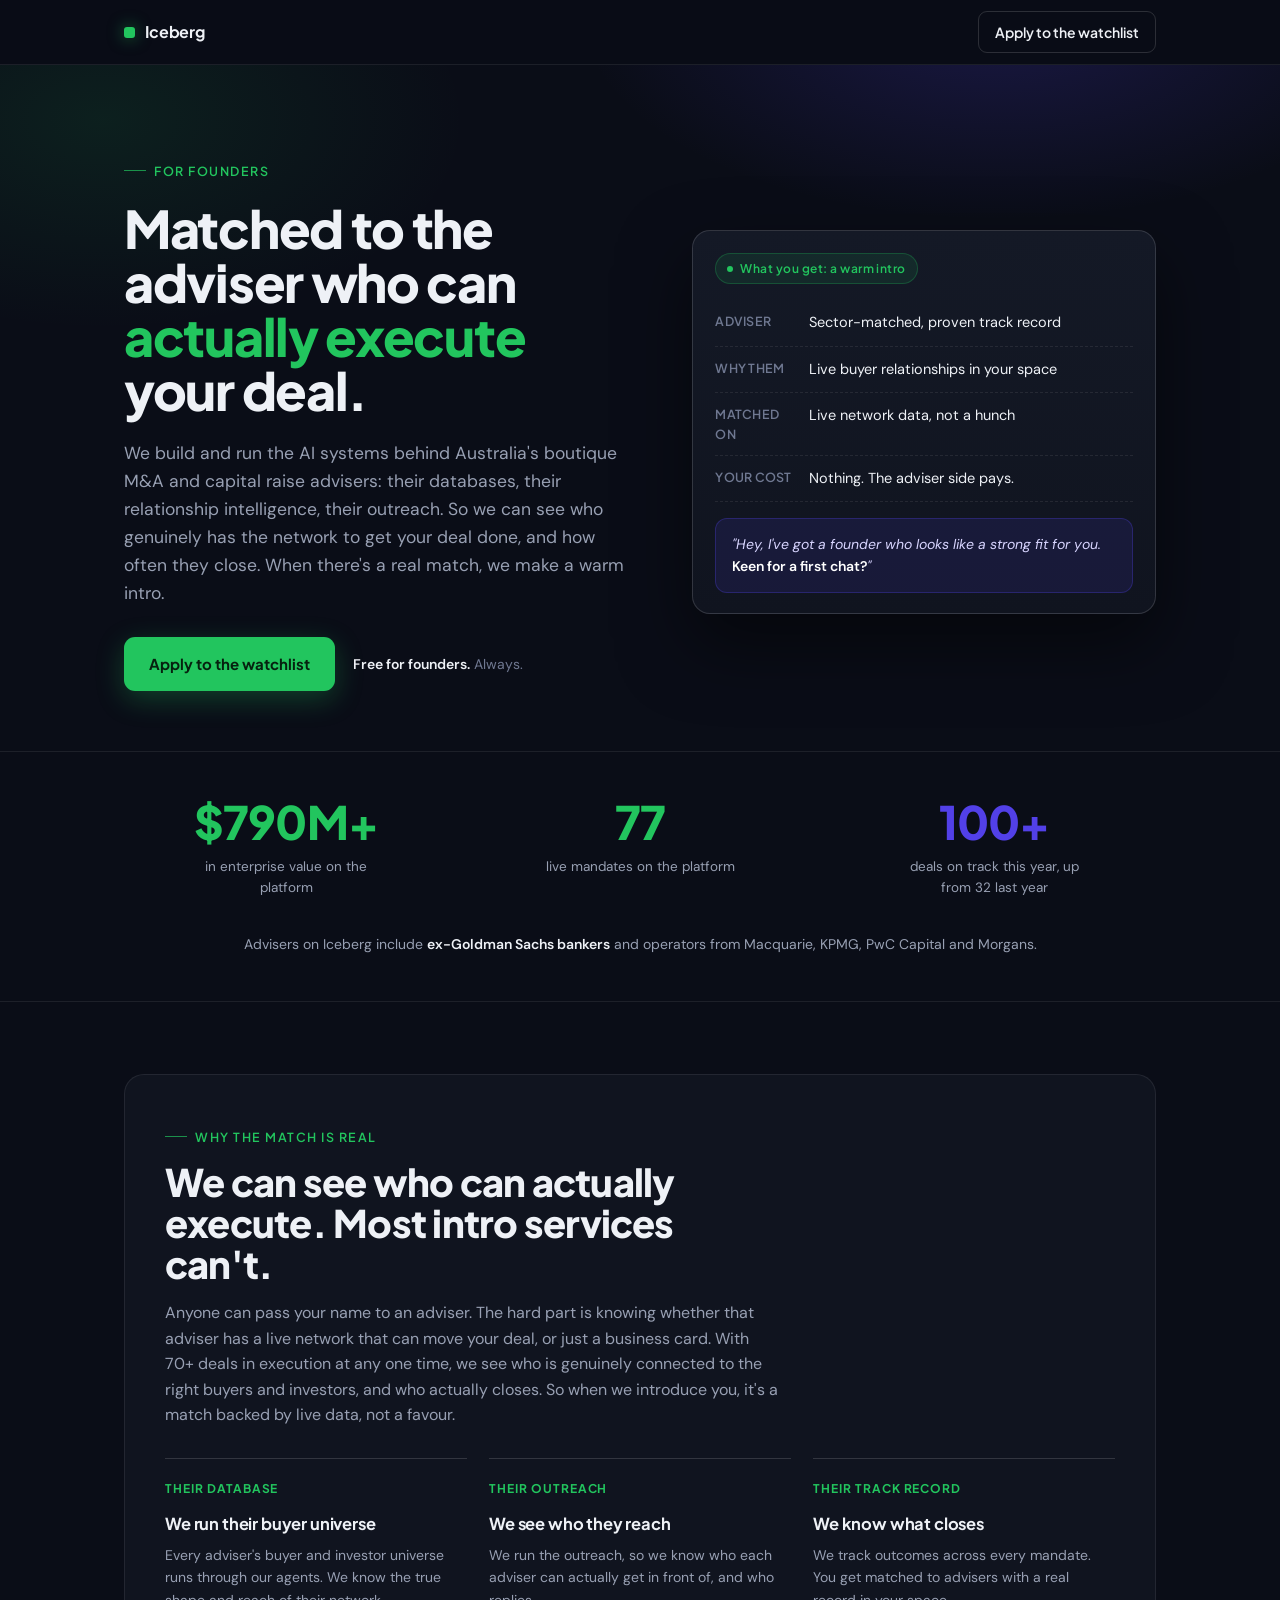
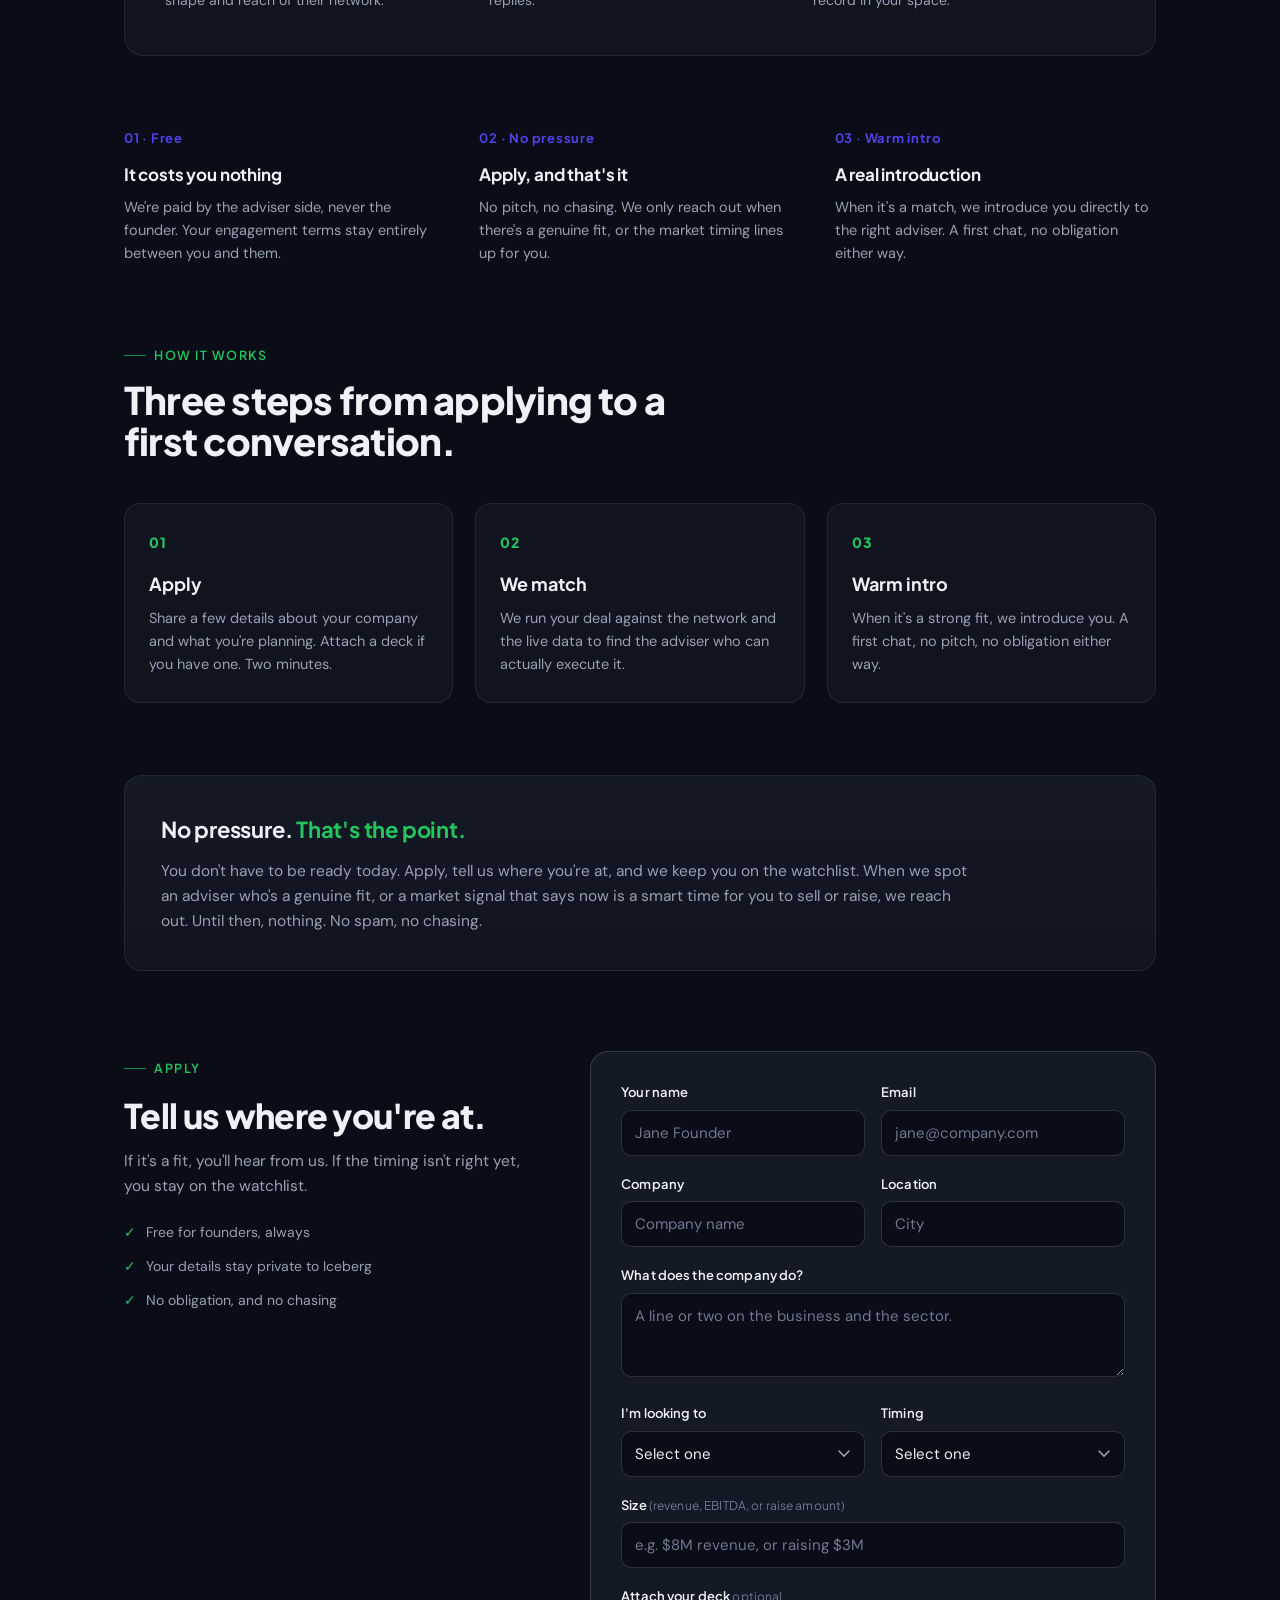
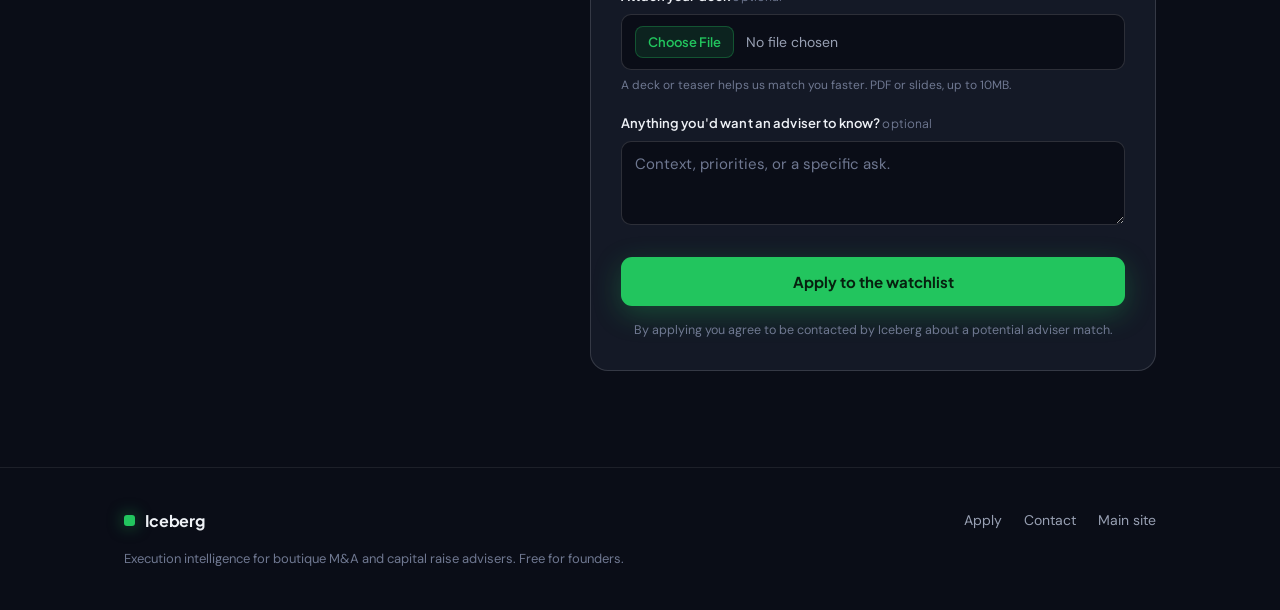
<file: founders.html>
<!DOCTYPE html>
<html lang="en">
<head>
<meta charset="UTF-8">
<meta name="viewport" content="width=device-width, initial-scale=1.0">
<title>For Founders · Iceberg</title>
<meta name="description" content="Selling or raising capital? Iceberg runs the AI systems behind Australia's boutique M&A advisers, so we can match you to the one who can actually execute your deal. Free for founders.">
<link rel="preconnect" href="https://fonts.googleapis.com">
<link rel="preconnect" href="https://fonts.gstatic.com" crossorigin>
<link href="https://fonts.googleapis.com/css2?family=Plus+Jakarta+Sans:wght@400;500;600;700;800&family=DM+Sans:opsz,wght@9..40,400;9..40,500&display=swap" rel="stylesheet">
<style>
  :root{
    --navy:#0a0d17;
    --navy-2:#10141f;
    --panel:#141926;
    --line:rgba(255,255,255,.08);
    --line-strong:rgba(255,255,255,.14);
    --ink:#eef1f6;
    --muted:#98a0b3;
    --muted-2:#6f7891;
    --green:#22c55e;
    --purple:#5240E8;
    --display:'Plus Jakarta Sans',system-ui,sans-serif;
    --body:'DM Sans',system-ui,sans-serif;
  }
  *{box-sizing:border-box;margin:0;padding:0}
  html{scroll-behavior:smooth}
  body{
    background:var(--navy);color:var(--ink);font-family:var(--body);
    line-height:1.6;-webkit-font-smoothing:antialiased;overflow-x:hidden;
  }
  a{color:inherit;text-decoration:none}
  .wrap{max-width:1080px;margin:0 auto;padding:0 24px}

  /* nav */
  nav{position:sticky;top:0;z-index:50;background:rgba(10,13,23,.72);backdrop-filter:blur(12px);border-bottom:1px solid var(--line)}
  .nav-in{display:flex;align-items:center;justify-content:space-between;height:64px}
  .brand{display:flex;align-items:center;gap:10px;font-family:var(--display);font-weight:700;letter-spacing:-.01em}
  .brand .dot{width:11px;height:11px;border-radius:3px;background:var(--green);box-shadow:0 0 16px rgba(34,197,94,.55)}
  .nav-cta{font-family:var(--display);font-weight:600;font-size:14px;padding:9px 16px;border-radius:9px;border:1px solid var(--line-strong);color:var(--ink);transition:border-color .2s,background .2s}
  .nav-cta:hover{border-color:var(--green);background:rgba(34,197,94,.08)}

  /* hero */
  .hero{position:relative;padding:88px 0 60px}
  .hero::before{content:"";position:absolute;inset:0;z-index:0;pointer-events:none;
    background:radial-gradient(600px 300px at 78% -8%, rgba(82,64,232,.22), transparent 70%),radial-gradient(520px 300px at 8% 8%, rgba(34,197,94,.10), transparent 70%)}
  .hero-grid{position:relative;z-index:1;display:grid;grid-template-columns:1.05fr .95fr;gap:56px;align-items:center}
  .eyebrow{display:inline-flex;align-items:center;gap:8px;font-family:var(--display);font-weight:600;font-size:12.5px;letter-spacing:.12em;text-transform:uppercase;color:var(--green);margin-bottom:20px}
  .eyebrow::before{content:"";width:22px;height:1px;background:var(--green);opacity:.7}
  h1{font-family:var(--display);font-weight:800;letter-spacing:-.025em;line-height:1.04;font-size:clamp(34px,5vw,52px);margin-bottom:22px}
  h1 .hl{color:var(--green)}
  .lede{font-size:17.5px;color:var(--muted);max-width:44ch;margin-bottom:30px}
  .cta-row{display:flex;align-items:center;gap:18px;flex-wrap:wrap}
  .btn{font-family:var(--display);font-weight:700;font-size:15px;padding:14px 24px;border-radius:11px;border:1px solid transparent;background:var(--green);color:#06210f;cursor:pointer;transition:transform .15s,box-shadow .2s;box-shadow:0 8px 28px rgba(34,197,94,.28)}
  .btn:hover{transform:translateY(-1px);box-shadow:0 12px 34px rgba(34,197,94,.4)}
  .free-note{font-size:14px;color:var(--muted-2)}
  .free-note b{color:var(--ink);font-weight:600}

  /* intro card */
  .intro-card{position:relative;background:linear-gradient(180deg,var(--panel),var(--navy-2));border:1px solid var(--line-strong);border-radius:18px;padding:22px 22px 20px;box-shadow:0 30px 70px rgba(0,0,0,.5)}
  .intro-card .tag{display:inline-flex;align-items:center;gap:7px;font-family:var(--display);font-weight:600;font-size:12px;letter-spacing:.04em;color:var(--green);background:rgba(34,197,94,.1);border:1px solid rgba(34,197,94,.25);padding:5px 11px;border-radius:999px;margin-bottom:16px}
  .intro-card .tag i{width:6px;height:6px;border-radius:50%;background:var(--green);display:inline-block}
  .ic-line{display:flex;gap:12px;padding:11px 0;border-bottom:1px dashed var(--line)}
  .ic-line:last-of-type{border-bottom:none}
  .ic-line .k{font-size:12.5px;color:var(--muted-2);width:82px;flex:none;font-family:var(--display);font-weight:600;letter-spacing:.02em;text-transform:uppercase}
  .ic-line .v{font-size:14.5px;color:var(--ink)}
  .ic-quote{margin-top:16px;padding:14px 16px;border-radius:12px;background:rgba(82,64,232,.12);border:1px solid rgba(82,64,232,.3);font-size:14px;color:#d8d5ff;font-style:italic}
  .ic-quote b{color:#fff;font-style:normal;font-weight:600}

  /* stats band */
  .stats{border-top:1px solid var(--line);border-bottom:1px solid var(--line);padding:46px 0}
  .stats-grid{display:grid;grid-template-columns:repeat(3,1fr);gap:30px}
  .stat{text-align:center}
  .stat .n{font-family:var(--display);font-weight:800;letter-spacing:-.02em;font-size:clamp(34px,4.4vw,46px);line-height:1;color:var(--green)}
  .stat:nth-child(3) .n{color:var(--purple)}
  .stat .l{font-size:13.5px;color:var(--muted);margin-top:12px;max-width:22ch;margin-left:auto;margin-right:auto}
  .pedigree{text-align:center;margin-top:34px;font-size:14px;color:var(--muted)}
  .pedigree b{color:var(--ink);font-weight:600}

  /* generic section */
  .section{padding:72px 0}
  .sec-head{max-width:56ch;margin-bottom:42px}
  .sec-head .eyebrow{margin-bottom:14px}
  .sec-head h2{font-family:var(--display);font-weight:800;font-size:clamp(26px,3.6vw,38px);letter-spacing:-.02em;line-height:1.08}
  .sec-head p{font-size:16px;color:var(--muted);margin-top:16px;max-width:64ch}

  /* data-driven feature */
  .data{background:var(--navy-2);border:1px solid var(--line);border-radius:20px;padding:44px 40px}
  .data .sec-head{margin-bottom:30px}
  .data-list{display:grid;grid-template-columns:repeat(3,1fr);gap:22px;margin-top:8px}
  .d-item{border-top:1px solid var(--line-strong);padding-top:16px}
  .d-item .mk{font-family:var(--display);font-weight:700;font-size:12px;letter-spacing:.08em;text-transform:uppercase;color:var(--green)}
  .d-item h4{font-family:var(--display);font-weight:700;font-size:16.5px;margin:10px 0 7px;letter-spacing:-.01em}
  .d-item p{font-size:14px;color:var(--muted)}

  /* value strip */
  .values-grid{display:grid;grid-template-columns:repeat(3,1fr);gap:34px}
  .val .mk{font-family:var(--display);font-weight:700;font-size:13px;color:var(--purple);letter-spacing:.06em;margin-bottom:12px;display:block}
  .val h3{font-family:var(--display);font-weight:700;font-size:17px;margin-bottom:8px;letter-spacing:-.01em}
  .val p{font-size:14.5px;color:var(--muted)}

  /* steps */
  .steps{display:grid;grid-template-columns:repeat(3,1fr);gap:22px}
  .step{background:var(--navy-2);border:1px solid var(--line);border-radius:16px;padding:26px 24px;transition:border-color .2s,transform .2s}
  .step:hover{border-color:var(--line-strong);transform:translateY(-3px)}
  .step .num{font-family:var(--display);font-weight:800;font-size:14px;color:var(--green);letter-spacing:.08em}
  .step h4{font-family:var(--display);font-weight:700;font-size:18px;margin:14px 0 8px}
  .step p{font-size:14.5px;color:var(--muted)}

  /* no pressure band */
  .note-band{background:linear-gradient(180deg,var(--panel),var(--navy-2));border:1px solid var(--line);border-radius:18px;padding:36px 36px}
  .note-band h3{font-family:var(--display);font-weight:700;font-size:22px;margin-bottom:12px;letter-spacing:-.01em}
  .note-band h3 .accent{color:var(--green)}
  .note-band p{font-size:15.5px;color:var(--muted);max-width:74ch}

  /* form */
  .form-wrap{display:grid;grid-template-columns:.85fr 1.15fr;gap:48px;align-items:start}
  .form-intro h2{font-family:var(--display);font-weight:800;font-size:clamp(26px,3.4vw,34px);letter-spacing:-.02em;line-height:1.08;margin-bottom:14px}
  .form-intro p{font-size:15.5px;color:var(--muted);max-width:36ch;margin-bottom:22px}
  .assure{display:flex;gap:10px;align-items:flex-start;font-size:14px;color:var(--muted);margin-bottom:12px}
  .assure .tick{color:var(--green);font-weight:700;flex:none}
  .card-form{background:var(--panel);border:1px solid var(--line-strong);border-radius:18px;padding:30px}
  .field{margin-bottom:18px}
  .field.row{display:grid;grid-template-columns:1fr 1fr;gap:16px;margin-bottom:0}
  .field.row > div{margin-bottom:18px}
  label{display:block;font-family:var(--display);font-weight:600;font-size:13px;color:var(--ink);margin-bottom:7px;letter-spacing:.01em}
  label .opt{color:var(--muted-2);font-weight:400;font-size:12px}
  input,select,textarea{width:100%;background:var(--navy);border:1px solid var(--line-strong);border-radius:10px;color:var(--ink);font-family:var(--body);font-size:15px;padding:12px 13px;transition:border-color .18s,box-shadow .18s}
  textarea{resize:vertical;min-height:84px}
  select{appearance:none;background-image:url("data:image/svg+xml;charset=utf8,%3Csvg xmlns='http://www.w3.org/2000/svg' width='12' height='8' viewBox='0 0 12 8'%3E%3Cpath d='M1 1l5 5 5-5' stroke='%2398a0b3' stroke-width='1.6' fill='none' stroke-linecap='round'/%3E%3C/svg%3E");background-repeat:no-repeat;background-position:right 14px center;padding-right:36px}
  input::placeholder,textarea::placeholder{color:var(--muted-2)}
  input:focus,select:focus,textarea:focus{outline:none;border-color:var(--green);box-shadow:0 0 0 3px rgba(34,197,94,.16)}
  input[type=file]{padding:11px 13px;font-size:14px;color:var(--muted);cursor:pointer}
  input[type=file]::file-selector-button{font-family:var(--display);font-weight:600;font-size:13px;background:rgba(34,197,94,.12);color:var(--green);border:1px solid rgba(34,197,94,.3);border-radius:8px;padding:7px 12px;margin-right:12px;cursor:pointer}
  .help{font-size:12px;color:var(--muted-2);margin-top:6px}
  .submit{width:100%;margin-top:6px}
  .hp{position:absolute;left:-9999px}
  .form-foot{font-size:12.5px;color:var(--muted-2);margin-top:14px;text-align:center}

  /* success */
  .success{display:none;text-align:center;padding:30px 10px}
  .success.on{display:block}
  .card-form.done .form-body{display:none}
  .success .badge{width:56px;height:56px;border-radius:50%;background:rgba(34,197,94,.14);border:1px solid rgba(34,197,94,.4);display:flex;align-items:center;justify-content:center;margin:0 auto 18px;color:var(--green);font-size:26px}
  .success h3{font-family:var(--display);font-weight:700;font-size:22px;margin-bottom:10px}
  .success p{font-size:15px;color:var(--muted);max-width:40ch;margin:0 auto}

  /* footer */
  footer{border-top:1px solid var(--line);padding:40px 0;margin-top:24px}
  .foot-in{display:flex;align-items:center;justify-content:space-between;gap:20px;flex-wrap:wrap}
  .foot-in .brand{font-size:16px}
  .foot-links{display:flex;gap:22px;font-size:14px;color:var(--muted)}
  .foot-links a:hover{color:var(--green)}
  .foot-copy{font-size:13px;color:var(--muted-2);margin-top:16px}

  @media (max-width:860px){
    .hero-grid{grid-template-columns:1fr;gap:40px}
    .lede{max-width:none}
    .stats-grid{grid-template-columns:1fr;gap:32px}
    .data{padding:34px 24px}
    .data-list,.values-grid,.steps{grid-template-columns:1fr;gap:22px}
    .form-wrap{grid-template-columns:1fr;gap:30px}
  }
  @media (max-width:480px){
    .field.row{grid-template-columns:1fr}
    .hero{padding:60px 0 44px}
  }
  @media (prefers-reduced-motion:reduce){*{animation:none!important;transition:none!important;scroll-behavior:auto!important}}
  .rise{opacity:0;transform:translateY(14px);animation:rise .7s cubic-bezier(.22,.68,.28,1) forwards}
  .d1{animation-delay:.05s}.d2{animation-delay:.14s}.d3{animation-delay:.24s}
  @keyframes rise{to{opacity:1;transform:none}}
</style>
</head>
<body>

<nav>
  <div class="wrap nav-in">
    <a class="brand" href="index.html"><span class="dot"></span>Iceberg</a>
    <a class="nav-cta" href="#apply">Apply to the watchlist</a>
  </div>
</nav>

<header class="hero">
  <div class="wrap hero-grid">
    <div>
      <span class="eyebrow rise">For founders</span>
      <h1 class="rise d1">Matched to the adviser who can <span class="hl">actually execute</span> your deal.</h1>
      <p class="lede rise d2">We build and run the AI systems behind Australia's boutique M&amp;A and capital raise advisers: their databases, their relationship intelligence, their outreach. So we can see who genuinely has the network to get your deal done, and how often they close. When there's a real match, we make a warm intro.</p>
      <div class="cta-row rise d3">
        <a class="btn" href="#apply">Apply to the watchlist</a>
        <span class="free-note"><b>Free for founders.</b> Always.</span>
      </div>
    </div>

    <div class="intro-card rise d3">
      <span class="tag"><i></i>What you get: a warm intro</span>
      <div class="ic-line"><span class="k">Adviser</span><span class="v">Sector-matched, proven track record</span></div>
      <div class="ic-line"><span class="k">Why them</span><span class="v">Live buyer relationships in your space</span></div>
      <div class="ic-line"><span class="k">Matched on</span><span class="v">Live network data, not a hunch</span></div>
      <div class="ic-line"><span class="k">Your cost</span><span class="v">Nothing. The adviser side pays.</span></div>
      <div class="ic-quote">"Hey, I've got a founder who looks like a strong fit for you. <b>Keen for a first chat?</b>"</div>
    </div>
  </div>
</header>

<section class="stats">
  <div class="wrap">
    <div class="stats-grid">
      <div class="stat">
        <div class="n">$790M+</div>
        <div class="l">in enterprise value on the platform</div>
      </div>
      <div class="stat">
        <div class="n">77</div>
        <div class="l">live mandates on the platform</div>
      </div>
      <div class="stat">
        <div class="n">100+</div>
        <div class="l">deals on track this year, up from 32 last year</div>
      </div>
    </div>
    <p class="pedigree">Advisers on Iceberg include <b>ex-Goldman Sachs bankers</b> and operators from Macquarie, KPMG, PwC Capital and Morgans.</p>
  </div>
</section>

<section class="section">
  <div class="wrap">
    <div class="data">
      <div class="sec-head">
        <span class="eyebrow">Why the match is real</span>
        <h2>We can see who can actually execute. Most intro services can't.</h2>
        <p>Anyone can pass your name to an adviser. The hard part is knowing whether that adviser has a live network that can move your deal, or just a business card. With 70+ deals in execution at any one time, we see who is genuinely connected to the right buyers and investors, and who actually closes. So when we introduce you, it's a match backed by live data, not a favour.</p>
      </div>
      <div class="data-list">
        <div class="d-item">
          <span class="mk">Their database</span>
          <h4>We run their buyer universe</h4>
          <p>Every adviser's buyer and investor universe runs through our agents. We know the true shape and reach of their network.</p>
        </div>
        <div class="d-item">
          <span class="mk">Their outreach</span>
          <h4>We see who they reach</h4>
          <p>We run the outreach, so we know who each adviser can actually get in front of, and who replies.</p>
        </div>
        <div class="d-item">
          <span class="mk">Their track record</span>
          <h4>We know what closes</h4>
          <p>We track outcomes across every mandate. You get matched to advisers with a real record in your space.</p>
        </div>
      </div>
    </div>
  </div>
</section>

<section class="section" style="padding-top:0">
  <div class="wrap values-grid">
    <div class="val">
      <span class="mk">01 · Free</span>
      <h3>It costs you nothing</h3>
      <p>We're paid by the adviser side, never the founder. Your engagement terms stay entirely between you and them.</p>
    </div>
    <div class="val">
      <span class="mk">02 · No pressure</span>
      <h3>Apply, and that's it</h3>
      <p>No pitch, no chasing. We only reach out when there's a genuine fit, or the market timing lines up for you.</p>
    </div>
    <div class="val">
      <span class="mk">03 · Warm intro</span>
      <h3>A real introduction</h3>
      <p>When it's a match, we introduce you directly to the right adviser. A first chat, no obligation either way.</p>
    </div>
  </div>
</section>

<section class="section" style="padding-top:0">
  <div class="wrap">
    <div class="sec-head">
      <span class="eyebrow">How it works</span>
      <h2>Three steps from applying to a first conversation.</h2>
    </div>
    <div class="steps">
      <div class="step">
        <span class="num">01</span>
        <h4>Apply</h4>
        <p>Share a few details about your company and what you're planning. Attach a deck if you have one. Two minutes.</p>
      </div>
      <div class="step">
        <span class="num">02</span>
        <h4>We match</h4>
        <p>We run your deal against the network and the live data to find the adviser who can actually execute it.</p>
      </div>
      <div class="step">
        <span class="num">03</span>
        <h4>Warm intro</h4>
        <p>When it's a strong fit, we introduce you. A first chat, no pitch, no obligation either way.</p>
      </div>
    </div>
  </div>
</section>

<section class="section" style="padding-top:0">
  <div class="wrap">
    <div class="note-band">
      <h3>No pressure. <span class="accent">That's the point.</span></h3>
      <p>You don't have to be ready today. Apply, tell us where you're at, and we keep you on the watchlist. When we spot an adviser who's a genuine fit, or a market signal that says now is a smart time for you to sell or raise, we reach out. Until then, nothing. No spam, no chasing.</p>
    </div>
  </div>
</section>

<section class="section" id="apply" style="padding-top:8px">
  <div class="wrap form-wrap">
    <div class="form-intro">
      <span class="eyebrow">Apply</span>
      <h2>Tell us where you're at.</h2>
      <p>If it's a fit, you'll hear from us. If the timing isn't right yet, you stay on the watchlist.</p>
      <div class="assure"><span class="tick">✓</span><span>Free for founders, always</span></div>
      <div class="assure"><span class="tick">✓</span><span>Your details stay private to Iceberg</span></div>
      <div class="assure"><span class="tick">✓</span><span>No obligation, and no chasing</span></div>
    </div>

    <div class="card-form" id="cardForm">
      <form class="form-body" name="founder-watchlist" method="POST" data-netlify="true" netlify-honeypot="bot-field" enctype="multipart/form-data" id="watchForm">
        <input type="hidden" name="form-name" value="founder-watchlist">
        <p class="hp"><label>Don't fill this out: <input name="bot-field"></label></p>

        <div class="field row">
          <div>
            <label for="name">Your name</label>
            <input id="name" name="name" type="text" placeholder="Jane Founder" required>
          </div>
          <div>
            <label for="email">Email</label>
            <input id="email" name="email" type="email" placeholder="jane@company.com" required>
          </div>
        </div>

        <div class="field row">
          <div>
            <label for="company">Company</label>
            <input id="company" name="company" type="text" placeholder="Company name" required>
          </div>
          <div>
            <label for="location">Location</label>
            <input id="location" name="location" type="text" placeholder="City" required>
          </div>
        </div>

        <div class="field">
          <label for="about">What does the company do?</label>
          <textarea id="about" name="about" placeholder="A line or two on the business and the sector." required></textarea>
        </div>

        <div class="field row">
          <div>
            <label for="intent">I'm looking to</label>
            <select id="intent" name="intent" required>
              <option value="" disabled selected>Select one</option>
              <option>Sell the business</option>
              <option>Raise capital</option>
              <option>Not sure yet, exploring</option>
            </select>
          </div>
          <div>
            <label for="timing">Timing</label>
            <select id="timing" name="timing" required>
              <option value="" disabled selected>Select one</option>
              <option>Now</option>
              <option>Next few months</option>
              <option>Further down the track</option>
            </select>
          </div>
        </div>

        <div class="field">
          <label for="size">Size <span class="opt">(revenue, EBITDA, or raise amount)</span></label>
          <input id="size" name="size" type="text" placeholder="e.g. $8M revenue, or raising $3M">
        </div>

        <div class="field">
          <label for="deck">Attach your deck <span class="opt">optional</span></label>
          <input id="deck" name="deck" type="file" accept=".pdf,.ppt,.pptx,.key,.doc,.docx">
          <p class="help">A deck or teaser helps us match you faster. PDF or slides, up to 10MB.</p>
        </div>

        <div class="field">
          <label for="notes">Anything you'd want an adviser to know? <span class="opt">optional</span></label>
          <textarea id="notes" name="notes" placeholder="Context, priorities, or a specific ask."></textarea>
        </div>

        <button class="btn submit" type="submit">Apply to the watchlist</button>
        <p class="form-foot">By applying you agree to be contacted by Iceberg about a potential adviser match.</p>
      </form>

      <div class="success" id="success">
        <div class="badge">✓</div>
        <h3>You're on the watchlist.</h3>
        <p>Thanks for the details. We'll match against the network and reach out when there's a strong fit, or when the market timing lines up for you. If it's urgent, email <a href="mailto:jock@iceberg.software" style="color:var(--green)">jock@iceberg.software</a>.</p>
      </div>
    </div>
  </div>
</section>

<footer>
  <div class="wrap">
    <div class="foot-in">
      <a class="brand" href="index.html"><span class="dot"></span>Iceberg</a>
      <div class="foot-links">
        <a href="#apply">Apply</a>
        <a href="mailto:jock@iceberg.software">Contact</a>
        <a href="index.html">Main site</a>
      </div>
    </div>
    <p class="foot-copy">Execution intelligence for boutique M&amp;A and capital raise advisers. Free for founders.</p>
  </div>
</footer>

<script>
  var form = document.getElementById('watchForm');
  var card = document.getElementById('cardForm');
  var success = document.getElementById('success');

  form.addEventListener('submit', function(e){
    e.preventDefault();
    var fd = new FormData(form); // includes file + form-name for Netlify multipart
    fetch('/', { method:'POST', body: fd })
      .catch(function(){ /* preview has no backend; still show success */ })
      .finally(function(){
        card.classList.add('done');
        success.classList.add('on');
        success.scrollIntoView({behavior:'smooth', block:'center'});
      });
  });
</script>
</body>
</html>
</file>
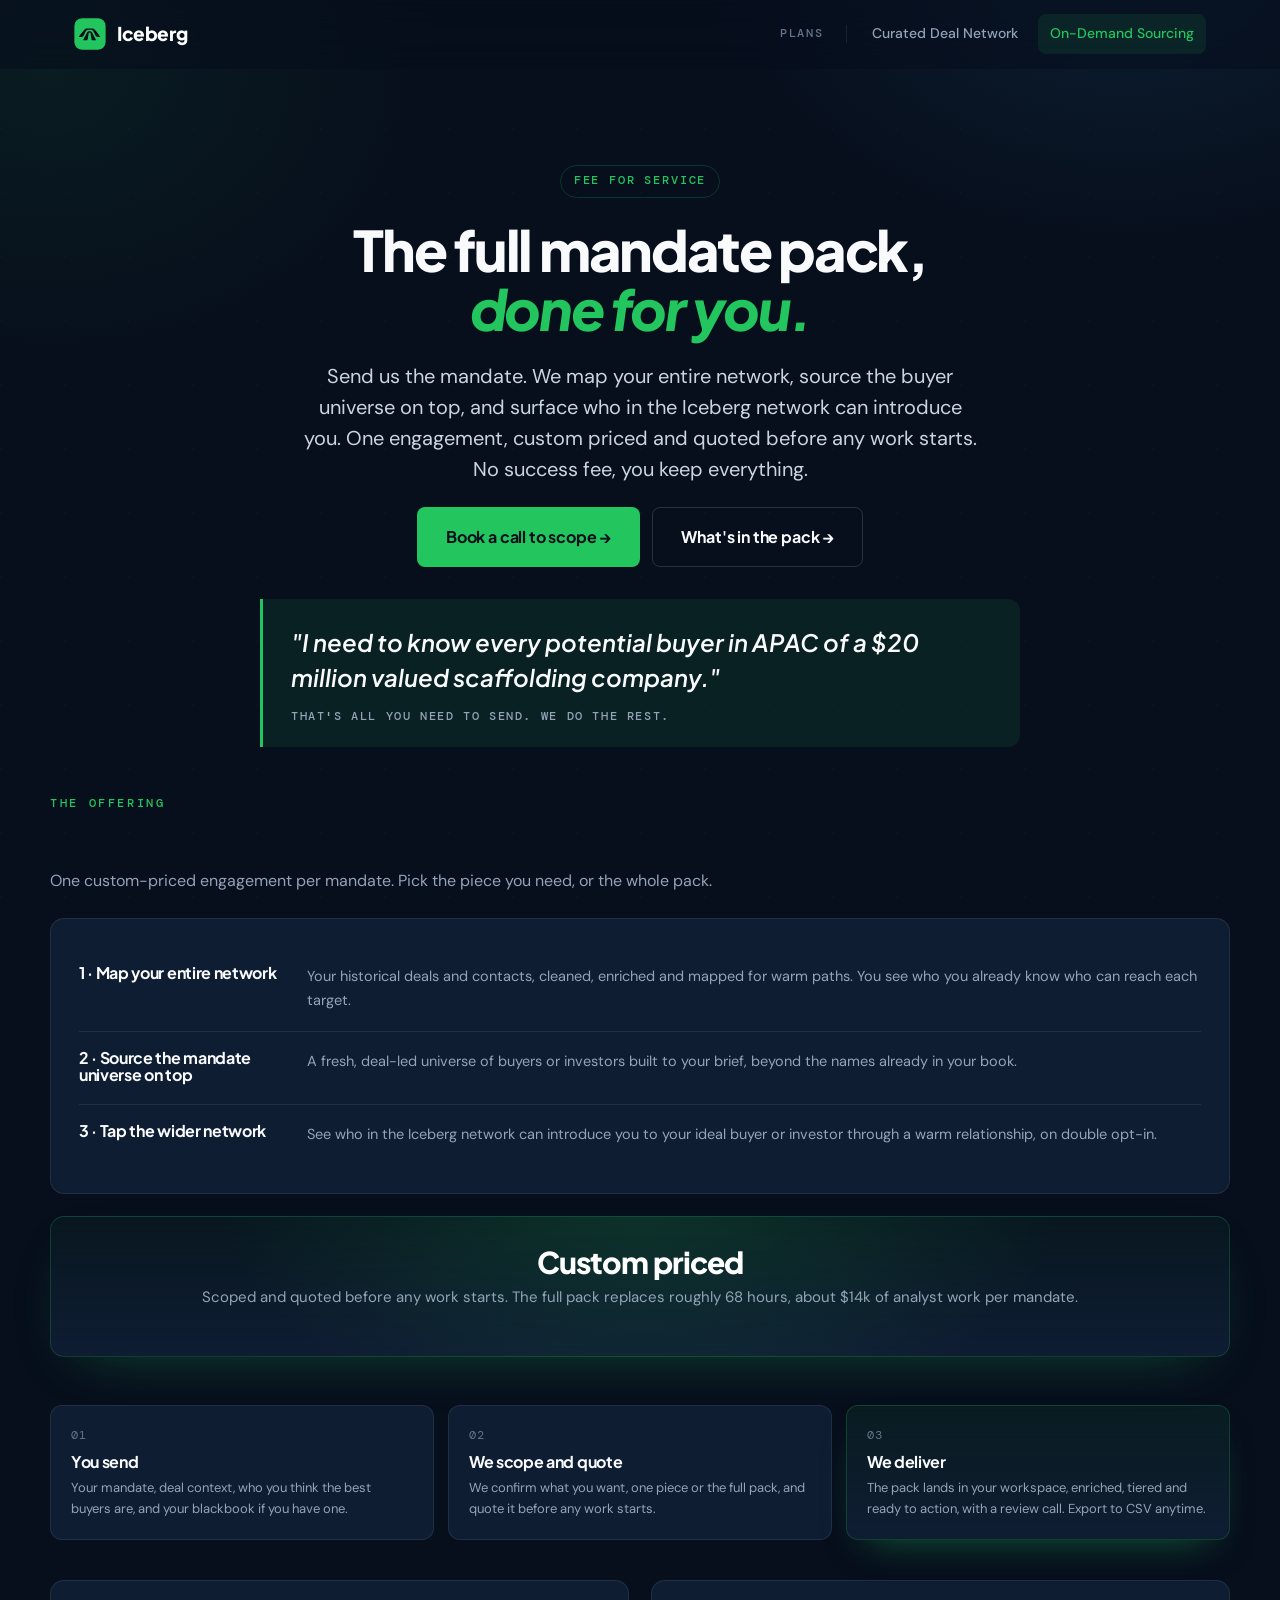
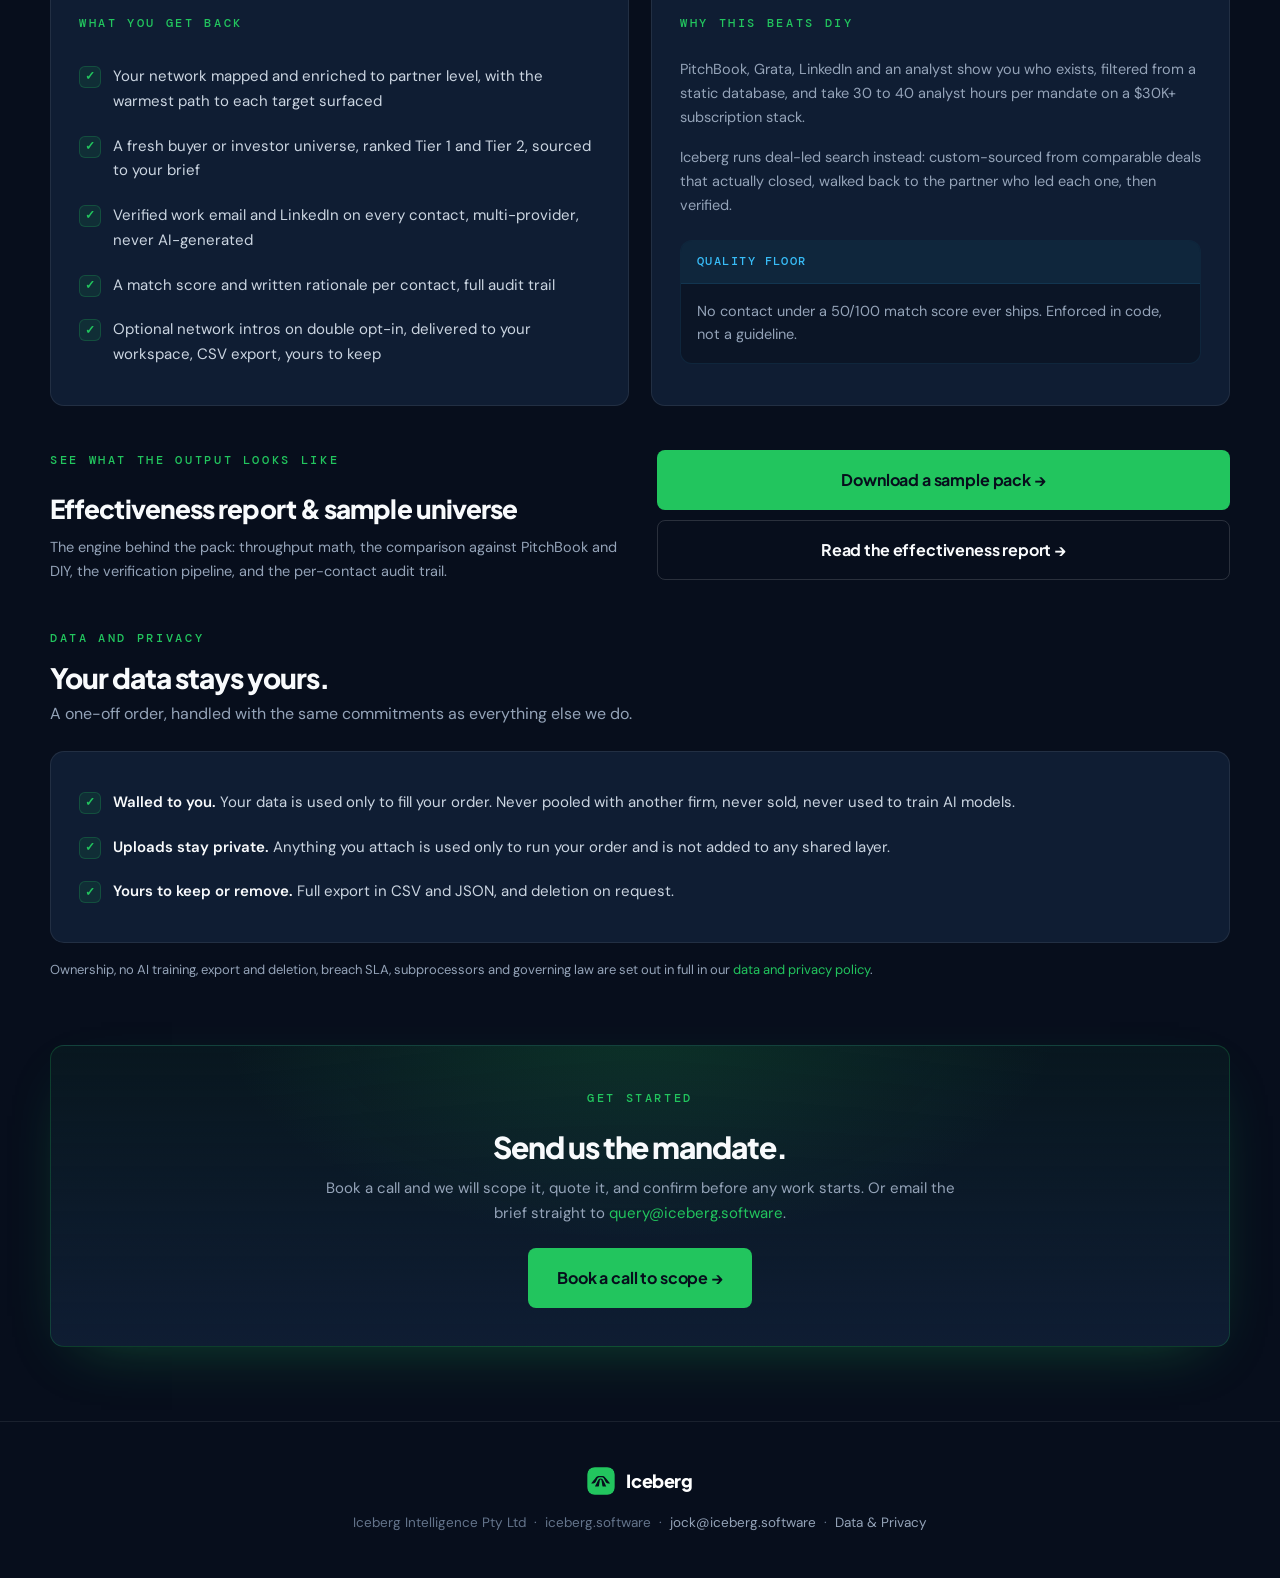
<file: on-demand.html>
<!doctype html>
<html lang="en">
<head>
<meta charset="utf-8">
<meta name="viewport" content="width=device-width, initial-scale=1">
<title>Iceberg · On-Demand Sourcing</title>
<meta name="description" content="The full mandate pack as a fee-for-service engagement: your network mapped, the buyer universe sourced, and warm network intros. Custom priced, scoped before any work starts.">
<style>
/* ============================================================
   Iceberg — design system (per brand spec, March 2026)
   Navy dark theme · green primary · sky-blue secondary
   ============================================================ */

@import url('https://fonts.googleapis.com/css2?family=Plus+Jakarta+Sans:ital,wght@0,400;0,500;0,600;0,700;0,800;1,700&family=DM+Sans:wght@300;400;500&family=DM+Mono:wght@400;500&display=swap');

:root{
  /* background layers */
  --bg:#070E1C;
  --bg-2:#0B1526;
  --bg-3:#0F1D33;
  --panel:#0F1D33;
  --panel-2:#162640;
  --panel-3:#1E334F;
  /* accents */
  --green:#22C55E;
  --green-2:#4ADE80;
  --green-dim:rgba(34,197,94,.10);
  --green-border:rgba(34,197,94,.22);
  --cyan:#38BDF8;
  --blue:#38BDF8;
  --cyan-dim:rgba(56,189,248,.10);
  --lime:#DCFF8C;
  /* text */
  --text:#F8FAFC;
  --text-2:#E2E8F0;
  --text-3:#CBD5E1;
  --muted:#94A3B8;
  --muted-2:#64748B;
  /* lines */
  --line:rgba(255,255,255,.08);
  --line-2:rgba(255,255,255,.14);
  /* type */
  --font-head:'Plus Jakarta Sans',-apple-system,sans-serif;
  --font-body:'DM Sans',-apple-system,sans-serif;
  --font-mono:'DM Mono',ui-monospace,monospace;
  --radius:14px;
  --radius-sm:10px;
  --maxw:1180px;
}

*{box-sizing:border-box}
html{scroll-behavior:smooth}
body{
  margin:0;
  background:var(--bg);
  color:var(--text-2);
  font-family:var(--font-body);
  font-weight:400;
  font-size:16px;
  line-height:1.65;
  -webkit-font-smoothing:antialiased;
  background-image:
    radial-gradient(circle at 1px 1px, rgba(56,189,248,.025) 1px, transparent 0),
    radial-gradient(720px 520px at 88% -6%, rgba(56,189,248,.10), transparent 60%),
    radial-gradient(680px 520px at 4% 8%, rgba(34,197,94,.08), transparent 58%);
  background-size:64px 64px, 100% 100%, 100% 100%;
  background-attachment:fixed;
}

h1,h2,h3,h4{font-family:var(--font-head);color:var(--text);font-weight:800;line-height:1.06;letter-spacing:-.03em;margin:0}
h2{font-weight:800;letter-spacing:-.035em}
h3,h4{font-weight:700;letter-spacing:-.02em}
a{color:inherit;text-decoration:none}
p{margin:0 0 1rem}
strong{color:var(--text);font-weight:600}
.muted{color:var(--muted)}
.green{color:var(--green)}
.cyan,.blue{color:var(--cyan)}

.wrap{max-width:var(--maxw);margin:0 auto;padding:0 24px}
.section{padding:74px 0}
.center{text-align:center}

/* ---------- section label (DM Mono) ---------- */
.label{
  font-family:var(--font-mono);font-weight:500;font-size:12px;letter-spacing:.22em;text-transform:uppercase;
  color:var(--green);display:inline-block;margin-bottom:14px;
}
.eyebrow{
  display:inline-flex;align-items:center;gap:8px;font-family:var(--font-mono);font-weight:500;
  font-size:11.5px;letter-spacing:.16em;text-transform:uppercase;color:var(--green);
  padding:6px 13px;border:1px solid var(--green-border);border-radius:999px;background:transparent;
}

/* ---------- nav ---------- */
.nav{position:sticky;top:0;z-index:60;backdrop-filter:blur(16px);background:rgba(7,14,28,.55);border-bottom:1px solid transparent;transition:background .25s,border-color .25s}
body.scrolled .nav{background:rgba(7,14,28,.92);border-bottom-color:var(--line)}
.nav-inner{display:flex;align-items:center;justify-content:space-between;height:68px}
.brand{display:flex;align-items:center;gap:11px;font-family:var(--font-head);font-weight:800;font-size:19px;letter-spacing:-.02em;color:#fff}
.brand svg{display:block;border-radius:8px}
.nav-links{display:flex;align-items:center;gap:8px}
.nav-links a{color:var(--muted);font-weight:500;font-size:14px;padding:8px 12px;border-radius:8px;transition:.15s}
.nav-links a:hover{color:#fff}
.nav-cta{background:var(--green);color:#070E1C !important;font-weight:700 !important;padding:9px 16px !important}
.nav-cta:hover{background:var(--green-2)}
@media(max-width:820px){.nav-links a:not(.nav-cta){display:none}}

/* ---------- buttons (radius 8, green primary, navy text) ---------- */
.btn{
  display:inline-flex;align-items:center;justify-content:center;gap:8px;
  padding:13px 24px;border-radius:8px;font-family:var(--font-head);font-weight:700;font-size:15px;letter-spacing:-.01em;
  cursor:pointer;border:1px solid transparent;transition:transform .1s, background .15s, box-shadow .2s, border-color .15s;
}
.btn:active{transform:translateY(1px)}
.btn-primary{background:var(--green);color:#070E1C}
.btn-primary:hover{background:var(--green-2);box-shadow:0 12px 30px -10px rgba(34,197,94,.55)}
.btn-ghost{background:transparent;color:var(--text);border-color:var(--line-2)}
.btn-ghost:hover{border-color:var(--green);color:var(--green)}
.btn-block{width:100%}
.btn-lg{padding:16px 28px;font-size:16px}

/* ---------- tags / chips ---------- */
.tag{display:inline-block;font-family:var(--font-mono);font-size:11.5px;font-weight:500;letter-spacing:.12em;text-transform:uppercase;color:var(--green);background:var(--green-dim);border:1px solid var(--green-border);padding:5px 11px;border-radius:7px}
.tag-blue{color:var(--cyan);background:var(--cyan-dim);border-color:rgba(56,189,248,.22)}
.soon{font-family:var(--font-mono);font-size:10.5px;font-weight:500;letter-spacing:.1em;text-transform:uppercase;color:var(--muted-2);border:1px solid var(--line);padding:2px 7px;border-radius:6px;vertical-align:middle}
.badge-pop{position:absolute;top:-12px;left:50%;transform:translateX(-50%);font-family:var(--font-mono);font-size:11px;font-weight:500;letter-spacing:.12em;text-transform:uppercase;color:#070E1C;background:var(--green);padding:5px 14px;border-radius:999px;white-space:nowrap}

/* ---------- cards ---------- */
.card{background:var(--panel);border:1px solid var(--line);border-radius:var(--radius);padding:28px}
.card-2{background:var(--panel-2)}
.card-hl{border-color:var(--green-border);background:radial-gradient(600px 320px at 50% -10%,rgba(34,197,94,.16),transparent 70%),linear-gradient(180deg,rgba(34,197,94,.05),var(--panel));box-shadow:0 20px 60px -30px rgba(34,197,94,.4)}

/* accent line (3px green border) */
.accent{border-left:3px solid var(--green);background:var(--green-dim);border-radius:0 10px 10px 0;padding:14px 18px;margin:12px 0}
.accent.cyan-accent{border-left-color:var(--cyan);background:var(--cyan-dim)}

/* ---------- region toggle ---------- */
.region{display:inline-flex;background:var(--panel-2);border:1px solid var(--line);border-radius:10px;padding:4px;gap:3px}
.region button{appearance:none;border:0;cursor:pointer;background:transparent;color:var(--muted);font-family:var(--font-mono);font-weight:500;font-size:12.5px;letter-spacing:.04em;padding:7px 16px;border-radius:7px;transition:.15s}
.region button.active{background:var(--green);color:#070E1C}

/* ---------- tables ---------- */
.tbl{width:100%;border-collapse:collapse;border:1px solid var(--line);border-radius:12px;overflow:hidden;font-size:14.5px}
.tbl thead th{background:var(--panel-2);color:var(--text);font-family:var(--font-mono);font-weight:500;font-size:12px;letter-spacing:.1em;text-transform:uppercase;text-align:left;padding:14px 16px}
.tbl td{padding:13px 16px;border-top:1px solid var(--line);vertical-align:top;color:var(--text-3)}
.tbl tr td:first-child{color:var(--text);font-weight:500}
.tbl .note{font-size:12.5px;color:var(--muted)}
.tbl .yes{color:var(--green);font-weight:700}
.tbl .no{color:var(--muted-2)}

/* ---------- callout ---------- */
.callout{border:1px solid var(--cyan-dim);border-radius:12px;overflow:hidden;margin:22px 0;background:var(--bg-2)}
.callout .head{font-family:var(--font-mono);font-weight:500;letter-spacing:.12em;text-transform:uppercase;font-size:12px;background:var(--cyan-dim);color:var(--cyan);padding:11px 16px;border-bottom:1px solid var(--cyan-dim)}
.callout .body{padding:16px;font-size:14.5px;color:var(--muted)}

/* ---------- feature rows ---------- */
.feature{display:grid;grid-template-columns:210px 1fr;gap:18px;padding:18px 0;border-top:1px solid var(--line)}
.feature:first-child{border-top:0}
.feature h4{font-size:16px;margin:0 0 2px;color:var(--text)}
.feature p{margin:0;color:var(--muted);font-size:14.5px}
@media(max-width:640px){.feature{grid-template-columns:1fr;gap:4px}}

/* ---------- list with marks ---------- */
.marks{list-style:none;margin:0;padding:0}
.marks li{display:flex;gap:12px;padding:10px 0;color:var(--text-3);font-size:15px;align-items:flex-start}
.marks li .m{flex:0 0 auto;width:22px;height:22px;border-radius:6px;display:grid;place-items:center;font-size:12px;font-weight:700;margin-top:2px}
.marks li .m.ok{background:var(--green-dim);color:var(--green);border:1px solid var(--green-border)}
.marks li .m.no{background:rgba(148,163,184,.10);color:var(--muted-2);border:1px solid var(--line)}
.marks li strong{color:var(--text)}

/* ---------- pipeline (where Iceberg fits) ---------- */
.pipe{display:grid;grid-template-columns:repeat(4,1fr);gap:14px}
.pipe .step{background:var(--panel);border:1px solid var(--line);border-radius:12px;padding:20px;position:relative}
.pipe .step .n{font-family:var(--font-mono);font-size:12px;color:var(--muted-2);letter-spacing:.1em}
.pipe .step h4{font-size:16px;margin:8px 0 6px}
.pipe .step p{font-size:13px;color:var(--muted);margin:0}
.pipe .step.on{border-color:var(--green-border);background:linear-gradient(180deg,rgba(34,197,94,.08),var(--panel));box-shadow:0 18px 40px -22px rgba(34,197,94,.5)}
@media(max-width:860px){.pipe{grid-template-columns:1fr 1fr}}
@media(max-width:520px){.pipe{grid-template-columns:1fr}}

/* ---------- stats ---------- */
.stats{display:grid;grid-template-columns:repeat(4,1fr);gap:0;border:1px solid var(--line);border-radius:14px;overflow:hidden;background:var(--bg-2)}
.stats .stat{padding:24px;text-align:center;border-left:1px solid var(--line)}
.stats .stat:first-child{border-left:0}
.stats .stat .v{font-family:var(--font-head);font-weight:800;font-size:30px;color:#fff;letter-spacing:-.02em}
.stats .stat .k{font-size:13px;color:var(--muted);margin-top:4px}
@media(max-width:760px){.stats{grid-template-columns:1fr 1fr}.stats .stat:nth-child(odd){border-left:0}.stats .stat:nth-child(n+3){border-top:1px solid var(--line)}}

/* ---------- pricing cards ---------- */
.price-grid{display:grid;grid-template-columns:repeat(4,1fr);gap:18px}
@media(max-width:1000px){.price-grid{grid-template-columns:1fr 1fr}}
@media(max-width:560px){.price-grid{grid-template-columns:1fr}}
.pcard{background:var(--panel);border:1px solid var(--line);border-radius:var(--radius);padding:26px;display:flex;flex-direction:column;position:relative}
.pcard.pop{border-color:var(--green-border);background:linear-gradient(180deg,rgba(34,197,94,.06),var(--panel))}
.pcard .pname{font-family:var(--font-mono);font-size:12px;letter-spacing:.14em;text-transform:uppercase;color:var(--green)}
.pcard .pwho{color:var(--muted);font-size:13px;min-height:34px;margin-top:6px}
.pcard .pprice{font-family:var(--font-head);font-weight:800;font-size:38px;color:#fff;letter-spacing:-.03em;margin-top:10px}
.pcard .pprice .per{font-size:15px;color:var(--muted);font-weight:500;letter-spacing:0}
.pcard .pfeat{list-style:none;margin:18px 0;padding:0;flex:1}
.pcard .pfeat li{display:flex;gap:10px;font-size:14px;color:var(--text-3);padding:7px 0;border-top:1px solid var(--line)}
.pcard .pfeat li:first-child{border-top:0}
.pcard .pfeat li::before{content:'';flex:0 0 auto;width:7px;height:7px;border-radius:2px;background:var(--green);margin-top:7px}

/* ---------- hero ---------- */
.hero{padding:96px 0 56px;text-align:center;position:relative}
.hero h1{font-size:clamp(38px,6vw,64px);letter-spacing:-.04em;margin:22px 0 0;font-weight:800}
.hero .sub{font-size:clamp(17px,2.2vw,20px);color:var(--text-3);max-width:680px;margin:22px auto 0;line-height:1.55}

/* ---------- footer ---------- */
.footer{border-top:1px solid var(--line);padding:44px 0;text-align:center;color:var(--muted-2);font-size:13.5px;background:var(--bg)}
.footer .brand{justify-content:center;margin-bottom:16px;font-size:18px;color:#fff}
.footer a{color:var(--muted)}
.footer a:hover{color:var(--green)}

/* ---------- layout helpers ---------- */
.grid{display:grid;gap:22px}
.grid-2{grid-template-columns:1fr 1fr}
@media(max-width:760px){.grid-2{grid-template-columns:1fr}}
hr.div{border:0;border-top:1px solid var(--line);margin:40px 0}
.price-big{font-family:var(--font-head);font-weight:800;font-size:42px;color:#fff;line-height:1;letter-spacing:-.03em}
.price-sub{color:var(--muted);font-size:14px;margin-top:6px}

/* ---------- reveal ---------- */
.reveal{opacity:0;transform:translateY(18px);transition:opacity .7s cubic-bezier(.2,.7,.2,1), transform .7s cubic-bezier(.2,.7,.2,1)}
.reveal.in{opacity:1;transform:none}

/* details / terms */
details.terms{border:1px solid var(--line);border-radius:12px;padding:0 18px;background:var(--bg-2);margin-top:10px}
details.terms summary{cursor:pointer;padding:16px 0;font-family:var(--font-head);font-weight:700;color:var(--text);list-style:none}
details.terms summary::-webkit-details-marker{display:none}
details.terms summary::after{content:'+';float:right;color:var(--green);font-size:20px;line-height:1}
details.terms[open] summary::after{content:'–'}
details.terms .terms-body{padding-bottom:18px;color:var(--muted);font-size:14px}
details.terms .terms-body p{margin-bottom:12px}
details.terms .terms-body strong{color:var(--text-3)}


.nav-links a.active{color:var(--green);background:rgba(34,197,94,.10)}

.nav-links a.nav-plans{font-family:var(--font-mono);font-size:11.5px;letter-spacing:.16em;text-transform:uppercase;color:var(--muted-2);padding:7px 14px;margin-right:14px;border-radius:7px;position:relative;transition:.15s}
.nav-links a.nav-plans::after{content:"";position:absolute;right:-9px;top:50%;transform:translateY(-50%);width:1px;height:18px;background:var(--line)}
.nav-links a.nav-plans:hover{color:var(--green);background:transparent}
.nav-links a.nav-plans.active{color:#070E1C;background:var(--green)}
.nav-links a.nav-plans.active:hover{color:#070E1C;background:var(--green-2)}
.pcard{transition:background .3s ease,border-color .3s ease,transform .2s ease,box-shadow .3s ease;cursor:pointer}
.pcard:hover{transform:translateY(-3px);border-color:var(--line-2);box-shadow:0 12px 32px -16px rgba(0,0,0,.55)}
.pcard.pop:hover{transform:translateY(-3px);box-shadow:0 14px 36px -14px rgba(34,197,94,.35)}
.pcard .pname,.pcard .pwho,.pcard .pprice,.pcard .pprice .per,.pcard .pfeat li{transition:color .3s ease,border-top-color .3s ease}
.pcard .pfeat li::before{transition:background .3s ease}
.pcard .badge-pop{transition:background .3s ease,color .3s ease}
.pcard .btn-primary,.pcard .btn-ghost{transition:background .15s ease,color .15s ease,border-color .15s ease,box-shadow .2s ease,transform .12s ease}
.pipe .step{transition:background .3s ease,border-color .3s ease,transform .2s ease,box-shadow .3s ease}
.pipe .step:hover{transform:translateY(-2px);border-color:var(--line-2)}
.pipe .step.on:hover{transform:translateY(-2px);box-shadow:0 22px 56px -22px rgba(255,255,255,.22),0 0 0 1px rgba(255,255,255,.08)}
@keyframes pulse-pop{0%{transform:scale(1)}50%{transform:scale(1.07)}100%{transform:scale(1)}}
.pulse-anim{animation:pulse-pop .26s ease}
</style>
<style>
  .stepper{display:flex;align-items:center;border:1px solid var(--line-2);border-radius:10px;overflow:hidden;width:fit-content;background:var(--bg-2)}
  .stepper button{appearance:none;border:0;background:var(--panel-2);color:#fff;font-size:20px;font-family:var(--font-head);width:46px;height:48px;cursor:pointer;transition:.12s}
  .stepper button:hover{background:var(--green);color:#070E1C}
  .stepper button:disabled{opacity:.3;cursor:not-allowed}
  .stepper .val{min-width:62px;text-align:center;font-family:var(--font-head);font-weight:800;font-size:21px;color:#fff}
  .cfg-grid{display:grid;grid-template-columns:1fr 1fr;gap:26px}
  @media(max-width:640px){.cfg-grid{grid-template-columns:1fr}}
  .field{margin-bottom:16px}
  .field label{display:block;font-family:var(--font-mono);font-size:11.5px;letter-spacing:.1em;text-transform:uppercase;color:var(--text-3);margin-bottom:7px}
  .field input,.field textarea{width:100%;background:var(--bg-2);border:1px solid var(--line-2);border-radius:9px;color:#fff;font-family:var(--font-body);font-size:15px;padding:12px 14px;transition:border .15s}
  .field input:focus,.field textarea:focus{outline:none;border-color:var(--green)}
  .field textarea{resize:vertical;min-height:98px}
  .field .hint{font-size:12.5px;color:var(--muted-2);margin-top:6px}
  .steplabel{font-family:var(--font-mono);font-size:11.5px;letter-spacing:.1em;text-transform:uppercase;color:var(--text-3);margin-bottom:9px;display:block}
  .total-line{display:flex;justify-content:space-between;align-items:baseline;gap:16px;padding:16px 0;border-top:1px solid var(--line)}
  .total-line .big{font-family:var(--font-head);font-weight:800;font-size:40px;color:var(--green);letter-spacing:-.03em}
  .banner{border-radius:11px;padding:15px 18px;margin-bottom:24px;font-size:14.5px;display:none}
  .banner.show{display:block}
  .banner.ok{background:var(--green-dim);border:1px solid var(--green-border);color:var(--green-2)}
  .banner.warn{background:rgba(56,189,248,.08);border:1px solid rgba(56,189,248,.25);color:var(--cyan)}
  .banner.err{background:rgba(251,113,133,.08);border:1px solid rgba(251,113,133,.3);color:#fda4af}
  .hide{position:absolute;left:-9999px}
  .toggle-grp button{appearance:none;cursor:pointer;background:var(--bg-2);border:1px solid var(--line-2);color:var(--text-3);font-family:var(--font-head);font-weight:600;font-size:13.5px;padding:9px 14px;border-radius:8px;transition:.15s}
  .toggle-grp button:hover{border-color:var(--green);color:var(--green)}
  .toggle-grp button.active{background:var(--green);color:#070E1C;border-color:var(--green)}

  .cat-grid{display:grid;grid-template-columns:repeat(auto-fit,minmax(240px,1fr));gap:12px 18px}
  .ent-grid{display:grid;grid-template-columns:1fr 1fr;gap:28px 38px}
  .ent-item h4{font-family:var(--font-head);font-size:15.5px;color:var(--text);margin:0 0 6px;letter-spacing:-.01em}
  .ent-item p{font-size:14px;color:var(--muted);margin:0;line-height:1.6}
  @media(max-width:760px){.ent-grid{grid-template-columns:1fr;gap:22px}}

</style>
</head>
<body>

<nav class="nav">
  <div class="wrap nav-inner">
    <a class="brand" href="index.html">
      <svg width="32" height="32" viewBox="0 0 42 43" fill="none" xmlns="http://www.w3.org/2000/svg"><rect y="0.5" width="42" height="42" rx="10" fill="#22C55E"/><path fill-rule="evenodd" clip-rule="evenodd" d="M31.0736 20.271C28.9146 17.5524 26.847 15.1037 26.4795 14.8296C26.1118 14.5554 25.4715 14.2557 25.0563 14.1636C24.0704 13.9447 16.8718 13.9458 15.8844 14.165C15.4659 14.2579 14.7919 14.5929 14.3866 14.9094C13.7597 15.399 6.34604 24.5298 6.01428 25.2207C5.91534 25.4271 6.27773 25.4523 8.79424 25.4144L9.24488 25.4076C10.7448 25.3851 12.1061 24.5252 12.7707 23.1804L14.0342 20.6241L15.2793 18.105C15.9535 16.7408 17.3434 15.8773 18.8652 15.8773L20.4736 15.8773L22.082 15.8773C23.6037 15.8773 24.9936 16.7408 25.6679 18.105L26.913 20.6241L28.1766 23.1807C28.8412 24.5253 30.2022 25.3852 31.7019 25.4079L32.1297 25.4144C33.7087 25.4382 35.0004 25.4029 35 25.3359C34.9996 25.2689 33.2328 22.9897 31.0736 20.271ZM26.4993 24.4016C25.0747 21.5383 23.7015 18.9719 23.4479 18.6987C22.1165 17.264 18.8314 17.278 17.4824 18.724C17.0505 19.1869 11.8359 29.4621 11.8359 29.8501C11.8359 29.9383 13.0012 30 14.6692 30C17.1997 30 17.5128 29.9707 17.5994 29.7254C17.6528 29.5744 18.0758 27.1734 18.5393 24.3902L19.203 20.406C19.3064 19.7848 19.8438 19.3295 20.4736 19.3295C21.1033 19.3295 21.6407 19.7848 21.7442 20.406L22.4078 24.3902C22.8713 27.1734 23.2944 29.5744 23.3478 29.7254C23.4343 29.9707 23.7474 30 26.2779 30C28.4195 30 29.1087 29.9521 29.1005 29.8039C29.0946 29.6961 27.924 27.2649 26.4993 24.4016Z" fill="#070E1C"/></svg>
      Iceberg
    </a>
    <div class="nav-links">
      <a href="pricing.html" class="nav-plans">Plans</a>
      <a href="curated-deal-network.html">Curated Deal Network</a>
      <a href="on-demand.html" class="active">On-Demand Sourcing</a>
    </div>
  </div>
</nav>

<header class="hero wrap" style="padding-bottom:24px">
  <span class="eyebrow reveal">Fee for service</span>
  <h1 class="reveal" style="font-size:clamp(34px,5.6vw,56px)">The full mandate pack,<br><em style="color:var(--green);font-style:italic">done for you.</em></h1>
  <p class="sub reveal">Send us the mandate. We map your entire network, source the buyer universe on top, and surface who in the Iceberg network can introduce you. One engagement, custom priced and quoted before any work starts. No success fee, you keep everything.</p>
  <div class="reveal" style="display:flex;gap:12px;justify-content:center;align-items:center;flex-wrap:wrap;margin-top:22px">
    <a class="btn btn-primary btn-lg" href="https://meetings.hubspot.com/jfairweather" target="_blank" rel="noopener">Book a call to scope →</a>
    <a class="btn btn-ghost btn-lg" href="#offering">What's in the pack →</a>
  </div>
</header>

<section class="wrap" style="padding:8px 0 36px">
  <blockquote class="reveal" style="position:relative;max-width:760px;margin:0 auto;padding:26px 28px 22px;border-left:3px solid var(--green);background:var(--green-dim);border-radius:0 12px 12px 0;font-family:var(--font-head);font-style:italic;font-weight:600;font-size:clamp(19px,2.2vw,24px);color:var(--text);line-height:1.45">
    "I need to know every potential buyer in APAC of a $20 million valued scaffolding company."
    <small style="display:block;margin-top:14px;font-family:var(--font-mono);font-style:normal;font-weight:500;font-size:11.5px;letter-spacing:.14em;text-transform:uppercase;color:var(--muted)">That's all you need to send. We do the rest.</small>
  </blockquote>
</section>

<section class="section wrap" id="offering" style="padding-top:6px;padding-bottom:0">
  <span class="label reveal">The offering</span>
  <h2 class="reveal" style="font-size:30px;margin-bottom:8px">Three things. Take one, or all three.</h2>
  <p class="muted reveal" style="max-width:780px">One custom-priced engagement per mandate. Pick the piece you need, or the whole pack.</p>
  <div class="card reveal" style="margin-top:24px">
    <div class="feature"><div><h4>1 · Map your entire network</h4></div><p>Your historical deals and contacts, cleaned, enriched and mapped for warm paths. You see who you already know who can reach each target.</p></div>
    <div class="feature"><div><h4>2 · Source the mandate universe on top</h4></div><p>A fresh, deal-led universe of buyers or investors built to your brief, beyond the names already in your book.</p></div>
    <div class="feature"><div><h4>3 · Tap the wider network</h4></div><p>See who in the Iceberg network can introduce you to your ideal buyer or investor through a warm relationship, on double opt-in.</p></div>
  </div>
  <div class="card card-hl reveal" style="margin-top:22px;text-align:center;padding:30px 28px">
    <div class="price-big" style="font-size:30px">Custom priced</div>
    <p class="price-sub" style="font-size:15px;margin-top:8px">Scoped and quoted before any work starts. The full pack replaces roughly 68 hours, about $14k of analyst work per mandate.</p>
  </div>
</section>

<section class="section wrap" id="how" style="padding-top:48px;padding-bottom:0">
  <div class="pipe reveal" style="grid-template-columns:repeat(3,1fr)">
    <div class="step"><div class="n">01</div><h4>You send</h4><p>Your mandate, deal context, who you think the best buyers are, and your blackbook if you have one.</p></div>
    <div class="step"><div class="n">02</div><h4>We scope and quote</h4><p>We confirm what you want, one piece or the full pack, and quote it before any work starts.</p></div>
    <div class="step on"><div class="n">03</div><h4>We deliver</h4><p>The pack lands in your workspace, enriched, tiered and ready to action, with a review call. Export to CSV anytime.</p></div>
  </div>
</section>

<section class="section wrap" style="padding-top:40px;padding-bottom:0">
  <div class="grid grid-2">
    <div class="card reveal">
      <span class="label">What you get back</span>
      <ul class="marks" style="margin-top:6px">
        <li><span class="m ok">✓</span><span>Your network mapped and enriched to partner level, with the warmest path to each target surfaced</span></li>
        <li><span class="m ok">✓</span><span>A fresh buyer or investor universe, ranked Tier 1 and Tier 2, sourced to your brief</span></li>
        <li><span class="m ok">✓</span><span>Verified work email and LinkedIn on every contact, multi-provider, never AI-generated</span></li>
        <li><span class="m ok">✓</span><span>A match score and written rationale per contact, full audit trail</span></li>
        <li><span class="m ok">✓</span><span>Optional network intros on double opt-in, delivered to your workspace, CSV export, yours to keep</span></li>
      </ul>
    </div>
    <div class="card reveal">
      <span class="label">Why this beats DIY</span>
      <p class="muted" style="font-size:14.5px;margin-top:10px">PitchBook, Grata, LinkedIn and an analyst show you who exists, filtered from a static database, and take 30 to 40 analyst hours per mandate on a $30K+ subscription stack.</p>
      <p class="muted" style="font-size:14.5px">Iceberg runs deal-led search instead: custom-sourced from comparable deals that actually closed, walked back to the partner who led each one, then verified.</p>
      <div class="callout" style="margin-bottom:0"><div class="head">Quality floor</div><div class="body">No contact under a 50/100 match score ever ships. Enforced in code, not a guideline.</div></div>
    </div>
  </div>
</section>

<section class="section wrap" style="padding-top:40px;padding-bottom:0">
  <div class="grid grid-2 reveal" style="align-items:center;gap:34px">
    <div>
      <span class="label">See what the output looks like</span>
      <h2 style="font-size:26px;margin:10px 0 14px">Effectiveness report &amp; sample universe</h2>
      <p class="muted" style="font-size:14.5px;margin:0">The engine behind the pack: throughput math, the comparison against PitchBook and DIY, the verification pipeline, and the per-contact audit trail.</p>
    </div>
    <div style="display:flex;flex-direction:column;gap:10px;align-items:stretch">
      <a class="btn btn-primary btn-lg" href="Iceberg-Sample-Mandate-Pack.xlsx" download style="text-align:center">Download a sample pack →</a>
      <a class="btn btn-ghost btn-lg" href="https://iceberg-effectiveness-report.netlify.app/" target="_blank" rel="noopener" style="text-align:center">Read the effectiveness report →</a>
    </div>
  </div>
</section>

<section class="section wrap" style="padding-top:40px;padding-bottom:0">
  <span class="label reveal">Data and privacy</span>
  <h2 class="reveal" style="font-size:28px;margin-bottom:8px">Your data stays yours.</h2>
  <p class="muted reveal" style="max-width:780px">A one-off order, handled with the same commitments as everything else we do.</p>
  <div class="card reveal" style="margin-top:24px">
    <ul class="marks">
      <li><span class="m ok">✓</span><div><strong>Walled to you.</strong> Your data is used only to fill your order. Never pooled with another firm, never sold, never used to train AI models.</div></li>
      <li><span class="m ok">✓</span><div><strong>Uploads stay private.</strong> Anything you attach is used only to run your order and is not added to any shared layer.</div></li>
      <li><span class="m ok">✓</span><div><strong>Yours to keep or remove.</strong> Full export in CSV and JSON, and deletion on request.</div></li>
    </ul>
  </div>
  <p class="muted reveal" style="font-size:13px;margin-top:16px">Ownership, no AI training, export and deletion, breach SLA, subprocessors and governing law are set out in full in our <a href="data-privacy.html" style="color:var(--green)">data and privacy policy</a>.</p>
</section>

<section class="section wrap" style="padding-top:48px">
  <div class="card card-hl reveal" style="padding:38px;text-align:center">
    <span class="label">Get started</span>
    <h2 style="font-size:30px;margin:10px 0 12px">Send us the mandate.</h2>
    <p class="muted" style="max-width:640px;margin:0 auto 22px;font-size:15px">Book a call and we will scope it, quote it, and confirm before any work starts. Or email the brief straight to <a href="mailto:query@iceberg.software" style="color:var(--green)">query@iceberg.software</a>.</p>
    <a class="btn btn-primary btn-lg" href="https://meetings.hubspot.com/jfairweather" target="_blank" rel="noopener">Book a call to scope →</a>
  </div>
</section>
<footer class="footer">
  <div class="wrap">
    <div class="brand">
      <svg width="28" height="28" viewBox="0 0 42 43" fill="none" xmlns="http://www.w3.org/2000/svg"><rect y="0.5" width="42" height="42" rx="10" fill="#22C55E"/><path fill-rule="evenodd" clip-rule="evenodd" d="M31.0736 20.271C28.9146 17.5524 26.847 15.1037 26.4795 14.8296C26.1118 14.5554 25.4715 14.2557 25.0563 14.1636C24.0704 13.9447 16.8718 13.9458 15.8844 14.165C15.4659 14.2579 14.7919 14.5929 14.3866 14.9094C13.7597 15.399 6.34604 24.5298 6.01428 25.2207C5.91534 25.4271 6.27773 25.4523 8.79424 25.4144L9.24488 25.4076C10.7448 25.3851 12.1061 24.5252 12.7707 23.1804L14.0342 20.6241L15.2793 18.105C15.9535 16.7408 17.3434 15.8773 18.8652 15.8773L20.4736 15.8773L22.082 15.8773C23.6037 15.8773 24.9936 16.7408 25.6679 18.105L26.913 20.6241L28.1766 23.1807C28.8412 24.5253 30.2022 25.3852 31.7019 25.4079L32.1297 25.4144C33.7087 25.4382 35.0004 25.4029 35 25.3359C34.9996 25.2689 33.2328 22.9897 31.0736 20.271ZM26.4993 24.4016C25.0747 21.5383 23.7015 18.9719 23.4479 18.6987C22.1165 17.264 18.8314 17.278 17.4824 18.724C17.0505 19.1869 11.8359 29.4621 11.8359 29.8501C11.8359 29.9383 13.0012 30 14.6692 30C17.1997 30 17.5128 29.9707 17.5994 29.7254C17.6528 29.5744 18.0758 27.1734 18.5393 24.3902L19.203 20.406C19.3064 19.7848 19.8438 19.3295 20.4736 19.3295C21.1033 19.3295 21.6407 19.7848 21.7442 20.406L22.4078 24.3902C22.8713 27.1734 23.2944 29.5744 23.3478 29.7254C23.4343 29.9707 23.7474 30 26.2779 30C28.4195 30 29.1087 29.9521 29.1005 29.8039C29.0946 29.6961 27.924 27.2649 26.4993 24.4016Z" fill="#070E1C"/></svg>
      Iceberg
    </div>
    Iceberg Intelligence Pty Ltd &nbsp;·&nbsp; iceberg.software &nbsp;·&nbsp; <a href="mailto:jock@iceberg.software">jock@iceberg.software</a> &nbsp;·&nbsp; <a href="data-privacy.html">Data &amp; Privacy</a>
  </div>
</footer>

<script>
(function(){
  function onScroll(){ document.body.classList.toggle('scrolled', window.scrollY > 24); }
  window.addEventListener('scroll', onScroll, { passive:true });
  document.addEventListener('DOMContentLoaded', onScroll);
})();
(function () {
  function run() {
    var els = document.querySelectorAll('.reveal');
    if (!('IntersectionObserver' in window)) { els.forEach(function (e) { e.classList.add('in'); }); return; }
    var io = new IntersectionObserver(function (entries) {
      entries.forEach(function (en) {
        if (en.isIntersecting) {
          var sibs = Array.prototype.slice.call(en.target.parentElement.querySelectorAll(':scope > .reveal'));
          var i = Math.max(0, sibs.indexOf(en.target));
          en.target.style.transitionDelay = (i * 70) + 'ms';
          en.target.classList.add('in'); io.unobserve(en.target);
        }
      });
    }, { threshold: 0.12, rootMargin: '0px 0px -8% 0px' });
    els.forEach(function (e) { io.observe(e); });
  }
  if (document.readyState !== 'loading') run(); else document.addEventListener('DOMContentLoaded', run);
})();
(function () {
  function setRegion(region) {
    document.querySelectorAll('[data-region]').forEach(function (el) { el.textContent = el.getAttribute('data-' + region) || el.textContent; });
    try { localStorage.setItem('iceberg-region', region); } catch (e) {}
  }
  document.addEventListener('DOMContentLoaded', function () {
    var saved = 'au'; try { saved = localStorage.getItem('iceberg-region') || 'au'; } catch (e) {}
    setRegion(saved);
  });
})();
</script>
</body>
</html>
</file>
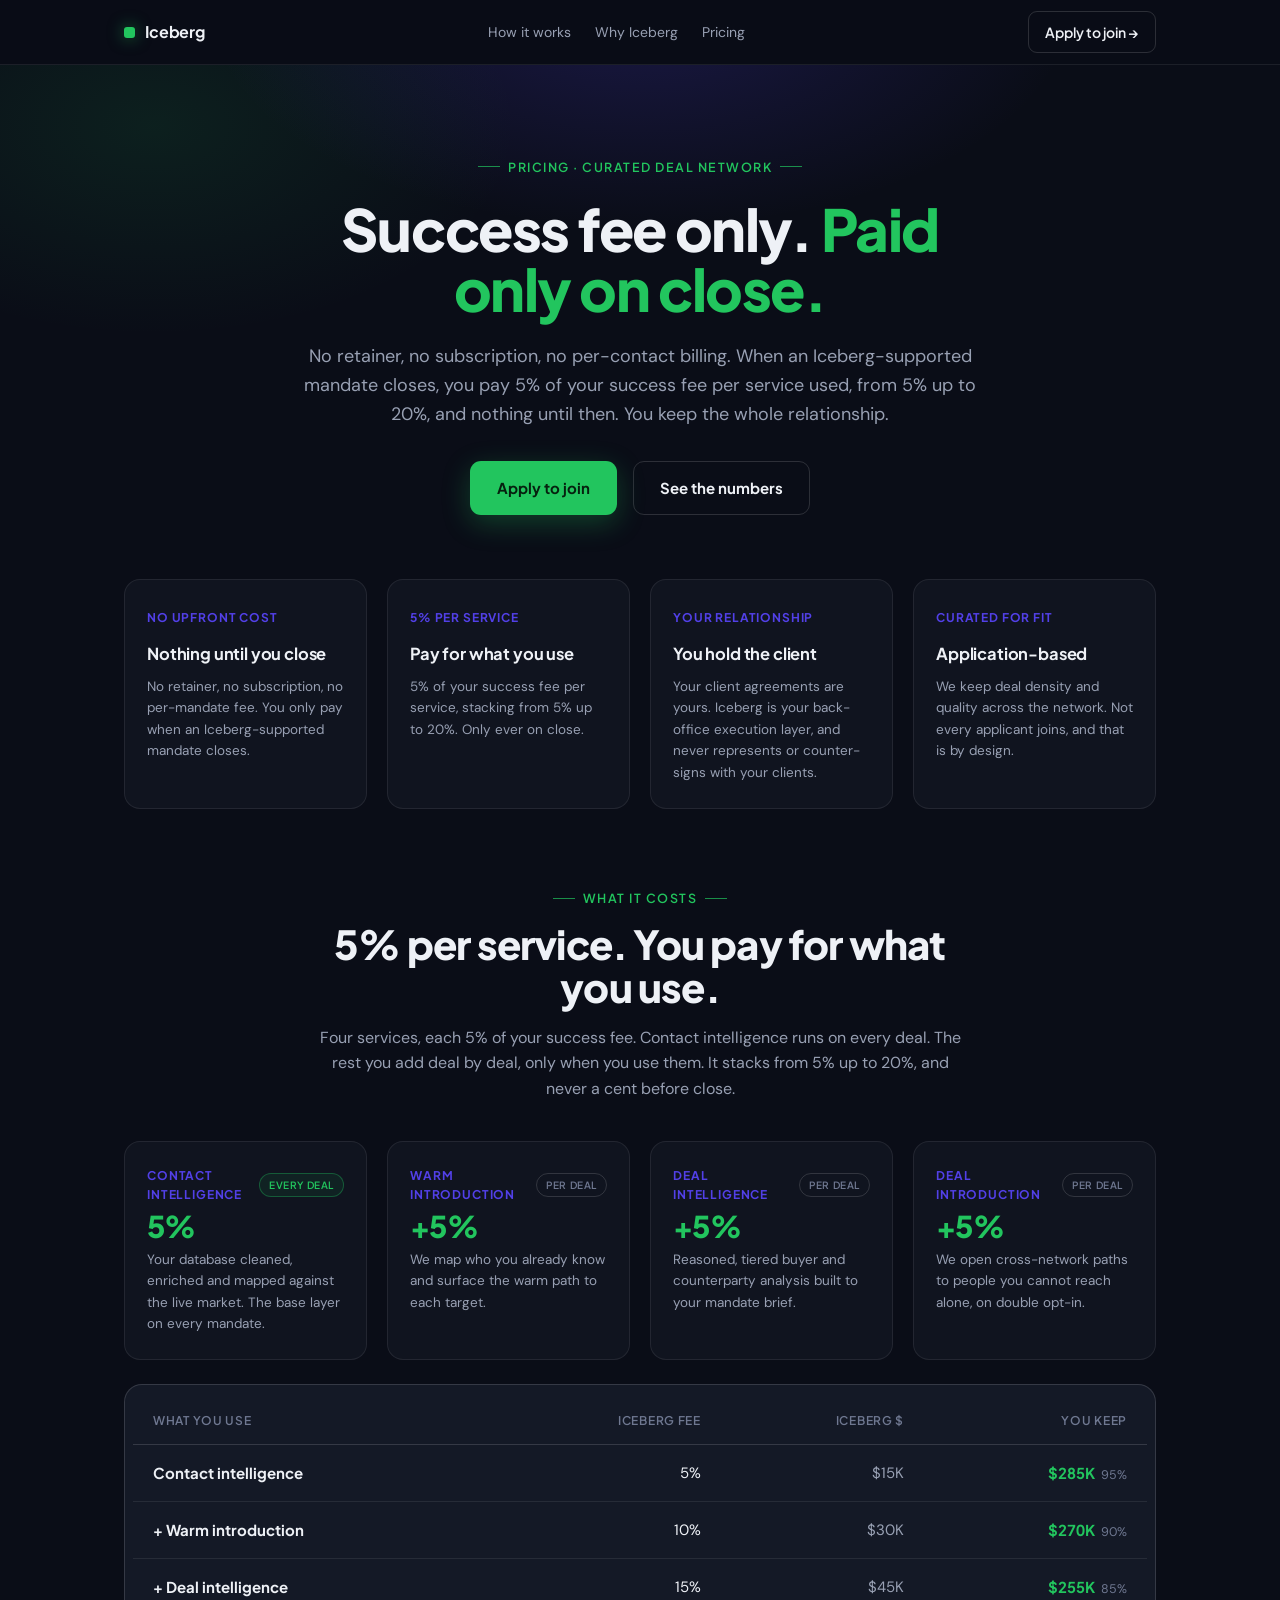
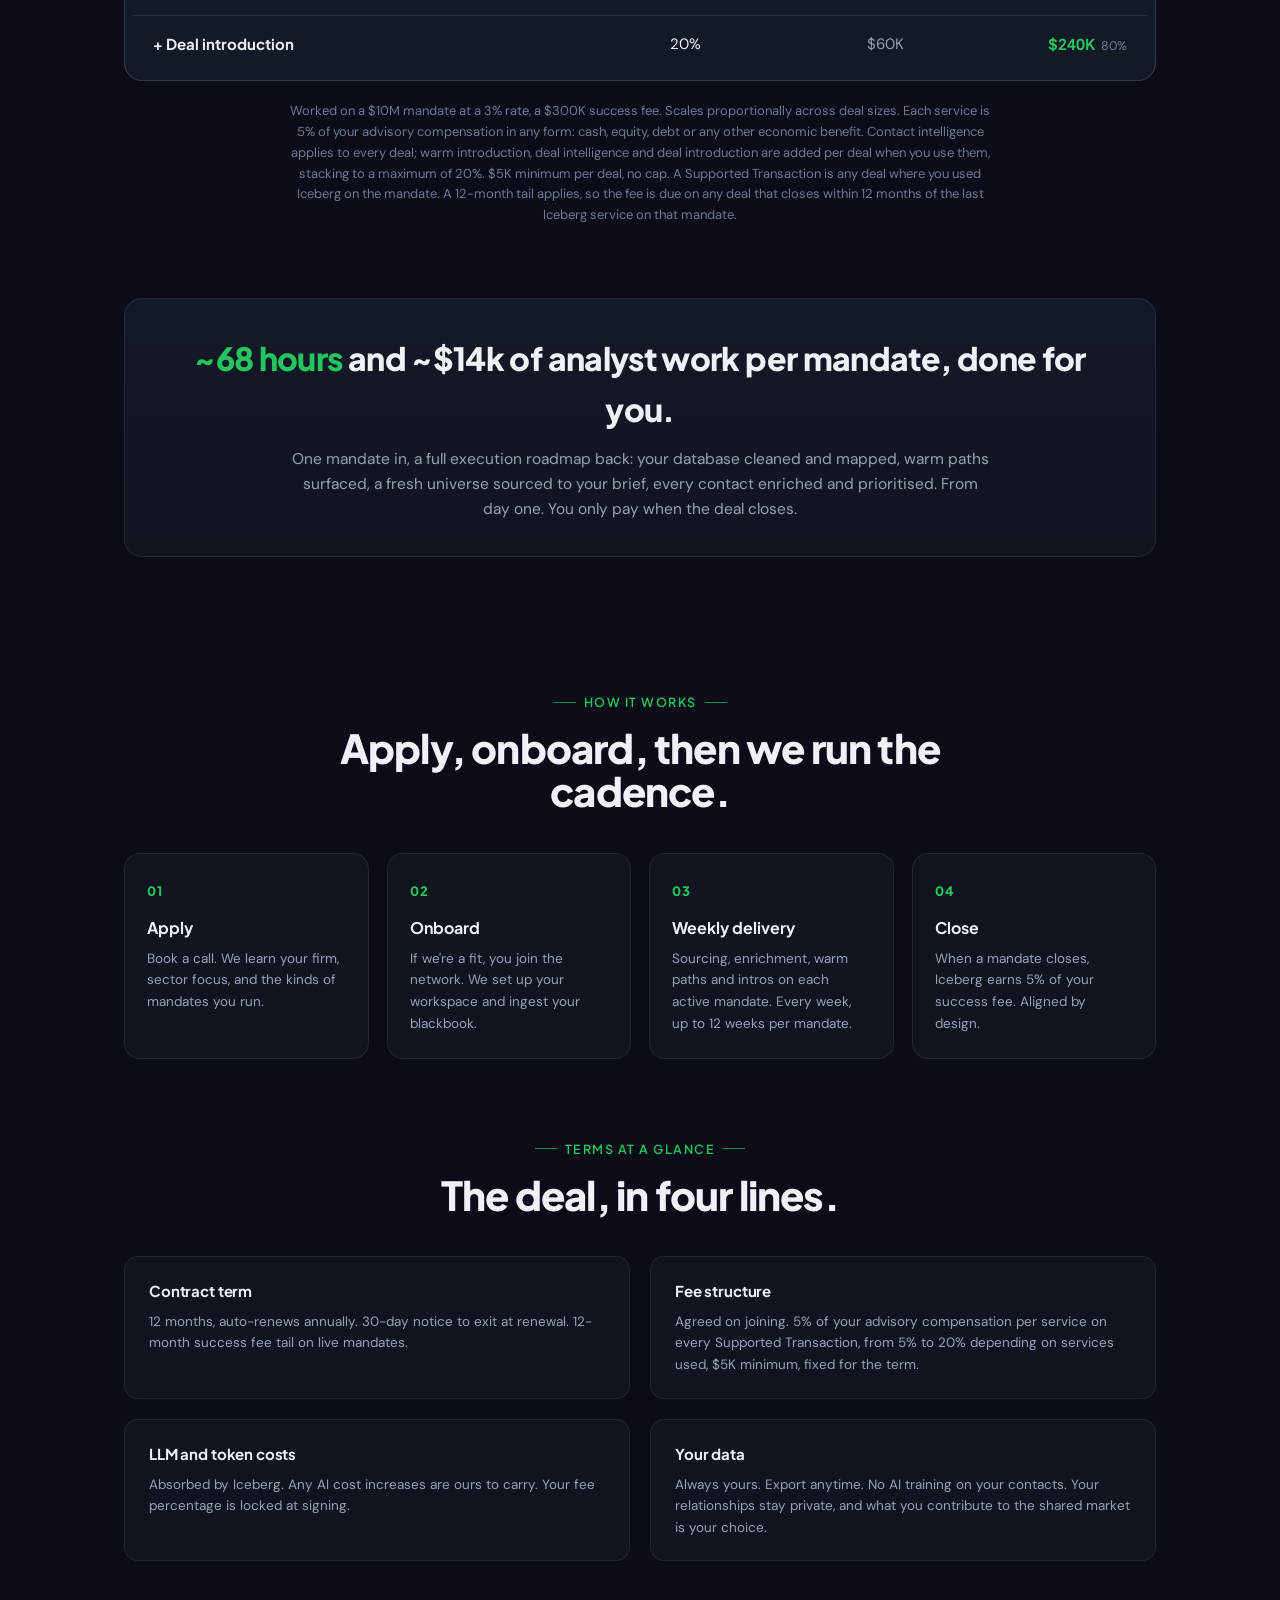
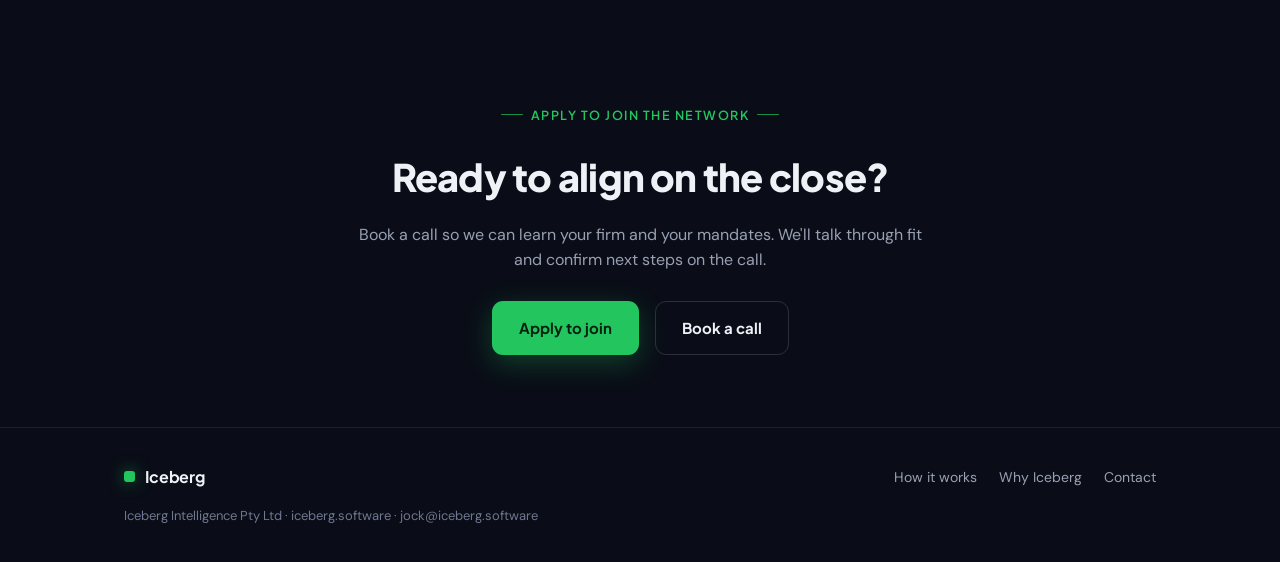
<file: pricing.html>
<!DOCTYPE html>
<html lang="en">
<head>
<meta charset="UTF-8">
<meta name="viewport" content="width=device-width, initial-scale=1.0">
<title>Pricing · Iceberg</title>
<meta name="description" content="Success fee only. 5% of your success fee, paid only on close. No retainer, no subscription, no per-contact billing. You keep 95% and the whole relationship.">
<link rel="preconnect" href="https://fonts.googleapis.com">
<link rel="preconnect" href="https://fonts.gstatic.com" crossorigin>
<link href="https://fonts.googleapis.com/css2?family=Plus+Jakarta+Sans:wght@400;500;600;700;800&family=DM+Sans:opsz,wght@9..40,400;9..40,500&display=swap" rel="stylesheet">
<style>
  :root{
    --navy:#0a0d17;--navy-2:#10141f;--panel:#141926;
    --line:rgba(255,255,255,.08);--line-strong:rgba(255,255,255,.14);
    --ink:#eef1f6;--muted:#98a0b3;--muted-2:#6f7891;
    --green:#22c55e;--purple:#5240E8;
    --display:'Plus Jakarta Sans',system-ui,sans-serif;--body:'DM Sans',system-ui,sans-serif;
  }
  *{box-sizing:border-box;margin:0;padding:0}
  html{scroll-behavior:smooth}
  body{background:var(--navy);color:var(--ink);font-family:var(--body);line-height:1.6;-webkit-font-smoothing:antialiased;overflow-x:hidden}
  a{color:inherit;text-decoration:none}
  .wrap{max-width:1080px;margin:0 auto;padding:0 24px}

  /* nav */
  nav{position:sticky;top:0;z-index:50;background:rgba(10,13,23,.72);backdrop-filter:blur(12px);border-bottom:1px solid var(--line)}
  .nav-in{display:flex;align-items:center;justify-content:space-between;height:64px;gap:24px}
  .brand{display:flex;align-items:center;gap:10px;font-family:var(--display);font-weight:700;letter-spacing:-.01em}
  .brand .dot{width:11px;height:11px;border-radius:3px;background:var(--green);box-shadow:0 0 16px rgba(34,197,94,.55)}
  .nav-links{display:flex;gap:24px;font-size:14px;color:var(--muted)}
  .nav-links a:hover{color:var(--ink)}
  .nav-cta{font-family:var(--display);font-weight:600;font-size:14px;padding:9px 16px;border-radius:9px;border:1px solid var(--line-strong);color:var(--ink);transition:border-color .2s,background .2s}
  .nav-cta:hover{border-color:var(--green);background:rgba(34,197,94,.08)}
  @media (max-width:760px){.nav-links{display:none}}

  /* hero */
  .hero{position:relative;padding:84px 0 56px;text-align:center}
  .hero::before{content:"";position:absolute;inset:0;z-index:0;pointer-events:none;background:radial-gradient(620px 320px at 50% -12%, rgba(82,64,232,.22), transparent 70%),radial-gradient(520px 300px at 12% 12%, rgba(34,197,94,.10), transparent 70%)}
  .hero-in{position:relative;z-index:1;max-width:760px;margin:0 auto}
  .eyebrow{display:inline-flex;align-items:center;gap:8px;font-family:var(--display);font-weight:600;font-size:12.5px;letter-spacing:.12em;text-transform:uppercase;color:var(--green);margin-bottom:22px}
  .eyebrow::before,.eyebrow::after{content:"";width:22px;height:1px;background:var(--green);opacity:.7}
  h1{font-family:var(--display);font-weight:800;letter-spacing:-.025em;line-height:1.05;font-size:clamp(36px,5.4vw,58px);margin-bottom:22px}
  h1 .hl{color:var(--green)}
  .lede{font-size:18px;color:var(--muted);max-width:56ch;margin:0 auto 32px}
  .cta-row{display:flex;align-items:center;justify-content:center;gap:16px;flex-wrap:wrap}
  .btn{font-family:var(--display);font-weight:700;font-size:15px;padding:14px 26px;border-radius:11px;border:1px solid transparent;background:var(--green);color:#06210f;cursor:pointer;transition:transform .15s,box-shadow .2s;box-shadow:0 8px 28px rgba(34,197,94,.28)}
  .btn:hover{transform:translateY(-1px);box-shadow:0 12px 34px rgba(34,197,94,.4)}
  .btn-ghost{background:transparent;color:var(--ink);border:1px solid var(--line-strong);box-shadow:none}
  .btn-ghost:hover{border-color:var(--green);box-shadow:none}

  /* pillars */
  .section{padding:64px 0}
  .pillars{display:grid;grid-template-columns:repeat(4,1fr);gap:20px}
  .pillar{background:var(--navy-2);border:1px solid var(--line);border-radius:16px;padding:24px 22px}
  .pillar .mk{font-family:var(--display);font-weight:700;font-size:12px;letter-spacing:.07em;text-transform:uppercase;color:var(--purple)}
  .pillar h3{font-family:var(--display);font-weight:700;font-size:16.5px;margin:12px 0 8px;letter-spacing:-.01em}
  .pillar p{font-size:13.5px;color:var(--muted)}
  .pillar .fee-row{display:flex;align-items:center;justify-content:space-between;gap:8px;margin-bottom:4px}
  .fee-badge{font-family:var(--display);font-weight:600;font-size:10px;letter-spacing:.06em;text-transform:uppercase;color:var(--muted-2);border:1px solid var(--line-strong);border-radius:999px;padding:3px 9px;white-space:nowrap}
  .fee-badge.base{color:var(--green);border-color:rgba(34,197,94,.35);background:rgba(34,197,94,.08)}
  .svc .svc-fee{font-family:var(--display);font-weight:800;font-size:30px;letter-spacing:-.02em;color:var(--green);margin:6px 0 8px;line-height:1}

  /* pricing table */
  .sec-head{text-align:center;max-width:60ch;margin:0 auto 40px}
  .sec-head .eyebrow{margin-bottom:14px}
  .sec-head h2{font-family:var(--display);font-weight:800;font-size:clamp(28px,3.8vw,40px);letter-spacing:-.02em;line-height:1.08}
  .sec-head p{font-size:16px;color:var(--muted);margin-top:16px}
  .table-card{background:var(--panel);border:1px solid var(--line-strong);border-radius:18px;padding:8px;overflow:hidden}
  .table-scroll{overflow-x:auto}
  table{width:100%;border-collapse:collapse;min-width:620px}
  thead th{font-family:var(--display);font-weight:600;font-size:12px;letter-spacing:.06em;text-transform:uppercase;color:var(--muted-2);text-align:right;padding:18px 20px 14px;border-bottom:1px solid var(--line-strong)}
  thead th:first-child{text-align:left}
  tbody td{font-size:15px;padding:16px 20px;text-align:right;border-bottom:1px solid var(--line);font-variant-numeric:tabular-nums}
  tbody td:first-child{text-align:left;font-family:var(--display);font-weight:700;color:var(--ink)}
  tbody tr:last-child td{border-bottom:none}
  tbody tr:hover td{background:rgba(255,255,255,.02)}
  .col-keep{color:var(--green);font-family:var(--display);font-weight:700}
  .col-keep .pct{color:var(--muted-2);font-family:var(--body);font-weight:400;font-size:12.5px;margin-left:6px}
  .iceberg-col{color:var(--muted)}
  .fineprint{font-size:13px;color:var(--muted-2);margin-top:20px;max-width:80ch;margin-left:auto;margin-right:auto;text-align:center}

  /* value line */
  .value-band{background:linear-gradient(180deg,var(--panel),var(--navy-2));border:1px solid var(--line);border-radius:18px;padding:34px 36px;text-align:center}
  .value-band .big{font-family:var(--display);font-weight:800;font-size:clamp(24px,3vw,32px);letter-spacing:-.02em}
  .value-band .big .hl{color:var(--green)}
  .value-band p{font-size:15.5px;color:var(--muted);margin-top:12px;max-width:64ch;margin-left:auto;margin-right:auto}

  /* how it works */
  .steps{display:grid;grid-template-columns:repeat(4,1fr);gap:18px}
  .step{background:var(--navy-2);border:1px solid var(--line);border-radius:16px;padding:24px 22px;transition:border-color .2s,transform .2s}
  .step:hover{border-color:var(--line-strong);transform:translateY(-3px)}
  .step .num{font-family:var(--display);font-weight:800;font-size:13px;color:var(--green);letter-spacing:.08em}
  .step h4{font-family:var(--display);font-weight:700;font-size:16px;margin:12px 0 7px}
  .step p{font-size:13.5px;color:var(--muted)}

  /* terms */
  .terms{display:grid;grid-template-columns:repeat(2,1fr);gap:20px}
  .term{border:1px solid var(--line);border-radius:14px;padding:22px 24px;background:var(--navy-2)}
  .term h4{font-family:var(--display);font-weight:700;font-size:15px;margin-bottom:8px;letter-spacing:-.01em}
  .term h4 span{color:var(--green)}
  .term p{font-size:13.5px;color:var(--muted)}

  /* cta */
  .cta-final{text-align:center;padding:72px 0}
  .cta-final h2{font-family:var(--display);font-weight:800;font-size:clamp(28px,3.6vw,38px);letter-spacing:-.02em;margin-bottom:14px}
  .cta-final p{font-size:16px;color:var(--muted);max-width:52ch;margin:0 auto 28px}

  /* footer */
  footer{border-top:1px solid var(--line);padding:36px 0}
  .foot-in{display:flex;align-items:center;justify-content:space-between;gap:20px;flex-wrap:wrap}
  .foot-in .brand{font-size:16px}
  .foot-links{display:flex;gap:22px;font-size:14px;color:var(--muted)}
  .foot-links a:hover{color:var(--green)}
  .foot-copy{font-size:13px;color:var(--muted-2);margin-top:16px}

  @media (max-width:860px){
    .pillars{grid-template-columns:1fr 1fr}
    .steps{grid-template-columns:1fr 1fr}
    .terms{grid-template-columns:1fr}
  }
  @media (max-width:480px){
    .pillars{grid-template-columns:1fr}
    .steps{grid-template-columns:1fr}
    .hero{padding:60px 0 44px}
  }
  @media (prefers-reduced-motion:reduce){*{animation:none!important;transition:none!important;scroll-behavior:auto!important}}
</style>
</head>
<body>

<nav>
  <div class="wrap nav-in">
    <a class="brand" href="index.html"><span class="dot"></span>Iceberg</a>
    <div class="nav-links">
      <a href="how-it-works.html">How it works</a>
      <a href="why-iceberg.html">Why Iceberg</a>
      <a href="pricing.html">Pricing</a>
    </div>
    <a class="nav-cta" href="https://concierge.iceberg.software/auth/signup">Apply to join →</a>
  </div>
</nav>

<header class="hero">
  <div class="wrap hero-in">
    <span class="eyebrow">Pricing · Curated Deal Network</span>
    <h1>Success fee only. <span class="hl">Paid only on close.</span></h1>
    <p class="lede">No retainer, no subscription, no per-contact billing. When an Iceberg-supported mandate closes, you pay 5% of your success fee per service used, from 5% up to 20%, and nothing until then. You keep the whole relationship.</p>
    <div class="cta-row">
      <a class="btn" href="https://concierge.iceberg.software/auth/signup">Apply to join</a>
      <a class="btn btn-ghost" href="#numbers">See the numbers</a>
    </div>
  </div>
</header>

<section class="section" style="padding-top:8px">
  <div class="wrap pillars">
    <div class="pillar">
      <span class="mk">No upfront cost</span>
      <h3>Nothing until you close</h3>
      <p>No retainer, no subscription, no per-mandate fee. You only pay when an Iceberg-supported mandate closes.</p>
    </div>
    <div class="pillar">
      <span class="mk">5% per service</span>
      <h3>Pay for what you use</h3>
      <p>5% of your success fee per service, stacking from 5% up to 20%. Only ever on close.</p>
    </div>
    <div class="pillar">
      <span class="mk">Your relationship</span>
      <h3>You hold the client</h3>
      <p>Your client agreements are yours. Iceberg is your back-office execution layer, and never represents or counter-signs with your clients.</p>
    </div>
    <div class="pillar">
      <span class="mk">Curated for fit</span>
      <h3>Application-based</h3>
      <p>We keep deal density and quality across the network. Not every applicant joins, and that is by design.</p>
    </div>
  </div>
</section>

<section class="section" id="numbers" style="padding-top:8px">
  <div class="wrap">
    <div class="sec-head">
      <span class="eyebrow">What it costs</span>
      <h2>5% per service. You pay for what you use.</h2>
      <p>Four services, each 5% of your success fee. Contact intelligence runs on every deal. The rest you add deal by deal, only when you use them. It stacks from 5% up to 20%, and never a cent before close.</p>
    </div>
    <div class="pillars" style="margin-bottom:24px">
      <div class="pillar svc">
        <div class="fee-row"><span class="mk">Contact intelligence</span><span class="fee-badge base">Every deal</span></div>
        <div class="svc-fee">5%</div>
        <p>Your database cleaned, enriched and mapped against the live market. The base layer on every mandate.</p>
      </div>
      <div class="pillar svc">
        <div class="fee-row"><span class="mk">Warm introduction</span><span class="fee-badge">Per deal</span></div>
        <div class="svc-fee">+5%</div>
        <p>We map who you already know and surface the warm path to each target.</p>
      </div>
      <div class="pillar svc">
        <div class="fee-row"><span class="mk">Deal intelligence</span><span class="fee-badge">Per deal</span></div>
        <div class="svc-fee">+5%</div>
        <p>Reasoned, tiered buyer and counterparty analysis built to your mandate brief.</p>
      </div>
      <div class="pillar svc">
        <div class="fee-row"><span class="mk">Deal introduction</span><span class="fee-badge">Per deal</span></div>
        <div class="svc-fee">+5%</div>
        <p>We open cross-network paths to people you cannot reach alone, on double opt-in.</p>
      </div>
    </div>
    <div class="table-card">
      <div class="table-scroll">
        <table>
          <thead>
            <tr>
              <th>What you use</th>
              <th>Iceberg fee</th>
              <th>Iceberg $</th>
              <th>You keep</th>
            </tr>
          </thead>
          <tbody>
            <tr>
              <td>Contact intelligence</td><td>5%</td><td class="iceberg-col">$15K</td>
              <td class="col-keep">$285K<span class="pct">95%</span></td>
            </tr>
            <tr>
              <td>+ Warm introduction</td><td>10%</td><td class="iceberg-col">$30K</td>
              <td class="col-keep">$270K<span class="pct">90%</span></td>
            </tr>
            <tr>
              <td>+ Deal intelligence</td><td>15%</td><td class="iceberg-col">$45K</td>
              <td class="col-keep">$255K<span class="pct">85%</span></td>
            </tr>
            <tr>
              <td>+ Deal introduction</td><td>20%</td><td class="iceberg-col">$60K</td>
              <td class="col-keep">$240K<span class="pct">80%</span></td>
            </tr>
          </tbody>
        </table>
      </div>
    </div>
    <p class="fineprint">Worked on a $10M mandate at a 3% rate, a $300K success fee. Scales proportionally across deal sizes. Each service is 5% of your advisory compensation in any form: cash, equity, debt or any other economic benefit. Contact intelligence applies to every deal; warm introduction, deal intelligence and deal introduction are added per deal when you use them, stacking to a maximum of 20%. $5K minimum per deal, no cap. A Supported Transaction is any deal where you used Iceberg on the mandate. A 12-month tail applies, so the fee is due on any deal that closes within 12 months of the last Iceberg service on that mandate.</p>
  </div>
</section>

<section class="section" style="padding-top:8px">
  <div class="wrap">
    <div class="value-band">
      <div class="big"><span class="hl">~68 hours</span> and ~$14k of analyst work per mandate, done for you.</div>
      <p>One mandate in, a full execution roadmap back: your database cleaned and mapped, warm paths surfaced, a fresh universe sourced to your brief, every contact enriched and prioritised. From day one. You only pay when the deal closes.</p>
    </div>
  </div>
</section>

<section class="section">
  <div class="wrap">
    <div class="sec-head">
      <span class="eyebrow">How it works</span>
      <h2>Apply, onboard, then we run the cadence.</h2>
    </div>
    <div class="steps">
      <div class="step">
        <span class="num">01</span>
        <h4>Apply</h4>
        <p>Book a call. We learn your firm, sector focus, and the kinds of mandates you run.</p>
      </div>
      <div class="step">
        <span class="num">02</span>
        <h4>Onboard</h4>
        <p>If we're a fit, you join the network. We set up your workspace and ingest your blackbook.</p>
      </div>
      <div class="step">
        <span class="num">03</span>
        <h4>Weekly delivery</h4>
        <p>Sourcing, enrichment, warm paths and intros on each active mandate. Every week, up to 12 weeks per mandate.</p>
      </div>
      <div class="step">
        <span class="num">04</span>
        <h4>Close</h4>
        <p>When a mandate closes, Iceberg earns 5% of your success fee. Aligned by design.</p>
      </div>
    </div>
  </div>
</section>

<section class="section" style="padding-top:8px">
  <div class="wrap">
    <div class="sec-head">
      <span class="eyebrow">Terms at a glance</span>
      <h2>The deal, in four lines.</h2>
    </div>
    <div class="terms">
      <div class="term">
        <h4>Contract term</h4>
        <p>12 months, auto-renews annually. 30-day notice to exit at renewal. 12-month success fee tail on live mandates.</p>
      </div>
      <div class="term">
        <h4>Fee structure</h4>
        <p>Agreed on joining. 5% of your advisory compensation per service on every Supported Transaction, from 5% to 20% depending on services used, $5K minimum, fixed for the term.</p>
      </div>
      <div class="term">
        <h4>LLM and token costs</h4>
        <p>Absorbed by Iceberg. Any AI cost increases are ours to carry. Your fee percentage is locked at signing.</p>
      </div>
      <div class="term">
        <h4>Your data</h4>
        <p>Always yours. Export anytime. No AI training on your contacts. Your relationships stay private, and what you contribute to the shared market is your choice.</p>
      </div>
    </div>
  </div>
</section>

<section class="cta-final">
  <div class="wrap">
    <span class="eyebrow">Apply to join the network</span>
    <h2>Ready to align on the close?</h2>
    <p>Book a call so we can learn your firm and your mandates. We'll talk through fit and confirm next steps on the call.</p>
    <div class="cta-row">
      <a class="btn" href="https://concierge.iceberg.software/auth/signup">Apply to join</a>
      <a class="btn btn-ghost" href="https://meetings.hubspot.com/jfairweather">Book a call</a>
    </div>
  </div>
</section>

<footer>
  <div class="wrap">
    <div class="foot-in">
      <a class="brand" href="index.html"><span class="dot"></span>Iceberg</a>
      <div class="foot-links">
        <a href="how-it-works.html">How it works</a>
        <a href="why-iceberg.html">Why Iceberg</a>
        <a href="mailto:jock@iceberg.software">Contact</a>
      </div>
    </div>
    <p class="foot-copy">Iceberg Intelligence Pty Ltd · iceberg.software · jock@iceberg.software</p>
  </div>
</footer>

</body>
</html>
</file>
